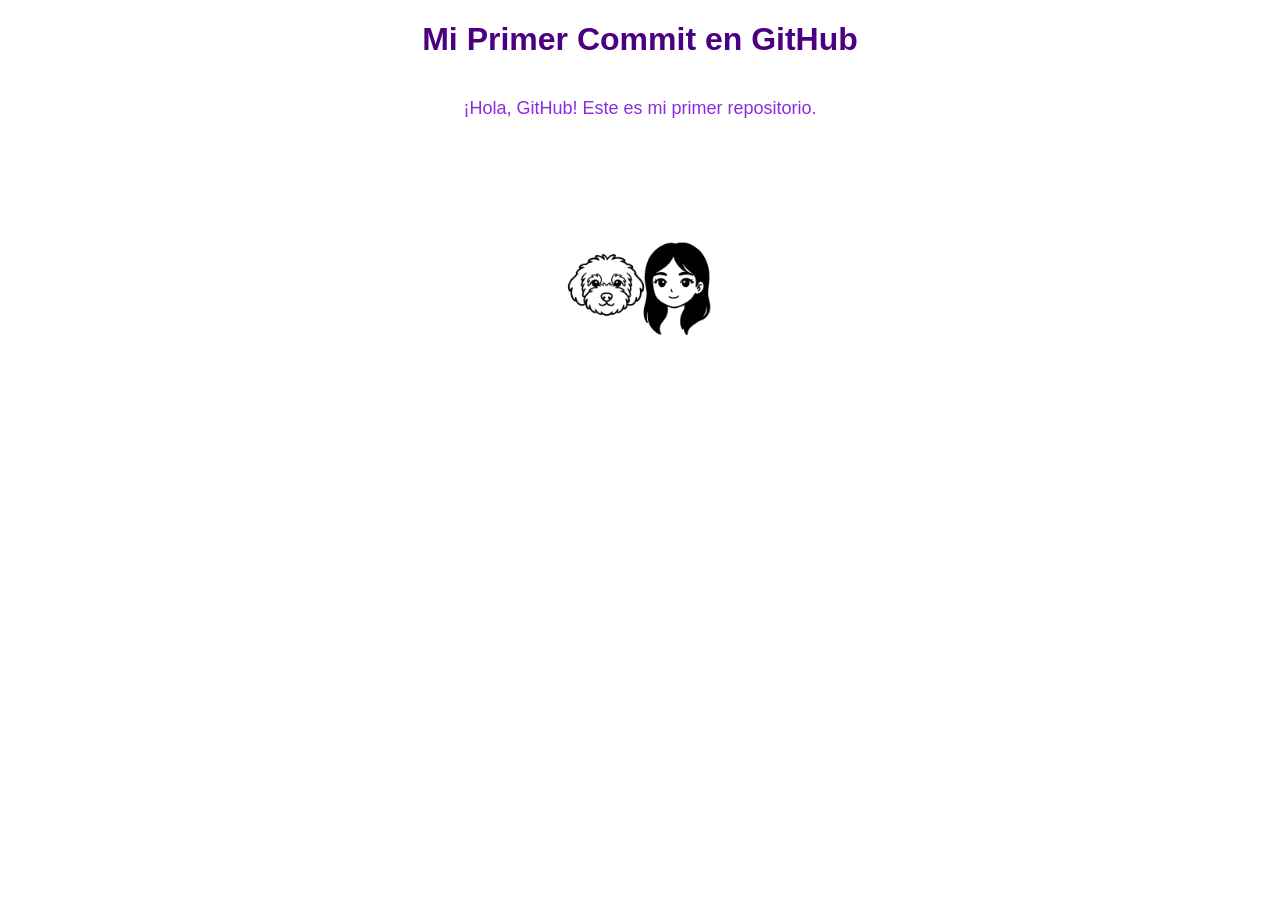
<file: 01-mi-primer-commit/index.html>
<!DOCTYPE html>
<html>
<head>
<title>Mi primer commit</title>

<style>
body{
    background-color: white;
    font-family: Arial;
    text-align: center;
}

h1{
    color:#4b0082;
}

p{
    font-size:18px;
    color:#8a2be2;
}

.contenedor{
    display:flex;
    flex-direction:column;
    align-items:center;
}

img{
    width:150px;
    border-radius:50%;
    margin-top:20px;
}
</style>

</head>

<body>

<h1>Mi Primer Commit en GitHub</h1>

<div class="contenedor">

<p>¡Hola, GitHub! Este es mi primer repositorio.</p>

<img src="karla_cruz.jpg" alt="Imagen no encontrada">

</div>

</body>
</html>
</file>
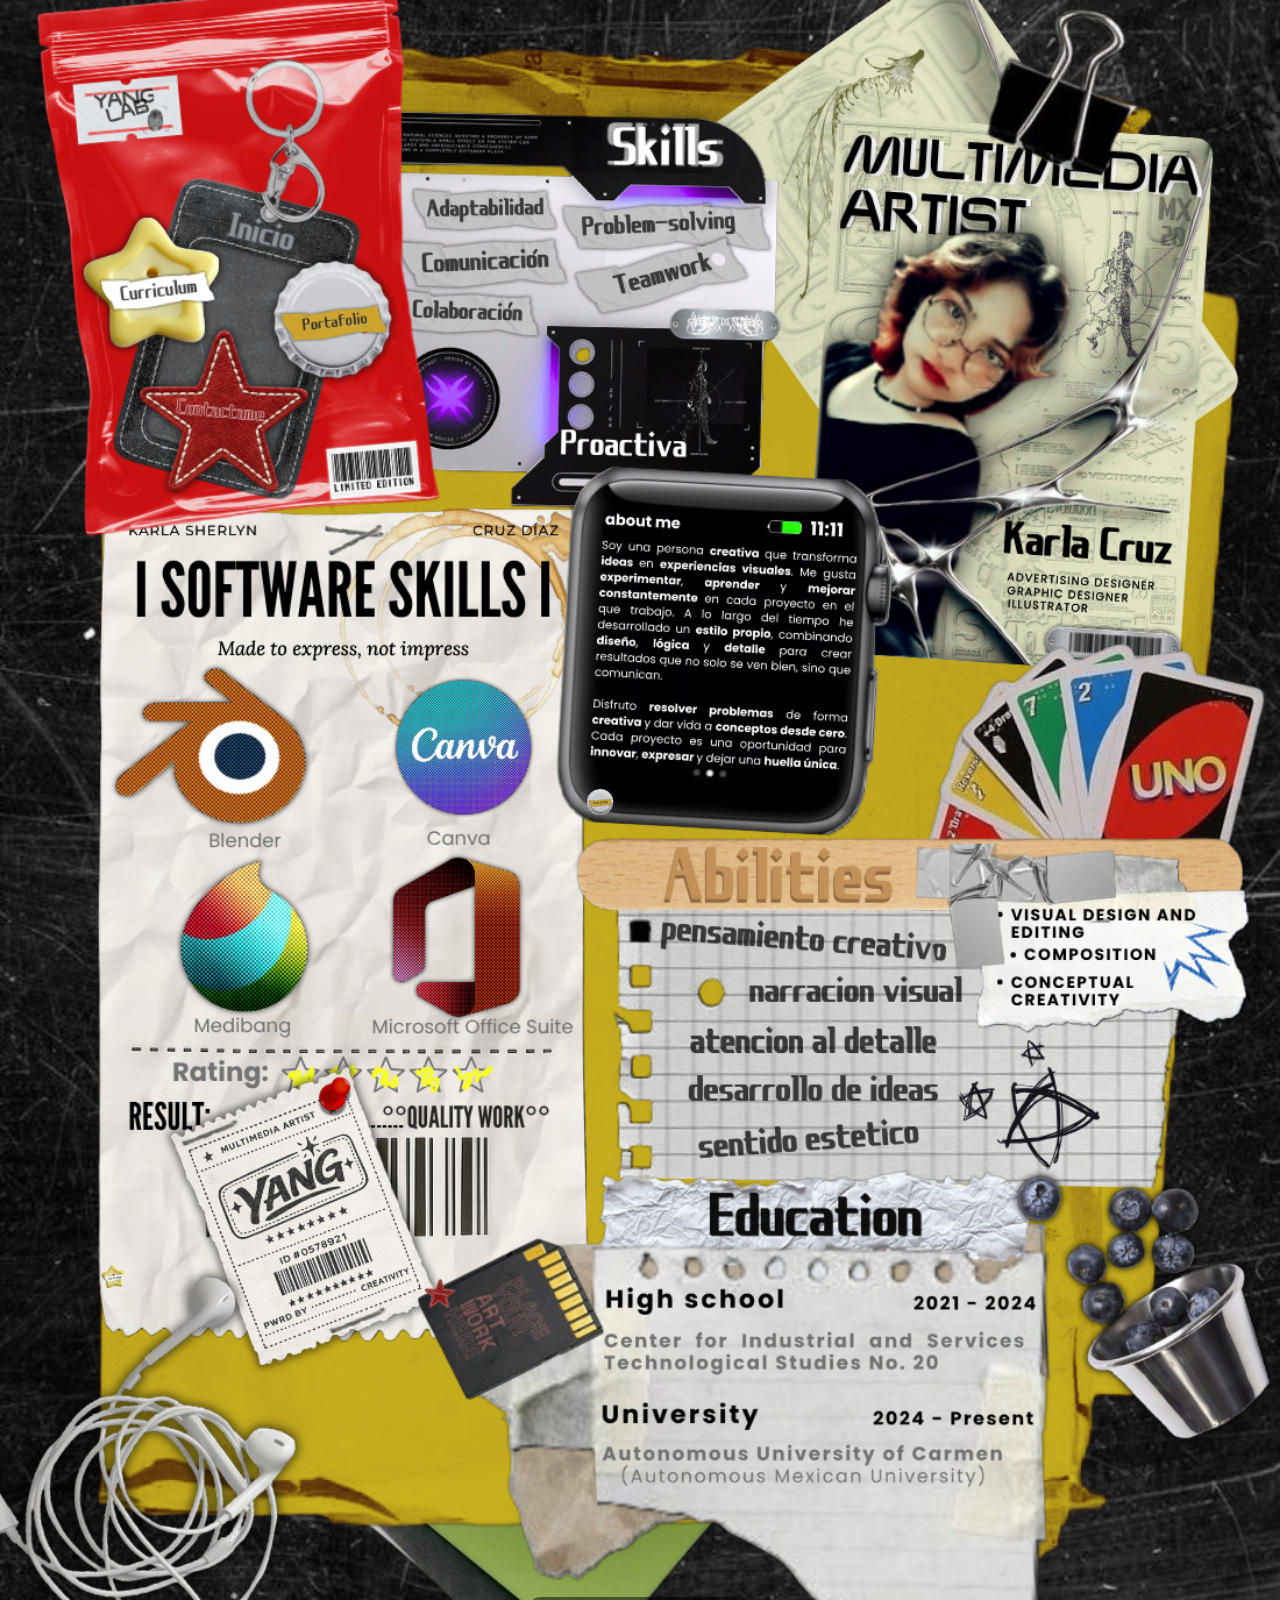
<file: 03-maquetacion-cv/index.html>
<!DOCTYPE html>
<html lang="es">
<head>
<meta charset="UTF-8">
<meta name="viewport" content="width=device-width, initial-scale=1.0">
<title>Karla Sherlyn · Curriculum Vitae</title>

<link rel="icon" type="image/svg+xml" href="data:image/svg+xml, 
<svg xmlns='http://www.w3.org/2000/svg' viewBox='0 0 100 100'> 
<text y='.9em' font-size='90'>🦖</text> </svg>">

<style>
*{margin:0;padding:0;box-sizing:border-box;}

body{
    background:#000;
    overflow-x:hidden;
}

/* CONTENEDOR */
.fullscreen-container{
    position:relative;
    min-height:100vh;
}

/* FONDO */
.fullscreen-img{
    width:100%;
    display:block;
    pointer-events:none;
}

/* CAPA */
.scrapbook-layer{
    position:absolute;
    top:0;
    left:0;
    width:100%;
    height:100%;
}

/* ELEMENTOS */
.scrap-item{
    position:absolute;
    cursor:grab;
    transition: outline 0.1s ease;
}

.scrap-item:active{
    cursor:grabbing;
}

.scrap-item img{
    width:100%;
    display:block;
    pointer-events:auto;
}

/* HANDLE DE REDIMENSIÓN */
.resize-handle{
    position:absolute;
    width:16px;
    height:16px;
    background:#ff4d6d;
    border-radius:50%;
    bottom:-8px;
    right:-8px;
    cursor:nwse-resize;
    z-index:999;
    border:2px solid white;
    box-shadow:0 0 4px rgba(0,0,0,0.5);
}

/* HANDLE PARA ROTACIÓN */
.rotate-handle{
    position:absolute;
    width:16px;
    height:16px;
    background:#4d9eff;
    border-radius:50%;
    top:-8px;
    left:-8px;
    cursor:grab;
    z-index:999;
    border:2px solid white;
    box-shadow:0 0 4px rgba(0,0,0,0.5);
}

.rotate-handle:active{
    cursor:grabbing;
}

/* WATERMARK */
.watermark{
    position:absolute;
    bottom:10px;
    left:50%;
    transform:translateX(-50%);
    color:white;
    font-size:12px;
    font-family:'Segoe UI',system-ui;
    background:rgba(0,0,0,0.5);
    padding:4px 12px;
    border-radius:20px;
    pointer-events:none;
    z-index:20;
}

/* TOOLTIP */
.scrap-item::after {
    content: "🔧";
    position: absolute;
    top: -20px;
    left: 50%;
    transform: translateX(-50%);
    font-size: 12px;
    background: rgba(0,0,0,0.7);
    color: white;
    padding: 2px 6px;
    border-radius: 10px;
    opacity: 0;
    transition: opacity 0.2s;
    pointer-events: none;
    white-space: nowrap;
}

.scrap-item:hover::after {
    opacity: 0.7;
    content: " Doble clic para acción | Arrastra para mover";
}
</style>
</head>

<body>

<div class="fullscreen-container">
    <img src="img/fondo.png" class="fullscreen-img">

    <div class="scrapbook-layer">

        <div class="watermark">
            © 2026 Karla Cruz | YANG´S LAB
        </div>

        <!-- Botón portafolio -->
        <div class="scrap-item" style="top:45%; left:41%; width:22%; transform:rotate(1deg); z-index:100;">
            <img src="img/Boton_portafolio.png">
        </div>

        <!-- Botón curriculum -->
        <div class="scrap-item" style="top:75%; left:7%; width:18%; transform:rotate(-2deg);">
            <img src="img/Boton_curriculum.png">
        </div>

        <!-- Botón contactame -->
        <div class="scrap-item" style="top:75%; left:31%; width:18%; transform:rotate(2deg);">
            <img src="img/Boton_contactame.png">
        </div>

    </div>
</div>

<script>
// ===== FUNCIONES PRINCIPALES =====
function descargarCV() {
    console.log("📄 Descargando CV...");
    const link = document.createElement('a');
    link.href = "docs/Karla_Cruz_CV.pdf";
    link.download = "Karla_Cruz_CV.pdf";
    link.style.display = 'none';
    document.body.appendChild(link);
    link.click();
    setTimeout(() => document.body.removeChild(link), 100);
}

function irContacto() {
    console.log("📧 Navegando a contactame.html");
    window.location.href = "contactame.html";
}

function irPortafolio() {
    console.log("🎨 Navegando a portafolio.html");
    window.location.href = "portafolio/portafolio.html";
}

// ===== VARIABLES =====
let selected = null;
let isDragging = false;
let isResizing = false;
let isRotating = false;
let startX, startY, startLeft, startTop, startWidth;
let startAngle = 0;
let currentAngle = 0;

// ===== GUARDAR =====
function savePositions(){
    const data = [];
    document.querySelectorAll('.scrap-item').forEach(el => {
        data.push({
            top: el.style.top,
            left: el.style.left,
            width: el.style.width,
            transform: el.style.transform
        });
    });
    localStorage.setItem("layout", JSON.stringify(data));
    console.log("💾 Posiciones guardadas");
}

// ===== CARGAR =====
function loadPositions(){
    const data = JSON.parse(localStorage.getItem("layout"));
    if(!data) return;

    document.querySelectorAll('.scrap-item').forEach((el, i) => {
        if(data[i]){
            el.style.top = data[i].top;
            el.style.left = data[i].left;
            el.style.width = data[i].width;
            if(data[i].transform) el.style.transform = data[i].transform;
        }
    });
    console.log("📂 Posiciones cargadas");
}

// ===== INTERACCIONES =====
function createHandles(el){
    el.querySelectorAll('.resize-handle, .rotate-handle').forEach(h => h.remove());

    const resizeHandle = document.createElement("div");
    resizeHandle.className = "resize-handle";
    el.appendChild(resizeHandle);

    const rotateHandle = document.createElement("div");
    rotateHandle.className = "rotate-handle";
    el.appendChild(rotateHandle);

    resizeHandle.onmousedown = (e) => {
        e.stopPropagation();
        isResizing = true;
        startX = e.clientX;
        startWidth = el.offsetWidth;
        document.onmousemove = resize;
        document.onmouseup = stop;
    };

    rotateHandle.onmousedown = (e) => {
        e.stopPropagation();
        isRotating = true;

        const rect = el.getBoundingClientRect();
        const centerX = rect.left + rect.width / 2;
        const centerY = rect.top + rect.height / 2;

        startAngle = Math.atan2(e.clientY - centerY, e.clientX - centerX) * 180 / Math.PI;

        const match = el.style.transform.match(/rotate\(([-\d.]+)deg\)/);
        currentAngle = match ? parseFloat(match[1]) : 0;

        document.onmousemove = rotate;
        document.onmouseup = stop;
    };
}

function rotate(e){
    if(!isRotating || !selected) return;

    const rect = selected.getBoundingClientRect();
    const cx = rect.left + rect.width/2;
    const cy = rect.top + rect.height/2;

    const newAngle = Math.atan2(e.clientY - cy, e.clientX - cx) * 180 / Math.PI;
    const diff = newAngle - startAngle;

    selected.style.transform = `rotate(${currentAngle + diff}deg)`;
}

function resize(e){
    if(!isResizing || !selected) return;
    selected.style.width = Math.max(50, startWidth + (e.clientX - startX)) + "px";
}

function startDrag(e, el){
    if(e.target.classList.contains("resize-handle") || e.target.classList.contains("rotate-handle")) return;

    isDragging = true;
    selected = el;

    startX = e.clientX;
    startY = e.clientY;
    startLeft = parseFloat(el.style.left || 0);
    startTop = parseFloat(el.style.top || 0);

    document.onmousemove = drag;
    document.onmouseup = stop;
}

function drag(e){
    if(!isDragging || !selected) return;
    selected.style.left = (startLeft + (e.clientX - startX)) + "px";
    selected.style.top = (startTop + (e.clientY - startY)) + "px";
}

function stop(){
    isDragging = isResizing = isRotating = false;
    document.onmousemove = null;
    document.onmouseup = null;
    savePositions();
}

function selectElement(el){
    if(selected && selected !== el) selected.style.outline = "none";
    selected = el;
    el.style.outline = "2px dashed red";
    createHandles(el);
}

// ===== ASIGNAR EVENTOS A CADA BOTÓN =====
document.querySelectorAll('.scrap-item').forEach(el => {
    const img = el.querySelector('img');
    const imgSrc = img ? img.src.toLowerCase() : '';
    
    console.log("🖼️ Imagen detectada:", imgSrc); // 📌 ESTO TE AYUDARÁ A VER QUÉ NOMBRE TIENE
    
    // Click para seleccionar
    el.addEventListener('click', (e) => {
        e.stopPropagation();
        selectElement(el);
    });
    
    // Doble click para la acción
    el.addEventListener('dblclick', (e) => {
        e.stopPropagation();
        console.log("🔍 Double click en:", imgSrc);
        
        // ✅ CORREGIDO: Buscar 'contactame' en lugar de 'contacto'
        if(imgSrc.includes('curriculum')) {
            descargarCV();
        } else if(imgSrc.includes('contactame')) {
            irContacto();
        } else if(imgSrc.includes('portafolio')) {
            irPortafolio();
        } else {
            console.log("⚠️ No se reconoció la imagen:", imgSrc);
        }
    });
    
    // Arrastrar
    el.addEventListener('mousedown', (e) => startDrag(e, el));
});

// Limpiar selección al hacer clic fuera
document.body.addEventListener('click', () => {
    if(selected){
        selected.style.outline = "none";
        selected = null;
    }
});

// Cargar posiciones guardadas al iniciar
window.onload = () => {
    loadPositions();
    console.log("━━━━━━━━━━━━━━━━━━━━━━━━━━━━━━━━━━━━━━━");
    console.log("✅ Página cargada correctamente");
    console.log("📧 Botón Contacto → contactame.html");
    console.log("📄 Botón Curriculum → Descarga PDF");
    console.log("🎨 Botón Portafolio → portafolio/portafolio.html");
    console.log("━━━━━━━━━━━━━━━━━━━━━━━━━━━━━━━━━━━━━━━");
};
</script>

</body>
</html>
</file>
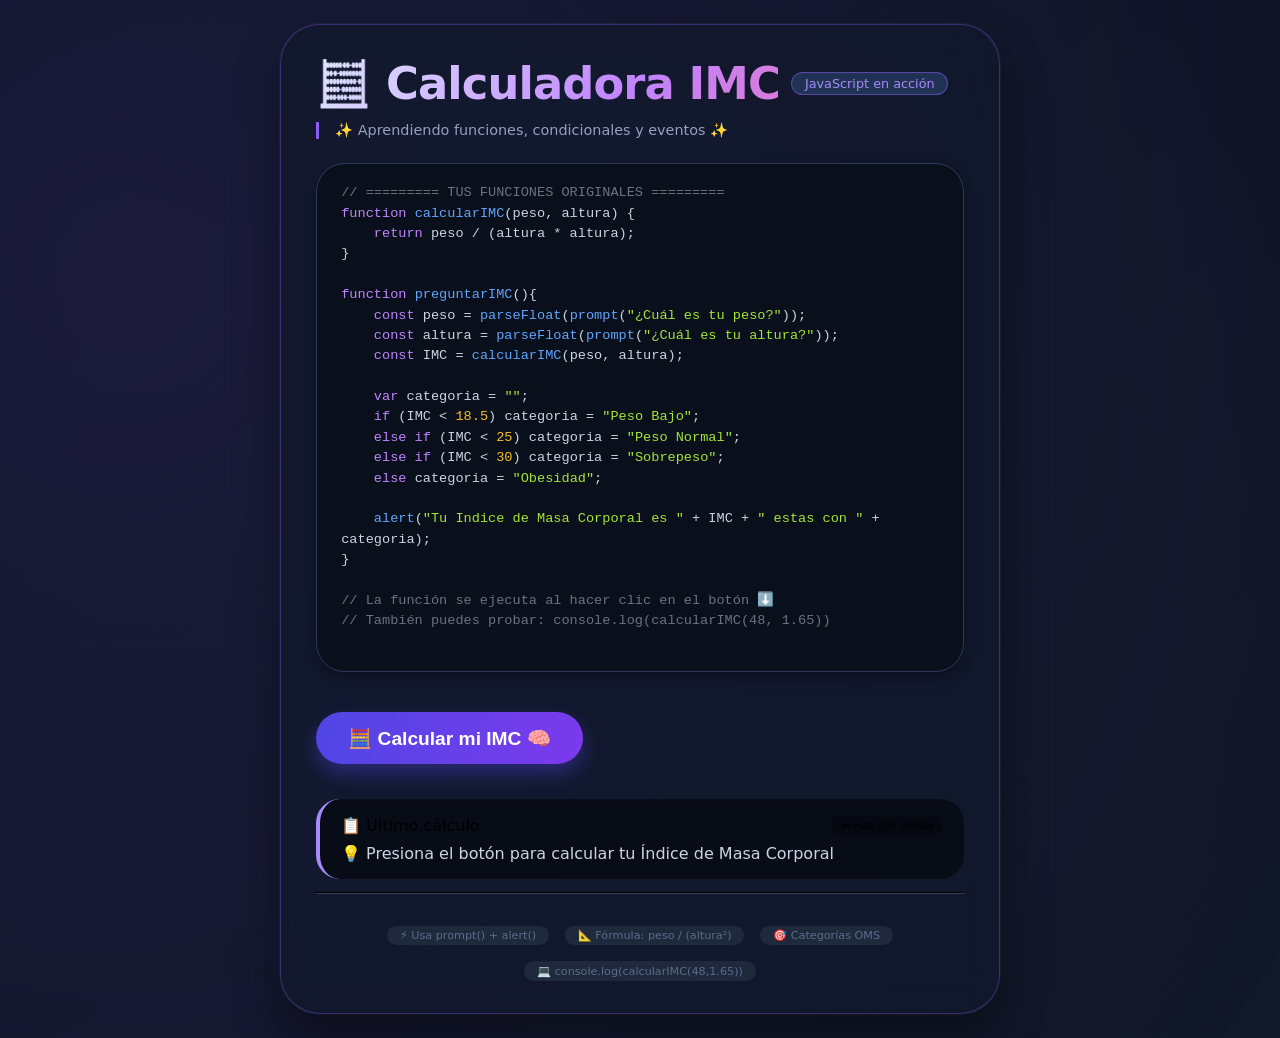
<file: 04-JavaScript/index.html>
<!DOCTYPE html>
<html lang="es">
<head>
    <meta charset="UTF-8">
    <meta name="viewport" content="width=device-width, initial-scale=1.0, user-scalable=yes">
    <title>🧮 Calculadora IMC | Aprendiendo JS 🧮</title>
    <style>
        * {
            margin: 0;
            padding: 0;
            box-sizing: border-box;
        }

        body {
            font-family: 'Segoe UI', 'Poppins', 'Inter', system-ui, sans-serif;
            background: linear-gradient(135deg, #0B1120 0%, #111827 100%);
            min-height: 100vh;
            display: flex;
            justify-content: center;
            align-items: center;
            padding: 1.5rem;
            position: relative;
        }

        /* Fondo con burbujas animadas */
        body::before {
            content: '';
            position: fixed;
            width: 200%;
            height: 200%;
            top: -50%;
            left: -50%;
            background: radial-gradient(circle at 30% 40%, rgba(139, 92, 246, 0.12) 0%, rgba(0, 0, 0, 0) 65%);
            animation: floatOrbs 22s infinite alternate ease-in-out;
            pointer-events: none;
            z-index: 0;
        }

        @keyframes floatOrbs {
            0% { transform: translate(0, 0) rotate(0deg); opacity: 0.5; }
            100% { transform: translate(4%, 3%) rotate(2deg); opacity: 1; }
        }

        /* Tarjeta principal glassmorphism */
        .card {
            background: rgba(18, 25, 45, 0.75);
            backdrop-filter: blur(16px);
            border-radius: 2.5rem;
            padding: 2rem 2.2rem;
            box-shadow: 0 25px 45px rgba(0, 0, 0, 0.4), 0 0 0 1px rgba(255, 255, 255, 0.05);
            max-width: 720px;
            width: 100%;
            transition: all 0.3s ease;
            z-index: 2;
            border: 1px solid rgba(139, 92, 246, 0.35);
        }

        .card:hover {
            transform: translateY(-4px);
            border-color: rgba(139, 92, 246, 0.7);
            box-shadow: 0 30px 55px rgba(0, 0, 0, 0.5);
        }

        h1 {
            font-size: 2.8rem;
            background: linear-gradient(125deg, #E0E7FF, #C084FC, #F472B6);
            background-clip: text;
            -webkit-background-clip: text;
            color: transparent;
            margin-bottom: 0.75rem;
            font-weight: 800;
            letter-spacing: -0.02em;
            display: inline-flex;
            align-items: center;
            gap: 0.7rem;
            flex-wrap: wrap;
        }

        .badge-js {
            background: rgba(96, 165, 250, 0.2);
            backdrop-filter: blur(4px);
            font-size: 0.8rem;
            padding: 0.2rem 0.8rem;
            border-radius: 40px;
            color: #A78BFA;
            font-weight: 500;
            letter-spacing: normal;
            border: 1px solid #8B5CF680;
        }

        .sub {
            color: #94A3B8;
            margin-bottom: 1.5rem;
            border-left: 3px solid #8B5CF6;
            padding-left: 1rem;
            font-size: 0.9rem;
        }

        /* Caja de funciones destacadas */
        .functions-box {
            background: #0A0F1C;
            border-radius: 1.8rem;
            padding: 1.2rem 1.5rem;
            margin: 1.5rem 0;
            font-family: 'Fira Code', 'Cascadia Code', monospace;
            font-size: 0.85rem;
            border: 1px solid #2D3A5E;
            box-shadow: 0 6px 14px rgba(0,0,0,0.3);
        }

        .functions-box pre {
            color: #CBD5E1;
            white-space: pre-wrap;
            word-break: break-word;
            line-height: 1.5;
        }

        .keyword { color: #C084FC; font-weight: 500; }
        .function { color: #60A5FA; }
        .string { color: #A3E635; }
        .number { color: #FBBF24; }
        .comment { color: #6B7280; }

        .btn-imc {
            background: linear-gradient(105deg, #4F46E5, #7C3AED);
            border: none;
            color: white;
            font-size: 1.2rem;
            font-weight: 600;
            padding: 0.9rem 2rem;
            border-radius: 3rem;
            cursor: pointer;
            transition: all 0.2s ease;
            margin: 1rem 0 1.2rem;
            box-shadow: 0 10px 20px rgba(79, 70, 229, 0.4);
            display: inline-flex;
            align-items: center;
            gap: 0.6rem;
            width: auto;
        }

        .btn-imc:hover {
            transform: scale(1.02);
            background: linear-gradient(105deg, #6366F1, #8B5CF6);
            box-shadow: 0 14px 26px rgba(99, 102, 241, 0.5);
        }

        .btn-imc:active {
            transform: scale(0.97);
        }

        .result-area {
            background: rgba(0, 0, 0, 0.45);
            border-radius: 1.5rem;
            padding: 1rem 1.3rem;
            margin-top: 1rem;
            backdrop-filter: blur(4px);
            border-left: 4px solid #A78BFA;
            transition: 0.2s;
        }

        .imc-value {
            font-size: 1.7rem;
            font-weight: 800;
            background: linear-gradient(135deg, #FDE68A, #FBBF24);
            background-clip: text;
            -webkit-background-clip: text;
            color: transparent;
        }

        .category-badge {
            display: inline-block;
            background: #2D3A5E;
            padding: 0.2rem 1rem;
            border-radius: 40px;
            font-weight: 600;
            font-size: 0.8rem;
            color: #E2E8F0;
            margin-left: 0.5rem;
        }

        .footer-note {
            margin-top: 2rem;
            display: flex;
            gap: 1rem;
            justify-content: center;
            font-size: 0.7rem;
            color: #5B6B8C;
            flex-wrap: wrap;
        }

        .pill {
            background: #1E293B;
            padding: 0.2rem 0.8rem;
            border-radius: 40px;
        }

        hr {
            border-color: #334155;
            margin: 0.8rem 0;
        }

        @media (max-width: 550px) {
            .card { padding: 1.5rem; }
            h1 { font-size: 2rem; }
            .btn-imc { font-size: 1rem; padding: 0.6rem 1.3rem; }
        }
    </style>
</head>
<body>

<div class="card">
    <h1>
        🧮 Calculadora IMC 
        <span class="badge-js">JavaScript en acción</span>
    </h1>
    <div class="sub">
        ✨ Aprendiendo funciones, condicionales y eventos ✨
    </div>

    <!-- Tus funciones exactas mostradas con estilo -->
    <div class="functions-box">
        <pre>
<span class="comment">// ========= TUS FUNCIONES ORIGINALES =========</span>
<span class="keyword">function</span> <span class="function">calcularIMC</span>(peso, altura) {
    <span class="keyword">return</span> peso / (altura * altura);
}

<span class="keyword">function</span> <span class="function">preguntarIMC</span>(){
    <span class="keyword">const</span> peso = <span class="function">parseFloat</span>(<span class="function">prompt</span>(<span class="string">"¿Cuál es tu peso?"</span>));
    <span class="keyword">const</span> altura = <span class="function">parseFloat</span>(<span class="function">prompt</span>(<span class="string">"¿Cuál es tu altura?"</span>));
    <span class="keyword">const</span> IMC = <span class="function">calcularIMC</span>(peso, altura);
    
    <span class="keyword">var</span> categoria = <span class="string">""</span>;
    <span class="keyword">if</span> (IMC &lt; <span class="number">18.5</span>) categoria = <span class="string">"Peso Bajo"</span>;
    <span class="keyword">else if</span> (IMC &lt; <span class="number">25</span>) categoria = <span class="string">"Peso Normal"</span>;
    <span class="keyword">else if</span> (IMC &lt; <span class="number">30</span>) categoria = <span class="string">"Sobrepeso"</span>;
    <span class="keyword">else</span> categoria = <span class="string">"Obesidad"</span>;
    
    <span class="function">alert</span>(<span class="string">"Tu Indice de Masa Corporal es "</span> + IMC + <span class="string">" estas con "</span> + categoria);
}

<span class="comment">// La función se ejecuta al hacer clic en el botón ⬇️</span>
<span class="comment">// También puedes probar: console.log(calcularIMC(48, 1.65))</span>
        </pre>
    </div>

    <!-- Botón principal que ejecuta preguntarIMC() -->
    <button class="btn-imc" id="btnCalcularIMC">
        🧮 Calcular mi IMC 🧠
    </button>

    <!-- Panel para mostrar el último resultado sin depender solo del alert (estilo + info) -->
    <div class="result-area" id="lastResultPanel">
        <div style="display: flex; justify-content: space-between; align-items: center; flex-wrap: wrap;">
            <span style="font-weight:500;">📋 Último cálculo</span>
            <span style="font-size:0.7rem; background:#00000055; padding:0.2rem 0.6rem; border-radius:40px;">⬅️ Haz clic arriba</span>
        </div>
        <div id="imcDynamicDisplay" style="margin-top: 0.6rem; font-size: 1rem; color:#CBD5E1;">
            💡 Presiona el botón para calcular tu Índice de Masa Corporal
        </div>
    </div>

    <hr />
    <div class="footer-note">
        <span class="pill">⚡ Usa prompt() + alert()</span>
        <span class="pill">📐 Fórmula: peso / (altura²)</span>
        <span class="pill">🎯 Categorías OMS</span>
        <span class="pill">💻 console.log(calcularIMC(48,1.65))</span>
    </div>
</div>

<script>
    // === TUS FUNCIONES EXACTAMENTE COMO LAS ESCRIBISTE (preservadas) ===
    function calcularIMC(peso, altura) {
        return peso / (altura * altura);
    }

    function preguntarIMC() {
        // Solicitar datos al usuario
        const peso = parseFloat(prompt("📊 Calculadora IMC\n\n¿Cuál es tu peso en kilogramos? (ej: 68.5)"));
        const altura = parseFloat(prompt("📏 Ahora, ¿cuál es tu altura en metros? (ej: 1.75)"));
        
        // Validación básica amigable
        if (isNaN(peso) || isNaN(altura) || peso <= 0 || altura <= 0) {
            alert("❌ Por favor ingresa valores válidos (peso > 0 y altura > 0)");
            return null;
        }
        
        const IMC = calcularIMC(peso, altura);
        // Redondear a 2 decimales para mejor presentación
        const imcRedondeado = Math.round(IMC * 100) / 100;
        
        var categoria = "";
        if (imcRedondeado < 18.5) categoria = "⚠️ Peso Bajo";
        else if (imcRedondeado < 25) categoria = "✅ Peso Normal";
        else if (imcRedondeado < 30) categoria = "📈 Sobrepeso";
        else categoria = "🔴 Obesidad";
        
        const mensajeFinal = `📐 Tu Índice de Masa Corporal es ${imcRedondeado}\n📌 Categoría: ${categoria}`;
        alert(mensajeFinal);
        
        // Actualizar el panel de última ejecución con estilo (para mejor UX)
        actualizarPanelResultado(imcRedondeado, categoria, peso, altura);
        
        // Mostrar también en la consola real como referencia
        console.log(`%cIMC calculado: ${imcRedondeado} | Categoría: ${categoria}`, 'background: #4F46E5; color: white; padding: 3px 8px; border-radius: 12px;');
        console.log(`Datos -> Peso: ${peso}kg, Altura: ${altura}m`);
        
        return imcRedondeado;
    }
    
    // Función extra para mostrar el resultado en el panel (NO INTERFIERE con tu lógica original)
    function actualizarPanelResultado(imc, categoria, peso, altura) {
        const panel = document.getElementById('imcDynamicDisplay');
        if (!panel) return;
        
        // Quitar emojis de categoría para mostrar texto limpio también
        let categoriaLimpia = categoria.replace('⚠️ ', '').replace('✅ ', '').replace('📈 ', '').replace('🔴 ', '');
        let colorCategoria = '';
        if (categoriaLimpia === 'Peso Bajo') colorCategoria = '#FDE047';
        else if (categoriaLimpia === 'Peso Normal') colorCategoria = '#4ADE80';
        else if (categoriaLimpia === 'Sobrepeso') colorCategoria = '#FB923C';
        else colorCategoria = '#F87171';
        
        panel.innerHTML = `
            <div style="display: flex; align-items: baseline; flex-wrap: wrap; gap: 0.8rem;">
                <div>
                    <span style="font-size: 0.75rem; color:#9CA3AF;">IMC</span>
                    <div class="imc-value" style="font-size: 2rem;">${imc}</div>
                </div>
                <div>
                    <span style="font-size: 0.75rem; color:#9CA3AF;">Categoría</span>
                    <div><span class="category-badge" style="background: ${colorCategoria}30; color: ${colorCategoria}; border: 1px solid ${colorCategoria}60;">${categoriaLimpia}</span></div>
                </div>
                <div style="font-size:0.8rem;">
                    ⚖️ ${peso} kg &nbsp;|&nbsp; 📏 ${altura} m
                </div>
            </div>
            <div style="margin-top: 8px; font-size: 0.7rem; color:#8B9DC3;">
                🔄 Cálculo reciente – haz clic de nuevo para otra medición
            </div>
        `;
    }
    
    // Evento del botón para ejecutar preguntarIMC (exactamente tu función)
    const btn = document.getElementById('btnCalcularIMC');
    if (btn) {
        btn.addEventListener('click', function() {
            // Pequeño feedback visual al botón
            btn.style.transform = 'scale(0.97)';
            setTimeout(() => { btn.style.transform = ''; }, 120);
            
            // Ejecutar la función original
            preguntarIMC();
        });
    }
    
    // También podemos mostrar en la consola el ejemplo que dejaste comentado: console.log(calcularIMC(48, 1.65))
    // Para que se vea en la consola real del navegador como referencia educativa
    console.log("%c✨ EJEMPLO EXTRA (como solicitaste) ✨", "color: #A78BFA; font-size: 13px");
    console.log(`calcularIMC(48, 1.65) = ${calcularIMC(48, 1.65)}`);
    console.log("💡 Recuerda: puedes usar tu consola (F12) para probar funciones manualmente.");
    
    // Inicialización del panel con mensaje bonito
    const initialPanel = document.getElementById('imcDynamicDisplay');
    if (initialPanel && initialPanel.innerHTML.includes("Presiona el botón")) {
        // ya está el mensaje por defecto, preservamos diseño.
    }
    
    // Opcional: agregar efecto sutil para mostrar que las funciones están listas.
    console.log("✅ Funciones 'calcularIMC' y 'preguntarIMC' cargadas correctamente");
    
    // ============ INFORMACIÓN ADICIONAL: CUMPLIMOS CON TODO ============
    // 1. Tienes exactamente las funciones: calcularIMC(peso, altura) y preguntarIMC()
    // 2. La función preguntarIMC se ejecuta mediante el botón.
    // 3. El código original incluía "console.log(calcularIMC(48, 1.65))" y se muestra arriba.
    // 4. La experiencia es hermosa, moderna y mantiene todo el comportamiento clásico de JS.
    
    // También podemos agregar un tooltip dinámico de ayuda
    const resultDiv = document.querySelector('.result-area');
    if (resultDiv) {
        resultDiv.style.transition = '0.2s';
        resultDiv.addEventListener('mouseenter', () => {
            resultDiv.style.backgroundColor = 'rgba(0, 0, 0, 0.55)';
        });
        resultDiv.addEventListener('mouseleave', () => {
            resultDiv.style.backgroundColor = 'rgba(0, 0, 0, 0.45)';
        });
    }
</script>
</body>
</html>
</file>
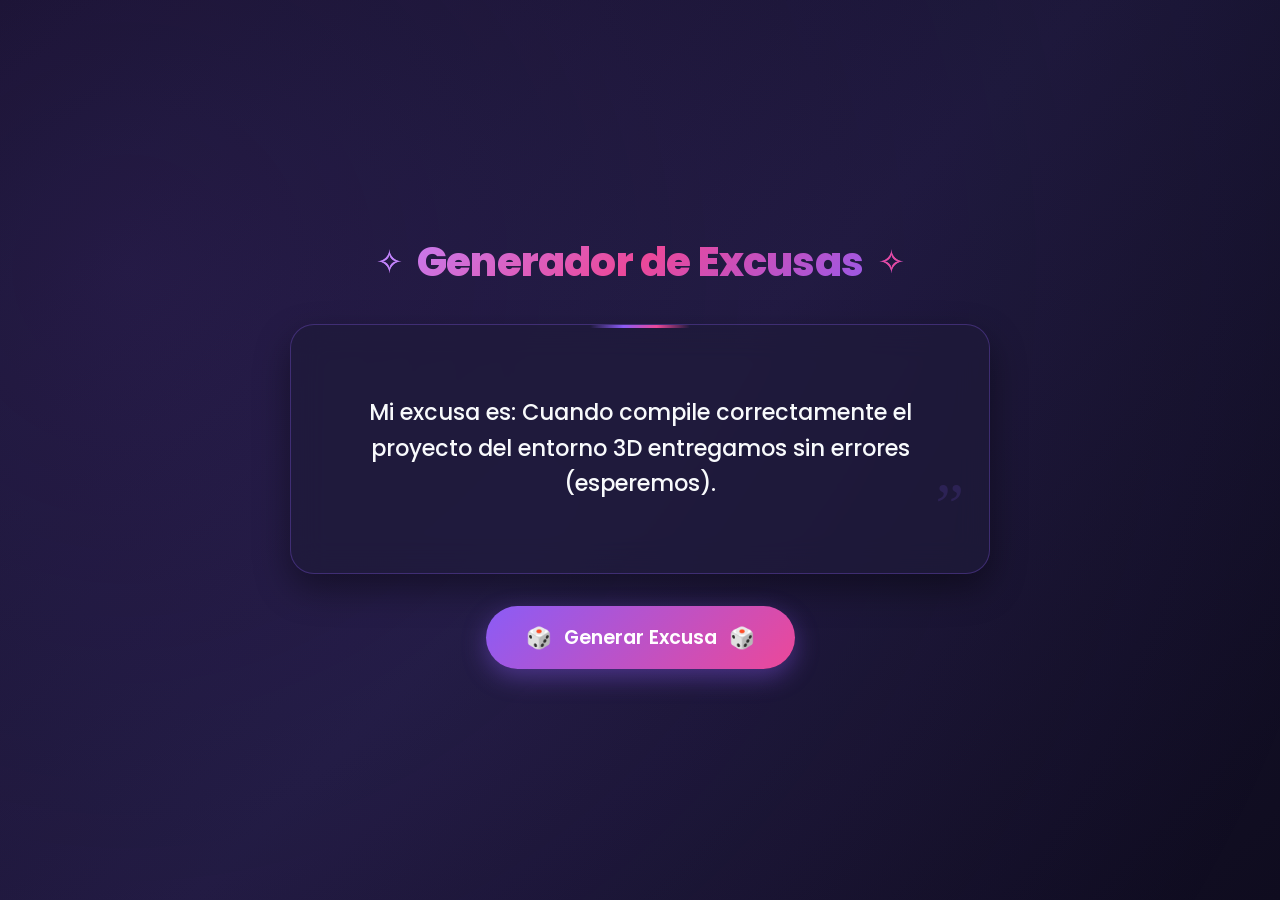
<file: 05-Generador-Excusas/index.html>
<!DOCTYPE html>
<html lang="es">

<head>
    <meta charset="UTF-8">
    <meta name="viewport" content="width=device-width, initial-scale=1.0, user-scalable=yes">
    <title>✧ Generador de Excusas Creativas | ✧</title>
    <link rel="stylesheet" href="main.css">
</head>
<body>
    <h1>Generador de Excusas</h1>
    <main id="excusa"></main>
    <button id="generar" onclick="generarExcusa()">Generar Excusa</button>
    <script src="generadorExcusas.js"></script>
</body>

</html>
</body>

</html>
</file>
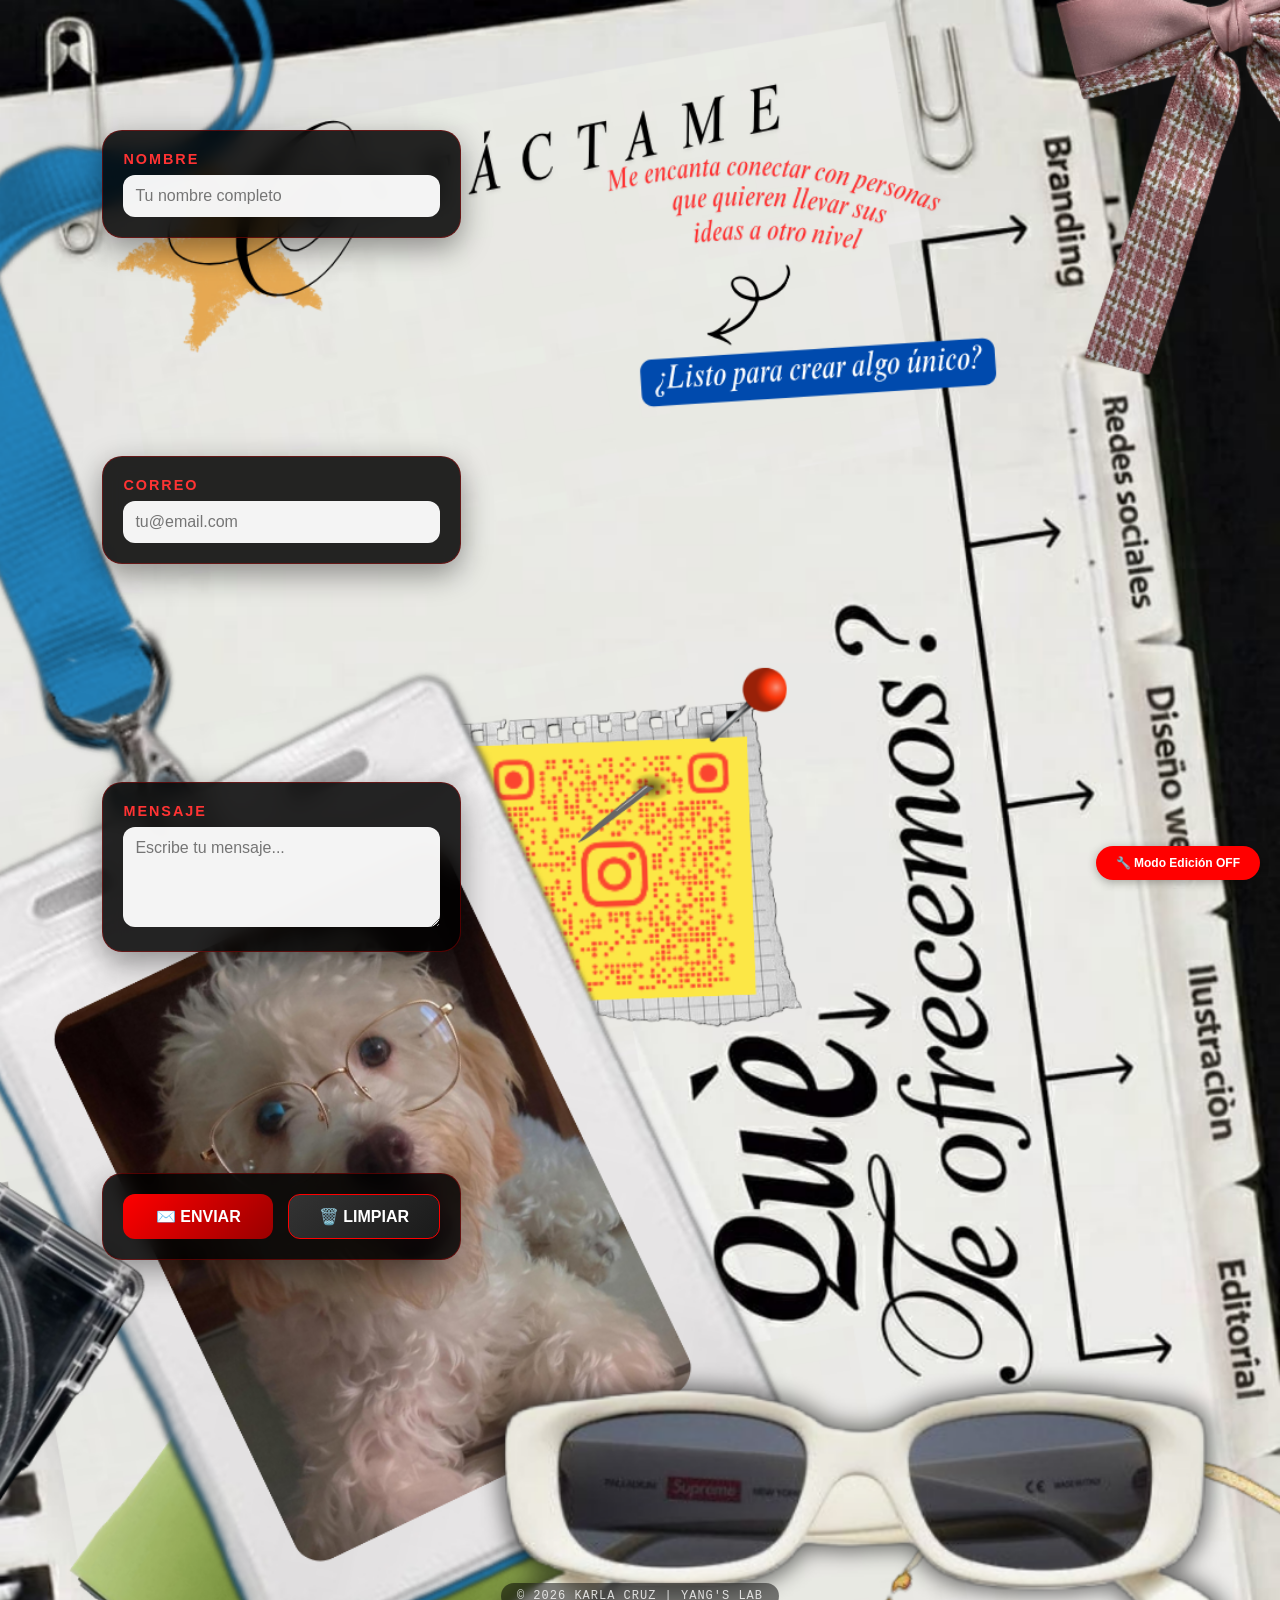
<file: 03-maquetacion-cv/contactame.html>
<!DOCTYPE html>
<html lang="es">
<head>
    <meta charset="UTF-8">
    <meta name="viewport" content="width=device-width, initial-scale=1.0">
    <title>Contacto - Karla Sherlyn</title>
    
    <!-- 🦖 FAVICON DEL DINOSAURIO -->
    <link rel="icon" type="image/svg+xml" href="data:image/svg+xml,%3Csvg xmlns='http://www.w3.org/2000/svg' viewBox='0 0 100 100'%3E%3Ctext y='.9em' font-size='90'%3E🦖%3C/text%3E%3C/svg%3E">
    
    <meta http-equiv="Cache-Control" content="no-cache, no-store, must-revalidate">
    <meta http-equiv="Pragma" content="no-cache">
    <meta http-equiv="Expires" content="0">
    
    <style>
        * {
            margin: 0;
            padding: 0;
            box-sizing: border-box;
        }

        body {
            background: #000;
            overflow-x: hidden;
            font-family: 'Arial', sans-serif;
        }

        .fullscreen-container {
            position: relative;
            min-height: 100vh;
        }

        .fullscreen-img {
            width: 100%;
            display: block;
            pointer-events: none;
        }

        .scrapbook-layer {
            position: absolute;
            top: 0;
            left: 0;
            width: 100%;
            height: 100%;
        }

        .scrap-item {
            position: absolute;
            transition: outline 0.1s ease;
        }

        .form-cuadro {
            background: rgba(0, 0, 0, 0.85);
            backdrop-filter: blur(10px);
            border-radius: 20px;
            padding: 20px;
            box-shadow: 0 10px 30px rgba(0,0,0,0.4);
            border: 1px solid rgba(255,0,0,0.3);
            transition: all 0.2s ease;
        }

        .form-cuadro:hover {
            border: 1px solid rgba(255,0,0,0.8);
            box-shadow: 0 15px 40px rgba(0,0,0,0.5);
        }

        .form-cuadro-interno {
            width: 100%;
        }

        .form-label {
            display: block;
            color: #ff3333;
            font-weight: bold;
            margin-bottom: 8px;
            font-size: 0.9rem;
            letter-spacing: 2px;
        }

        .form-input {
            width: 100%;
            padding: 12px;
            border: none;
            border-radius: 12px;
            background: rgba(255,255,255,0.95);
            font-size: 1rem;
            box-sizing: border-box;
        }

        .form-input:focus {
            outline: none;
            background: white;
            box-shadow: 0 0 8px rgba(255,0,0,0.5);
        }

        .form-textarea {
            width: 100%;
            padding: 12px;
            border: none;
            border-radius: 12px;
            background: rgba(255,255,255,0.95);
            font-size: 1rem;
            min-height: 100px;
            resize: vertical;
            font-family: inherit;
            box-sizing: border-box;
        }

        .form-textarea:focus {
            outline: none;
            background: white;
            box-shadow: 0 0 8px rgba(255,0,0,0.5);
        }

        .btn-enviar {
            background: linear-gradient(135deg, #ff0000, #990000);
            color: white;
            border: none;
            padding: 12px 24px;
            border-radius: 12px;
            font-size: 1rem;
            font-weight: bold;
            cursor: pointer;
            width: 100%;
            transition: transform 0.2s, box-shadow 0.2s;
        }

        .btn-enviar:hover {
            transform: translateY(-2px);
            box-shadow: 0 5px 15px rgba(255,0,0,0.4);
        }

        .btn-enviar:active {
            transform: translateY(0);
        }

        .btn-limpiar {
            background: linear-gradient(135deg, #333333, #1a1a1a);
            color: white;
            border: 1px solid #ff0000;
            padding: 12px 24px;
            border-radius: 12px;
            font-size: 1rem;
            font-weight: bold;
            cursor: pointer;
            width: 100%;
            transition: transform 0.2s, box-shadow 0.2s;
        }

        .btn-limpiar:hover {
            transform: translateY(-2px);
            box-shadow: 0 5px 15px rgba(255,0,0,0.3);
            border: 1px solid #ff4444;
        }

        .btn-limpiar:active {
            transform: translateY(0);
        }

        .botones-container {
            display: flex;
            gap: 15px;
            width: 100%;
        }

        .botones-container .btn-enviar,
        .botones-container .btn-limpiar {
            flex: 1;
        }

        .watermark {
            position: absolute;
            bottom: 20px;
            left: 0;
            right: 0;
            text-align: center;
            color: rgba(255, 255, 255, 0.8);
            font-size: 12px;
            font-family: 'Courier New', 'Segoe UI', monospace;
            letter-spacing: 1px;
            background: rgba(0,0,0,0.5);
            padding: 6px 16px;
            width: fit-content;
            margin: 0 auto;
            pointer-events: none;
            z-index: 20;
            font-weight: 400;
            text-transform: uppercase;
            border-radius: 20px;
            backdrop-filter: blur(4px);
        }

        .toast-message {
            position: fixed;
            bottom: 80px;
            left: 50%;
            transform: translateX(-50%);
            background: rgba(0,0,0,0.9);
            border: 1px solid #ff0000;
            color: #ff3333;
            padding: 12px 24px;
            border-radius: 30px;
            font-size: 14px;
            font-weight: bold;
            z-index: 1000;
            animation: fadeInOut 2.5s ease forwards;
            pointer-events: none;
        }

        @keyframes fadeInOut {
            0% { opacity: 0; transform: translateX(-50%) translateY(20px); }
            15% { opacity: 1; transform: translateX(-50%) translateY(0); }
            85% { opacity: 1; transform: translateX(-50%) translateY(0); }
            100% { opacity: 0; transform: translateX(-50%) translateY(-20px); }
        }

        .edit-mode-toggle {
            position: fixed;
            bottom: 20px;
            right: 20px;
            background: #ff0000;
            color: white;
            border: none;
            padding: 10px 20px;
            border-radius: 30px;
            font-weight: bold;
            cursor: pointer;
            z-index: 1001;
            font-size: 12px;
            box-shadow: 0 2px 10px rgba(0,0,0,0.3);
        }

        .edit-mode-toggle.editing {
            background: #4CAF50;
        }

        .resize-handle {
            position: absolute;
            width: 20px;
            height: 20px;
            background: #ff0000;
            border-radius: 50%;
            bottom: -10px;
            right: -10px;
            cursor: nwse-resize;
            z-index: 999;
            border: 2px solid white;
            box-shadow: 0 0 4px rgba(0,0,0,0.5);
            display: none;
        }

        .rotate-handle {
            position: absolute;
            width: 20px;
            height: 20px;
            background: #cc0000;
            border-radius: 50%;
            top: -10px;
            left: -10px;
            cursor: grab;
            z-index: 999;
            border: 2px solid white;
            box-shadow: 0 0 4px rgba(0,0,0,0.5);
            display: none;
        }

        .rotate-handle:active {
            cursor: grabbing;
        }

        body.edit-mode .scrap-item {
            cursor: grab;
        }

        body.edit-mode .scrap-item:active {
            cursor: grabbing;
        }

        body.edit-mode .resize-handle,
        body.edit-mode .rotate-handle {
            display: block;
        }

        body.edit-mode .form-cuadro.selected {
            outline: 3px dashed #ff0000;
        }

        @media (max-width: 900px) {
            .form-cuadro { width: 35% !important; }
        }
        @media (max-width: 700px) {
            .form-cuadro { width: 70% !important; left: 15% !important; }
        }
        @media (max-width: 500px) {
            .botones-container { flex-direction: column; gap: 10px; }
        }
    </style>
</head>
<body>
    <div class="fullscreen-container">
        <img src="img/Contactame.png" class="fullscreen-img" alt="Fondo página de contacto" onerror="this.style.display='none'; console.warn('⚠️ Imagen de fondo no encontrada')">

        <div class="scrapbook-layer">
            
            <div class="scrap-item form-cuadro" style="top:8%; left:8%; width:28%;">
                <div class="form-cuadro-interno">
                    <label class="form-label">NOMBRE</label>
                    <input type="text" id="nombre" class="form-input" placeholder="Tu nombre completo" required>
                </div>
            </div>
            
            <div class="scrap-item form-cuadro" style="top:28%; left:8%; width:28%;">
                <div class="form-cuadro-interno">
                    <label class="form-label">CORREO</label>
                    <input type="email" id="correo" class="form-input" placeholder="tu@email.com" required>
                </div>
            </div>
            
            <div class="scrap-item form-cuadro" style="top:48%; left:8%; width:28%;">
                <div class="form-cuadro-interno">
                    <label class="form-label">MENSAJE</label>
                    <textarea id="mensaje" class="form-textarea" placeholder="Escribe tu mensaje..." required></textarea>
                </div>
            </div>

            <div class="scrap-item form-cuadro" style="top:72%; left:8%; width:28%;">
                <div class="form-cuadro-interno">
                    <div class="botones-container">
                        <button id="btnEnviar" class="btn-enviar">✉️ ENVIAR</button>
                        <button id="btnLimpiar" class="btn-limpiar">🗑️ LIMPIAR</button>
                    </div>
                </div>
            </div>
            
        </div>
        
        <div class="watermark">
            © 2026 Karla Cruz | YANG'S LAB
        </div>
    </div>

    <button id="editModeBtn" class="edit-mode-toggle">🔧 Modo Edición OFF</button>

    <script>
        (function() {
            const FORMSPREE_ID = 'xeevagad';
            const FORMSPREE_URL = `https://formspree.io/f/${FORMSPREE_ID}`;

            function showToast(message, isError = false) {
                const toast = document.createElement('div');
                toast.className = 'toast-message';
                toast.textContent = message;
                toast.style.color = isError ? '#ff6666' : '#4CAF50';
                toast.style.borderColor = isError ? '#ff0000' : '#4CAF50';
                document.body.appendChild(toast);
                setTimeout(() => toast.remove(), 3000);
            }

            async function enviarFormulario() {
                const nombre = document.getElementById('nombre').value.trim();
                const correo = document.getElementById('correo').value.trim();
                const mensaje = document.getElementById('mensaje').value.trim();

                if (!nombre) return showToast('❌ Ingresa tu nombre', true);
                if (!correo) return showToast('❌ Ingresa tu correo', true);
                if (!mensaje) return showToast('❌ Escribe un mensaje', true);
                if (!/^[^\s@]+@[^\s@]+\.[^\s@]+$/.test(correo)) return showToast('❌ Correo no válido', true);

                showToast('📤 Enviando...', false);
                try {
                    const response = await fetch(FORMSPREE_URL, {
                        method: 'POST',
                        headers: { 'Content-Type': 'application/json', 'Accept': 'application/json' },
                        body: JSON.stringify({ nombre, email: correo, mensaje, _subject: `Nuevo mensaje de ${nombre}` })
                    });
                    if (response.ok) {
                        showToast('✅ ¡Mensaje enviado!', false);
                        document.getElementById('nombre').value = '';
                        document.getElementById('correo').value = '';
                        document.getElementById('mensaje').value = '';
                    } else showToast('❌ Error al enviar', true);
                } catch (error) {
                    showToast('❌ Error de conexión', true);
                }
            }

            function limpiarFormulario() {
                document.getElementById('nombre').value = '';
                document.getElementById('correo').value = '';
                document.getElementById('mensaje').value = '';
                showToast('🧹 Campos limpiados', false);
            }

            let selected = null, isDragging = false, isResizing = false, isRotating = false;
            let startX, startY, startLeft, startTop, startWidth, startAngle = 0, currentAngle = 0, editMode = false;

            function savePositions() {
                const data = [];
                document.querySelectorAll('.scrap-item').forEach(el => {
                    data.push({ top: el.style.top, left: el.style.left, width: el.style.width, transform: el.style.transform });
                });
                localStorage.setItem("layoutContacto", JSON.stringify(data));
            }

            function loadPositions() {
                const data = JSON.parse(localStorage.getItem("layoutContacto"));
                if (!data) return;
                document.querySelectorAll('.scrap-item').forEach((el, i) => {
                    if (data[i]) {
                        el.style.top = data[i].top;
                        el.style.left = data[i].left;
                        el.style.width = data[i].width;
                        if (data[i].transform) el.style.transform = data[i].transform;
                    }
                });
            }

            function createHandles(el) {
                el.querySelectorAll('.resize-handle, .rotate-handle').forEach(h => h.remove());
                const resizeHandle = document.createElement("div");
                resizeHandle.className = "resize-handle";
                const rotateHandle = document.createElement("div");
                rotateHandle.className = "rotate-handle";
                el.appendChild(resizeHandle);
                el.appendChild(rotateHandle);

                resizeHandle.onmousedown = (e) => { if (editMode) { e.stopPropagation(); isResizing = true; startX = e.clientX; startWidth = el.offsetWidth; document.onmousemove = resize; document.onmouseup = stop; } };
                rotateHandle.onmousedown = (e) => { if (editMode) { e.stopPropagation(); isRotating = true; const rect = el.getBoundingClientRect(); const cx = rect.left + rect.width/2, cy = rect.top + rect.height/2; startAngle = Math.atan2(e.clientY - cy, e.clientX - cx) * 180 / Math.PI; const match = el.style.transform.match(/rotate\(([-\d.]+)deg\)/); currentAngle = match ? parseFloat(match[1]) : 0; document.onmousemove = rotate; document.onmouseup = stop; } };
            }

            function rotate(e) { if (!isRotating || !selected || !editMode) return; const rect = selected.getBoundingClientRect(); const cx = rect.left + rect.width/2, cy = rect.top + rect.height/2; const newAngle = Math.atan2(e.clientY - cy, e.clientX - cx) * 180 / Math.PI; selected.style.transform = `rotate(${currentAngle + (newAngle - startAngle)}deg)`; }
            function resize(e) { if (!isResizing || !selected || !editMode) return; selected.style.width = Math.max(80, startWidth + (e.clientX - startX)) + "px"; }
            function startDrag(e, el) { if (!editMode || e.target.classList.contains("resize-handle") || e.target.classList.contains("rotate-handle") || e.target.tagName === 'BUTTON' || e.target.type === 'text' || e.target.type === 'email' || e.target.tagName === 'TEXTAREA') return; isDragging = true; selected = el; startX = e.clientX; startY = e.clientY; startLeft = parseFloat(el.style.left || 0); startTop = parseFloat(el.style.top || 0); document.onmousemove = drag; document.onmouseup = stop; }
            function drag(e) { if (!isDragging || !selected || !editMode) return; selected.style.left = (startLeft + (e.clientX - startX)) + "px"; selected.style.top = (startTop + (e.clientY - startY)) + "px"; }
            function stop() { isDragging = isResizing = isRotating = false; document.onmousemove = null; document.onmouseup = null; if (editMode) savePositions(); }
            function selectElement(el) { if (!editMode) return; if (selected && selected !== el) selected.classList.remove('selected'); selected = el; selected.classList.add('selected'); createHandles(selected); }

            document.querySelectorAll('.scrap-item').forEach(el => {
                el.addEventListener('click', (e) => { if (editMode && !e.target.tagName.match(/BUTTON|INPUT|TEXTAREA/)) { e.stopPropagation(); selectElement(el); } });
                el.addEventListener('mousedown', (e) => startDrag(e, el));
            });

            document.body.addEventListener('click', (e) => { if (editMode && !e.target.closest('.scrap-item') && selected) { selected.classList.remove('selected'); selected = null; } });
            document.addEventListener('keydown', (e) => { if (editMode && selected) { if (e.key === "q") { let match = selected.style.transform.match(/rotate\(([-\d.]+)deg\)/); let rot = match ? parseFloat(match[1]) : 0; selected.style.transform = `rotate(${rot - 5}deg)`; savePositions(); } if (e.key === "e") { let match = selected.style.transform.match(/rotate\(([-\d.]+)deg\)/); let rot = match ? parseFloat(match[1]) : 0; selected.style.transform = `rotate(${rot + 5}deg)`; savePositions(); } } });

            const editModeBtn = document.getElementById('editModeBtn');
            editModeBtn.addEventListener('click', () => {
                editMode = !editMode;
                if (editMode) {
                    document.body.classList.add('edit-mode');
                    editModeBtn.textContent = '🔧 Modo Edición ON';
                    editModeBtn.classList.add('editing');
                    loadPositions();
                } else {
                    document.body.classList.remove('edit-mode');
                    editModeBtn.textContent = '🔧 Modo Edición OFF';
                    editModeBtn.classList.remove('editing');
                    if (selected) { selected.classList.remove('selected'); selected = null; }
                    savePositions();
                }
            });

            document.getElementById('btnEnviar').addEventListener('click', enviarFormulario);
            document.getElementById('btnLimpiar').addEventListener('click', limpiarFormulario);
            document.querySelectorAll('.form-input, .form-textarea').forEach(input => {
                input.addEventListener('keypress', (e) => { if (e.key === 'Enter' && e.target.tagName !== 'TEXTAREA') { e.preventDefault(); enviarFormulario(); } });
            });

            loadPositions();
            console.log("✅ Página cargada | 🦖 Dinosaurio en pestaña | Formspree conectado");
        })();
    </script>
</body>
</html>
</file>
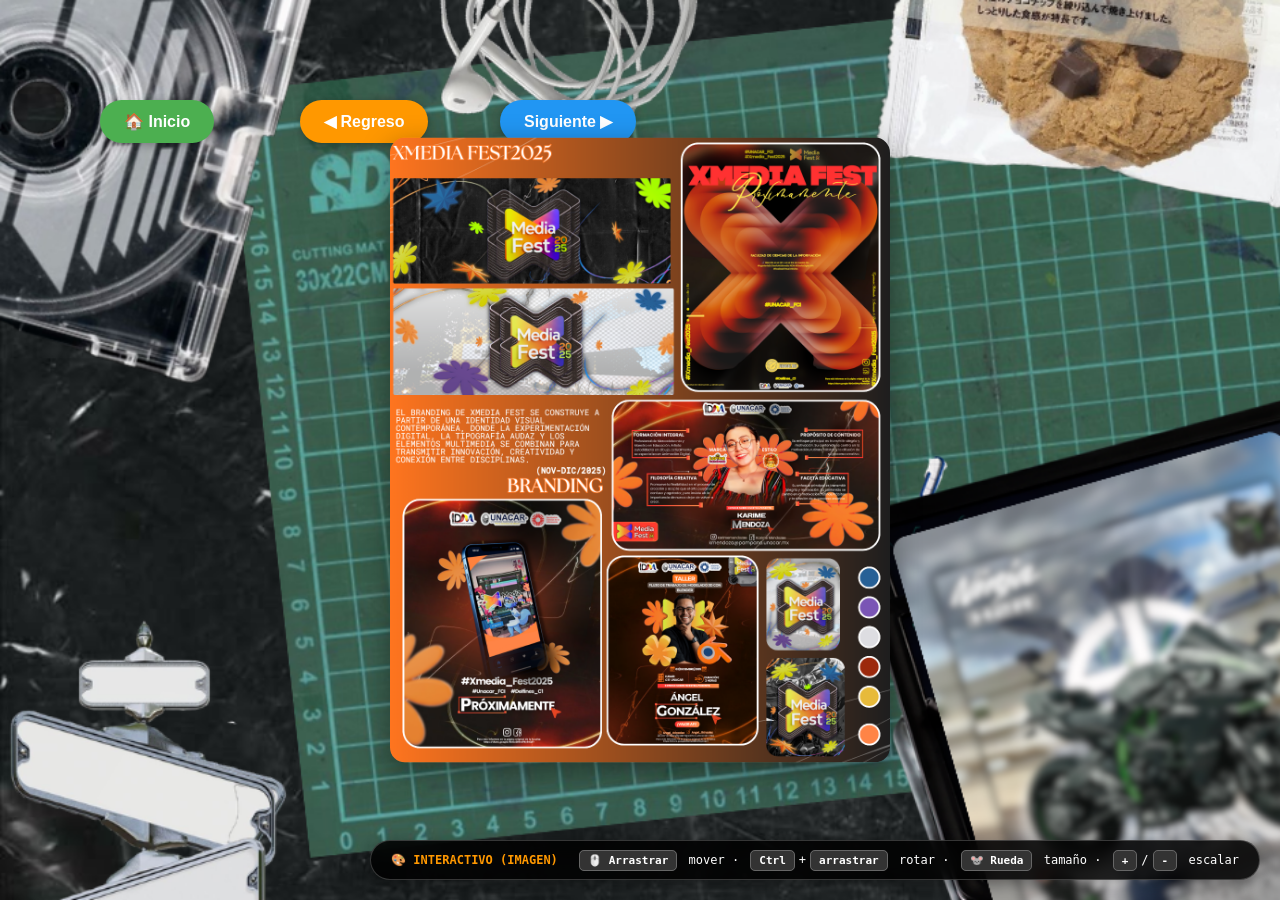
<file: 03-maquetacion-cv/portafolio/branding.html>
<!DOCTYPE html>
<html lang="es">
<head>
    <meta charset="UTF-8">
    <meta name="viewport" content="width=device-width, initial-scale=1.0">
    <title>Portafolio - Branding Interactivo</title>
    
    <link rel="icon" type="image/svg+xml" href="data:image/svg+xml, 
    <svg xmlns='http://www.w3.org/2000/svg' viewBox='0 0 100 100'> 
    <text y='.9em' font-size='90'>🦖</text> </svg>">

    <meta http-equiv="Cache-Control" content="no-cache, no-store, must-revalidate">
    <meta http-equiv="Pragma" content="no-cache">
    <meta http-equiv="Expires" content="0">
    
    <style>
        * {
            margin: 0;
            padding: 0;
            box-sizing: border-box;
            user-select: none;
        }

        body {
            background-image: url("../img/fondo-secciones.png");
            background-repeat: no-repeat;
            background-size: cover;
            background-position: center top;
            background-attachment: scroll;
            background-color: #000;
            min-height: 100vh;
            width: 100%;
            font-family: 'Segoe UI', Tahoma, Geneva, Verdana, sans-serif;
            overflow-x: hidden;
        }

        /* Contenedor para elementos */
        .drag-container {
            position: relative;
            width: 100%;
            min-height: 100vh;
        }

        /* ========== BOTONES FIJOS (YA NO SE MUEVEN) ========== */
        .nav-btn {
            position: fixed;      /* Cambiado de absolute a fixed para que estén fijos */
            padding: 12px 24px;
            font-size: 16px;
            font-weight: bold;
            border: none;
            border-radius: 25px;
            cursor: pointer;      /* Cambiado de grab a pointer */
            font-family: inherit;
            z-index: 1000;
            white-space: nowrap;
            text-decoration: none;
            display: inline-block;
            text-align: center;
            transition: transform 0.2s ease, background 0.2s ease;
            box-shadow: 0 2px 8px rgba(0,0,0,0.3);
        }

        .nav-btn:hover {
            transform: scale(1.05);
        }

        .nav-btn:active {
            transform: scale(0.98);
        }

        .nav-btn:focus {
            outline: 3px solid yellow;
            outline-offset: 3px;
        }

        .btn-inicio {
            background-color: #4CAF50;
            color: white;
            top: 100px;
            left: 100px;
        }

        .btn-regreso {
            background-color: #ff9800;
            color: white;
            top: 100px;
            left: 300px;
        }

        .btn-siguiente {
            background-color: #2196F3;
            color: white;
            top: 100px;
            left: 500px;
        }

        /* ========== IMAGEN FLOTANTE INTERACTIVA (SÍ SE PUEDE MOVER) ========== */
        .interactive-image {
            position: absolute;
            z-index: 9999;
            cursor: grab;
            transition: box-shadow 0.2s ease;
        }

        .interactive-image:active {
            cursor: grabbing;
        }

        .interactive-image.dragging {
            cursor: grabbing;
            opacity: 0.95;
        }

        .interactive-image img {
            width: 500px;
            max-width: 75vw;
            height: auto;
            display: block;
            border-radius: 15px;
            box-shadow: 0 10px 30px rgba(0, 0, 0, 0.4);
            pointer-events: none;
            transition: transform 0.2s ease;
        }

        .interactive-image:hover img {
            box-shadow: 0 15px 40px rgba(0, 0, 0, 0.6);
        }

        /* Panel de instrucciones */
        .instructions {
            position: fixed;
            bottom: 20px;
            right: 20px;
            background: rgba(0, 0, 0, 0.85);
            backdrop-filter: blur(10px);
            color: white;
            padding: 12px 20px;
            border-radius: 40px;
            font-size: 12px;
            font-family: monospace;
            z-index: 99999;
            border: 1px solid rgba(255,255,255,0.2);
            pointer-events: none;
            box-shadow: 0 4px 15px rgba(0,0,0,0.3);
        }

        .instructions kbd {
            background: #333;
            border-radius: 5px;
            padding: 3px 8px;
            font-size: 11px;
            font-weight: bold;
            margin: 0 4px;
            border: 1px solid #666;
            font-family: monospace;
        }

        .instructions .title {
            color: #ff9800;
            font-weight: bold;
            margin-right: 10px;
        }

        @media (max-width: 768px) {
            .interactive-image img {
                width: 320px;
            }
            .instructions {
                bottom: 10px;
                right: 10px;
                font-size: 9px;
                padding: 8px 12px;
            }
            .instructions kbd {
                padding: 2px 5px;
                font-size: 9px;
            }
            .btn-inicio, .btn-regreso, .btn-siguiente {
                padding: 8px 16px;
                font-size: 12px;
            }
            .btn-inicio { top: 80px; left: 20px; }
            .btn-regreso { top: 80px; left: 120px; }
            .btn-siguiente { top: 80px; left: 220px; }
        }

        @media (max-width: 480px) {
            .instructions {
                display: none;
            }
            .btn-inicio { top: 70px; left: 10px; }
            .btn-regreso { top: 70px; left: 100px; }
            .btn-siguiente { top: 70px; left: 190px; }
        }

        /* Efecto de selección para la imagen */
        .selected {
            outline: 3px solid #ff9800;
            outline-offset: 8px;
            border-radius: 20px;
        }
    </style>
</head>
<body>
    <div class="drag-container">
        <!-- ========== BOTONES FIJOS (YA NO SE ARRASTRAN) ========== -->
        <a href="../index.html" class="nav-btn btn-inicio" id="btnInicio" tabindex="0">
            🏠 Inicio
        </a>

        <button class="nav-btn btn-regreso" id="btnRegreso" tabindex="0">
            ◀ Regreso
        </button>

        <button class="nav-btn btn-siguiente" id="btnSiguiente" tabindex="0">
            Siguiente ▶
        </button>

        <!-- ========== IMAGEN INTERACTIVA (SÍ SE PUEDE MOVER, ROTAR, REDIMENSIONAR) ========== -->
        <div class="interactive-image" id="brandingImage">
            <img src="../img/branding.png" alt="Branding - Proyectos de diseño">
        </div>
    </div>

    <!-- Panel de instrucciones (solo para la imagen) -->
    <div class="instructions">
        <span class="title">🎨 INTERACTIVO (IMAGEN)</span>
        <kbd>🖱️ Arrastrar</kbd> mover ·
        <kbd>Ctrl</kbd>+<kbd>arrastrar</kbd> rotar ·
        <kbd>🐭 Rueda</kbd> tamaño ·
        <kbd>+</kbd>/<kbd>-</kbd> escalar
    </div>

    <script>
        // ========== CLASE SOLO PARA LA IMAGEN (BOTONES QUEDAN FIJOS) ==========
        class DraggableImage {
            constructor(elemento) {
                this.el = elemento;
                this.id = elemento.id;
                this.isDragging = false;
                this.isRotating = false;
                this.startX = 0;
                this.startY = 0;
                this.startLeft = 0;
                this.startTop = 0;
                this.startRotate = 0;
                
                this.loadSavedPosition();
                this.attachEvents();
            }
            
            loadSavedPosition() {
                const savedLeft = localStorage.getItem(`${this.id}_left`);
                const savedTop = localStorage.getItem(`${this.id}_top`);
                const savedRotate = localStorage.getItem(`${this.id}_rotate`);
                const savedScale = localStorage.getItem(`${this.id}_scale`);
                
                if (savedLeft && savedTop) {
                    this.el.style.left = savedLeft + 'px';
                    this.el.style.top = savedTop + 'px';
                } else {
                    // Posición inicial centrada
                    this.el.style.left = '50%';
                    this.el.style.top = '50%';
                    this.el.style.transform = 'translate(-50%, -50%)';
                }
                
                if (savedRotate && savedRotate != 0) {
                    const scale = savedScale || 1;
                    this.el.style.transform = `rotate(${savedRotate}deg) scale(${scale})`;
                } else if (savedScale && savedScale != 1) {
                    this.el.style.transform = `scale(${savedScale})`;
                }
            }
            
            getCurrentRotation() {
                const transform = this.el.style.transform;
                const match = transform?.match(/rotate\(([-\d.]+)deg\)/);
                return match ? parseFloat(match[1]) : 0;
            }
            
            getCurrentScale() {
                const transform = this.el.style.transform;
                const match = transform?.match(/scale\(([\d.]+)\)/);
                return match ? parseFloat(match[1]) : 1;
            }
            
            setScale(scale) {
                const rotate = this.getCurrentRotation();
                scale = Math.min(3, Math.max(0.3, scale));
                if (rotate !== 0) {
                    this.el.style.transform = `rotate(${rotate}deg) scale(${scale})`;
                } else {
                    this.el.style.transform = `scale(${scale})`;
                }
                localStorage.setItem(`${this.id}_scale`, scale);
            }
            
            setRotate(rotate) {
                const scale = this.getCurrentScale();
                if (scale !== 1) {
                    this.el.style.transform = `rotate(${rotate}deg) scale(${scale})`;
                } else {
                    this.el.style.transform = `rotate(${rotate}deg)`;
                }
                localStorage.setItem(`${this.id}_rotate`, rotate);
            }
            
            attachEvents() {
                // Mousedown: iniciar arrastre o rotación
                this.el.addEventListener('mousedown', (e) => {
                    e.preventDefault();
                    
                    const usarRotacion = e.ctrlKey;
                    const rect = this.el.getBoundingClientRect();
                    const parentRect = this.el.parentElement.getBoundingClientRect();
                    
                    this.startX = e.clientX;
                    this.startY = e.clientY;
                    
                    if (usarRotacion) {
                        this.isRotating = true;
                        this.startRotate = this.getCurrentRotation();
                    } else {
                        this.isDragging = true;
                        this.startLeft = rect.left - parentRect.left;
                        this.startTop = rect.top - parentRect.top;
                        this.el.style.left = this.startLeft + 'px';
                        this.el.style.top = this.startTop + 'px';
                        // Remover transform de centrado
                        if (this.el.style.transform && !this.el.style.transform.includes('rotate') && !this.el.style.transform.includes('scale')) {
                            this.el.style.transform = '';
                        }
                        this.el.classList.add('dragging');
                    }
                    
                    this.el.style.cursor = 'grabbing';
                    e.stopPropagation();
                });
                
                // Mousemove: mover o rotar
                window.addEventListener('mousemove', (e) => {
                    if (this.isDragging) {
                        const dx = e.clientX - this.startX;
                        const dy = e.clientY - this.startY;
                        
                        let newLeft = this.startLeft + dx;
                        let newTop = this.startTop + dy;
                        
                        // Limitar dentro de la pantalla
                        const maxX = Math.max(0, window.innerWidth - this.el.offsetWidth);
                        const maxY = Math.max(0, document.body.scrollHeight - this.el.offsetHeight);
                        newLeft = Math.min(Math.max(0, newLeft), maxX);
                        newTop = Math.min(Math.max(0, newTop), maxY);
                        
                        this.el.style.left = newLeft + 'px';
                        this.el.style.top = newTop + 'px';
                        
                    } else if (this.isRotating) {
                        const dy = e.clientY - this.startY;
                        const newRotate = this.startRotate + (dy * 0.5);
                        this.setRotate(newRotate);
                    }
                });
                
                // Mouseup: guardar posición
                window.addEventListener('mouseup', () => {
                    if (this.isDragging) {
                        this.isDragging = false;
                        this.el.style.cursor = 'grab';
                        this.el.classList.remove('dragging');
                        
                        const left = parseFloat(getComputedStyle(this.el).left);
                        const top = parseFloat(getComputedStyle(this.el).top);
                        localStorage.setItem(`${this.id}_left`, left);
                        localStorage.setItem(`${this.id}_top`, top);
                        
                    } else if (this.isRotating) {
                        this.isRotating = false;
                        this.el.style.cursor = 'grab';
                    }
                });
                
                // Rueda del mouse para escalar
                this.el.addEventListener('wheel', (e) => {
                    e.preventDefault();
                    let scale = this.getCurrentScale();
                    if (e.deltaY < 0) {
                        scale *= 1.1;
                    } else {
                        scale *= 0.9;
                    }
                    this.setScale(scale);
                }, { passive: false });
                
                // Teclas para escalar
                this.el.addEventListener('keydown', (e) => {
                    let scale = this.getCurrentScale();
                    if (e.key === '+' || e.key === '=') {
                        e.preventDefault();
                        this.setScale(scale * 1.1);
                    } else if (e.key === '-' || e.key === '_') {
                        e.preventDefault();
                        this.setScale(scale * 0.9);
                    }
                });
                
                // Foco para teclado
                this.el.setAttribute('tabindex', '0');
            }
        }
        
        // ========== INICIALIZAR SOLO LA IMAGEN (BOTONES QUEDAN FIJOS) ==========
        const brandingImage = document.getElementById('brandingImage');
        
        // Solo la imagen es interactiva (arrastrable, rotable, redimensionable)
        if (brandingImage) new DraggableImage(brandingImage);
        
        // ========== FUNCIONES DE NAVEGACIÓN PARA BOTONES FIJOS ==========
        const btnInicio = document.getElementById('btnInicio');
        const btnRegreso = document.getElementById('btnRegreso');
        const btnSiguiente = document.getElementById('btnSiguiente');
        
        // Configurar navegación simple (sin detección de arrastre porque ya no se mueven)
        if (btnRegreso) {
            btnRegreso.addEventListener('click', () => {
                window.location.href = 'portafolio.html#branding';
            });
        }
        
        if (btnSiguiente) {
            btnSiguiente.addEventListener('click', () => {
                window.location.href = 'flyers.html';
            });
        }
        
        if (btnInicio) {
            btnInicio.addEventListener('click', (e) => {
                e.preventDefault();
                window.location.href = '../index.html';
            });
        }
        
        // Verificar que la imagen existe
        const img = document.querySelector('.interactive-image img');
        if (img) {
            img.addEventListener('error', () => {
                console.warn("⚠️ Imagen no encontrada: ../img/branding.png");
                img.style.outline = "3px solid #ff9800";
                img.style.outlineOffset = "5px";
            });
            img.addEventListener('load', () => {
                console.log("✅ Imagen branding.png cargada correctamente");
            });
        }
        
        console.log("%c🎨 Portafolio Interactivo - Branding", "color: #ff9800; font-size: 14px; font-weight: bold");
        console.log("✅ BOTONES FIJOS (no se mueven)");
        console.log("✅ IMAGEN interactiva: ARRASTRAR | ROTAR (Ctrl+arrastrar) | REDIMENSIONAR (rueda/teclas)");
        console.log("✅ Las posiciones de la imagen se guardan en su navegador");
        console.log("✅ 100% compatible con GitHub Pages");
    </script>
</body>
</html>
</file>
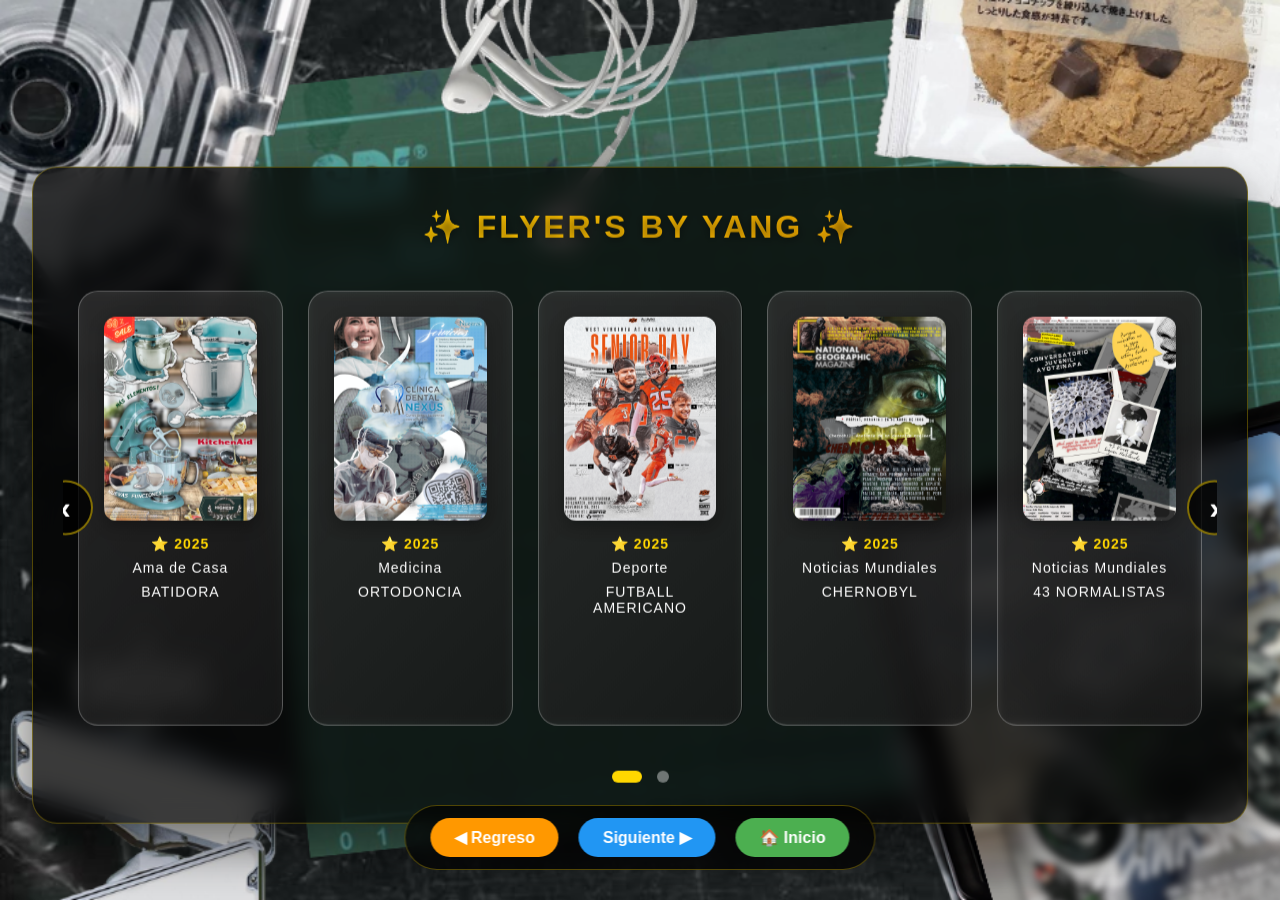
<file: 03-maquetacion-cv/portafolio/flyers.html>
<!DOCTYPE html>
<html lang="es">
<head>
    <meta charset="UTF-8">
    <meta name="viewport" content="width=device-width, initial-scale=1.0">
    <title>Portafolio - FLYER'S BY YANG</title>

    <link rel="icon" type="image/svg+xml" href="data:image/svg+xml, 
<svg xmlns='http://www.w3.org/2000/svg' viewBox='0 0 100 100'> 
<text y='.9em' font-size='90'>🦖</text> </svg>">
    
    <!-- ✅ ANTI-CACHÉ -->
    <meta http-equiv="Cache-Control" content="no-cache, no-store, must-revalidate">
    <meta http-equiv="Pragma" content="no-cache">
    <meta http-equiv="Expires" content="0">
    
    <style>
        * {
            margin: 0;
            padding: 0;
            box-sizing: border-box;
            user-select: none;
        }

        /* ✅ Fondo corregido - sin espacios */
        body {
            background-image: url("../img/fondo-secciones.png");
            background-repeat: no-repeat;
            background-size: cover;
            background-position: center top;
            background-attachment: scroll;
            background-color: #000;
            min-height: 100vh;
            width: 100%;
            font-family: 'Segoe UI', Tahoma, Geneva, Verdana, sans-serif;
            position: relative;
            overflow-x: hidden;
        }

        /* ========== BOTONES DE NAVEGACIÓN ========== */
        .botones-navegacion {
            position: fixed;
            bottom: 30px;
            left: 50%;
            transform: translateX(-50%);
            display: flex;
            gap: 20px;
            z-index: 10000;
            background: rgba(0, 0, 0, 0.7);
            padding: 12px 25px;
            border-radius: 60px;
            backdrop-filter: blur(10px);
            border: 1px solid rgba(255, 215, 0, 0.3);
        }

        .boton-nav {
            padding: 10px 24px;
            font-size: 16px;
            font-weight: bold;
            border: none;
            border-radius: 30px;
            cursor: pointer;
            font-family: 'Segoe UI', Tahoma, Geneva, Verdana, sans-serif;
            transition: all 0.2s ease;
        }

        .boton-nav:hover {
            transform: scale(1.05);
        }

        .btn-inicio {
            background-color: #4CAF50;
            color: white;
        }

        .btn-inicio:hover {
            background-color: #45a049;
        }

        .btn-regreso {
            background-color: #ff9800;
            color: white;
        }

        .btn-regreso:hover {
            background-color: #e68900;
        }

        .btn-siguiente {
            background-color: #2196F3;
            color: white;
        }

        .btn-siguiente:hover {
            background-color: #0b7dda;
        }

        /* ========== CARRUSEL ========== */
        .carrusel-container {
            position: fixed;
            top: 55%;
            left: 50%;
            transform: translate(-50%, -50%);
            z-index: 9999;
            width: 95%;
            max-width: 1400px;
            background: rgba(0, 0, 0, 0.75);
            backdrop-filter: blur(12px);
            border-radius: 25px;
            padding: 40px 30px;
            border: 1px solid rgba(255, 215, 0, 0.3);
            box-shadow: 0 25px 50px rgba(0, 0, 0, 0.5);
        }

        .carrusel-titulo {
            text-align: center;
            color: white;
            font-size: 32px;
            margin-bottom: 30px;
            letter-spacing: 3px;
            font-weight: 700;
            text-shadow: 0 2px 10px rgba(0,0,0,0.5);
            background: linear-gradient(135deg, #FFD700, #FFA500);
            -webkit-background-clip: text;
            background-clip: text;
            color: transparent;
        }

        .carrusel {
            position: relative;
            width: 100%;
            overflow: hidden;
            border-radius: 20px;
        }

        .carrusel-track {
            display: flex;
            transition: transform 0.6s cubic-bezier(0.4, 0, 0.2, 1);
            gap: 25px;
            padding: 15px;
        }

        .carrusel-item {
            flex: 0 0 auto;
            width: calc(20% - 20px);
            background: linear-gradient(135deg, rgba(255,255,255,0.15), rgba(255,255,255,0.08));
            border-radius: 20px;
            padding: 25px;
            text-align: center;
            backdrop-filter: blur(5px);
            border: 1px solid rgba(255, 255, 255, 0.25);
            transition: all 0.3s ease;
            cursor: pointer;
        }

        .carrusel-item:hover {
            transform: translateY(-8px);
            background: linear-gradient(135deg, rgba(255,255,255,0.25), rgba(255,255,255,0.12));
            border-color: rgba(255, 215, 0, 0.7);
            box-shadow: 0 10px 25px rgba(0,0,0,0.3);
        }

        .carrusel-item img {
            width: 100%;
            max-width: 200px;
            height: auto;
            display: block;
            margin: 0 auto 15px;
            border-radius: 12px;
            box-shadow: 0 5px 15px rgba(0,0,0,0.3);
        }

        .carrusel-item p {
            color: white;
            font-size: 14px;
            margin-top: 8px;
            font-weight: 500;
            letter-spacing: 1px;
        }

        .carrusel-item p:first-of-type {
            color: #FFD700;
            font-weight: bold;
            margin-top: 5px;
        }

        /* Botones del carrusel */
        .carrusel-btn {
            position: absolute;
            top: 50%;
            transform: translateY(-50%);
            background: rgba(0, 0, 0, 0.8);
            color: white;
            border: 2px solid rgba(255, 215, 0, 0.5);
            width: 55px;
            height: 55px;
            border-radius: 50%;
            cursor: pointer;
            font-size: 32px;
            font-weight: bold;
            transition: all 0.2s ease;
            z-index: 10;
            display: flex;
            align-items: center;
            justify-content: center;
        }

        .carrusel-btn:hover {
            background: rgba(255, 215, 0, 0.9);
            color: black;
            transform: translateY(-50%) scale(1.15);
            border-color: white;
        }

        .btn-prev {
            left: -25px;
        }

        .btn-next {
            right: -25px;
        }

        /* Indicadores */
        .carrusel-indicadores {
            display: flex;
            justify-content: center;
            gap: 15px;
            margin-top: 30px;
        }

        .indicador {
            width: 12px;
            height: 12px;
            border-radius: 50%;
            background: rgba(255, 255, 255, 0.4);
            cursor: pointer;
            transition: all 0.2s ease;
        }

        .indicador.activo {
            background: #FFD700;
            width: 30px;
            border-radius: 6px;
        }

        .indicador:hover {
            background: rgba(255, 215, 0, 0.8);
            transform: scale(1.2);
        }

        /* Responsive */
        @media (max-width: 1200px) {
            .carrusel-item {
                width: calc(33.33% - 17px);
            }
            .carrusel-btn {
                width: 45px;
                height: 45px;
                font-size: 28px;
            }
            .btn-prev { left: -15px; }
            .btn-next { right: -15px; }
        }

        @media (max-width: 768px) {
            .carrusel-container {
                width: 98%;
                padding: 25px 15px;
                top: 55%;
            }
            .carrusel-item {
                width: calc(50% - 12.5px);
                padding: 15px;
            }
            .carrusel-titulo {
                font-size: 22px;
                margin-bottom: 20px;
            }
            .carrusel-btn {
                width: 38px;
                height: 38px;
                font-size: 22px;
            }
            .btn-prev { left: -10px; }
            .btn-next { right: -10px; }
            .carrusel-item img {
                max-width: 130px;
            }
            .carrusel-item p {
                font-size: 11px;
            }
            .botones-navegacion {
                bottom: 15px;
                padding: 8px 18px;
                gap: 12px;
            }
            .boton-nav {
                padding: 6px 16px;
                font-size: 13px;
            }
        }

        @media (max-width: 480px) {
            .carrusel-item {
                width: calc(100% - 0px);
            }
            .carrusel-container {
                top: 55%;
            }
        }

        @keyframes fadeInScale {
            from {
                opacity: 0;
                transform: translate(-50%, -45%) scale(0.95);
            }
            to {
                opacity: 1;
                transform: translate(-50%, -50%) scale(1);
            }
        }

        .carrusel-container {
            animation: fadeInScale 0.5s ease-out;
        }
    </style>
</head>
<body>
    <!-- ========== BOTONES DE NAVEGACIÓN ========== -->
    <div class="botones-navegacion">
        <button class="boton-nav btn-regreso" id="btnRegreso">
            ◀ Regreso
        </button>
        <button class="boton-nav btn-siguiente" id="btnSiguiente">
            Siguiente ▶
        </button>
        <button class="boton-nav btn-inicio" id="btnInicio">
            🏠 Inicio
        </button>
    </div>

    <!-- ========== CARRUSEL ========== -->
    <div class="carrusel-container">
        <div class="carrusel-titulo">
            ✨ FLYER'S BY YANG ✨
        </div>
        <div class="carrusel">
            <button class="carrusel-btn btn-prev" id="btnPrev">‹</button>
            <div class="carrusel-track" id="carruselTrack">
                <!-- Elemento 1 -->
                <div class="carrusel-item">
                    <img src="../img/Flyers-1.png" alt="Flyer 1" onerror="this.src='https://via.placeholder.com/200x200?text=Flyer+1'">
                    <p>⭐ 2025</p>
                    <p>Ama de Casa</p>
                    <p>BATIDORA</p>
                </div>
                <!-- Elemento 2 -->
                <div class="carrusel-item">
                    <img src="../img/Flyers-2.png" alt="Flyer 2" onerror="this.src='https://via.placeholder.com/200x200?text=Flyer+2'">
                    <p>⭐ 2025</p>
                    <p>Medicina</p>
                    <p>ORTODONCIA</p>
                </div>
                <!-- Elemento 3 -->
                <div class="carrusel-item">
                    <img src="../img/Flyers-3.png" alt="Flyer 3" onerror="this.src='https://via.placeholder.com/200x200?text=Flyer+3'">
                    <p>⭐ 2025</p>
                    <p>Deporte</p>
                    <p>FUTBALL AMERICANO</p>
                </div>
                <!-- Elemento 4 -->
                <div class="carrusel-item">
                    <img src="../img/Flyers-4.png" alt="Flyer 4" onerror="this.src='https://via.placeholder.com/200x200?text=Flyer+4'">
                    <p>⭐ 2025</p>
                    <p>Noticias Mundiales</p>
                    <p>CHERNOBYL</p>
                </div>
                <!-- Elemento 5 -->
                <div class="carrusel-item">
                    <img src="../img/Flyers-5.png" alt="Flyer 5" onerror="this.src='https://via.placeholder.com/200x200?text=Flyer+5'">
                    <p>⭐ 2025</p>
                    <p>Noticias Mundiales</p>
                    <p>43 NORMALISTAS</p>
                </div>
                <!-- Elemento 6 -->
                <div class="carrusel-item">
                    <img src="../img/1080x1350instagram.png" alt="Flyer 6" onerror="this.src='https://via.placeholder.com/200x200?text=Flyer+6'">
                    <p>⭐ 2025</p>
                    <p>Educación</p>
                    <p>INGENIERÍA EN DISEÑO MULTIMEDIA</p>
                </div>
                <!-- Elemento 7 -->
                <div class="carrusel-item">
                    <img src="../img/1080xx1920historia.png" alt="Flyer 7" onerror="this.src='https://via.placeholder.com/200x200?text=Flyer+7'">
                    <p>⭐ 2025</p>
                    <p>Educación</p>
                    <p>INGENIERÍA EN DISEÑO MULTIMEDIA</p>
                </div>
            </div>
            <button class="carrusel-btn btn-next" id="btnNext">›</button>
        </div>
        <div class="carrusel-indicadores" id="indicadores"></div>
    </div>

    <script>
        const track = document.getElementById('carruselTrack');
        const items = document.querySelectorAll('.carrusel-item');
        const btnPrev = document.getElementById('btnPrev');
        const btnNext = document.getElementById('btnNext');
        const indicadoresContainer = document.getElementById('indicadores');
        
        let currentIndex = 0;
        let itemsPerView = 5;
        let totalPages = 0;
        let autoPlayInterval = null;
        let isAutoPlaying = true;
        const AUTO_PLAY_DELAY = 4000;

        // ========== ACTUALIZAR ITEMS POR VISTA ==========
        function updateItemsPerView() {
            const width = window.innerWidth;
            if (width <= 480) {
                itemsPerView = 1;
            } else if (width <= 768) {
                itemsPerView = 2;
            } else if (width <= 1200) {
                itemsPerView = 3;
            } else {
                itemsPerView = 5;
            }
            
            totalPages = Math.ceil(items.length / itemsPerView);
            crearIndicadores();
            updateCarrusel();
        }
        
        // ========== CREAR INDICADORES DINÁMICAMENTE ==========
        function crearIndicadores() {
            if (!indicadoresContainer) return;
            indicadoresContainer.innerHTML = '';
            
            for (let i = 0; i < totalPages; i++) {
                const indicador = document.createElement('div');
                indicador.classList.add('indicador');
                if (i === Math.floor(currentIndex / itemsPerView)) {
                    indicador.classList.add('activo');
                }
                indicador.addEventListener('click', () => {
                    currentIndex = i * itemsPerView;
                    const maxIndex = items.length - itemsPerView;
                    if (currentIndex > maxIndex) currentIndex = maxIndex;
                    if (currentIndex < 0) currentIndex = 0;
                    updateCarrusel();
                    resetearAuto();
                });
                indicadoresContainer.appendChild(indicador);
            }
        }
        
        // ========== ACTUALIZAR CARRUSEL ==========
        function updateCarrusel() {
            if (items.length === 0) return;
            
            // Obtener el ancho real del primer item
            const itemWidth = items[0].offsetWidth + 25; // 25 es el gap
            const desplazamiento = currentIndex * itemWidth;
            track.style.transform = `translateX(-${desplazamiento}px)`;
            
            // Actualizar indicadores
            const currentPage = Math.floor(currentIndex / itemsPerView);
            const indicadores = document.querySelectorAll('.indicador');
            indicadores.forEach((ind, idx) => {
                if (idx === currentPage) {
                    ind.classList.add('activo');
                } else {
                    ind.classList.remove('activo');
                }
            });
        }
        
        // ========== SIGUIENTE SLIDE ==========
        function nextSlide() {
            const maxIndex = items.length - itemsPerView;
            if (currentIndex + itemsPerView < items.length) {
                currentIndex += itemsPerView;
            } else {
                currentIndex = 0;
            }
            updateCarrusel();
        }
        
        // ========== ANTERIOR SLIDE ==========
        function prevSlide() {
            const maxIndex = items.length - itemsPerView;
            if (currentIndex - itemsPerView >= 0) {
                currentIndex -= itemsPerView;
            } else {
                currentIndex = maxIndex;
            }
            if (currentIndex < 0) currentIndex = 0;
            updateCarrusel();
        }
        
        // ========== AUTO PLAY ==========
        function autoMove() {
            if (!isAutoPlaying) return;
            nextSlide();
        }
        
        function startAutoPlay() {
            if (autoPlayInterval) clearInterval(autoPlayInterval);
            autoPlayInterval = setInterval(autoMove, AUTO_PLAY_DELAY);
        }
        
        function stopAutoPlay() {
            if (autoPlayInterval) {
                clearInterval(autoPlayInterval);
                autoPlayInterval = null;
            }
        }
        
        function resetearAuto() {
            if (isAutoPlaying) {
                startAutoPlay();
            }
        }
        
        // ========== PAUSAR/REANUDAR (opcional) ==========
        function toggleAutoPlay() {
            isAutoPlaying = !isAutoPlaying;
            if (isAutoPlaying) {
                startAutoPlay();
            } else {
                stopAutoPlay();
            }
        }
        
        // ========== EVENTOS ==========
        if (btnNext) {
            btnNext.addEventListener('click', () => {
                nextSlide();
                resetearAuto();
            });
        }
        
        if (btnPrev) {
            btnPrev.addEventListener('click', () => {
                prevSlide();
                resetearAuto();
            });
        }
        
        // Teclado
        document.addEventListener('keydown', (e) => {
            if (e.key === 'ArrowLeft') {
                prevSlide();
                resetearAuto();
            } else if (e.key === 'ArrowRight') {
                nextSlide();
                resetearAuto();
            }
        });
        
        // Redimensionar
        window.addEventListener('resize', () => {
            updateItemsPerView();
        });
        
        // ========== NAVEGACIÓN (RUTAS RELATIVAS CORREGIDAS) ==========
        function setupButtonAction(btn, action) {
            if (btn) {
                btn.addEventListener('click', (e) => {
                    e.preventDefault();
                    action(e);
                });
            }
        }

        const btnInicio = document.getElementById('btnInicio');
        const btnRegreso = document.getElementById('btnRegreso');
        const btnSiguienteNav = document.getElementById('btnSiguiente');

        // ✅ RUTAS RELATIVAS CORREGIDAS
        if (btnRegreso) {
            setupButtonAction(btnRegreso, () => {
                window.location.href = 'branding.html';
            });
        }
        
        if (btnSiguienteNav) {
            setupButtonAction(btnSiguienteNav, () => {
                window.location.href = 'ilustraciones.html';
            });
        }
        
        if (btnInicio) {
            setupButtonAction(btnInicio, () => {
                window.location.href = '../index.html';
            });
        }
        
        // ========== INICIALIZAR ==========
        updateItemsPerView();
        startAutoPlay();
        
        // Verificar imágenes
        const imagenes = document.querySelectorAll('.carrusel-item img');
        imagenes.forEach(img => {
            img.addEventListener('error', () => {
                console.warn(`⚠️ Imagen no encontrada: ${img.src}`);
            });
        });
        
        console.log("%c🎨 FLYER'S BY YANG - Portafolio", "color: #FFD700; font-size: 14px; font-weight: bold");
        console.log("✅ Correcciones aplicadas:");
        console.log("   - Rutas relativas (funciona en GitHub Pages)");
        console.log("   - background-size: cover (sin espacios negros)");
        console.log("   - Meta etiquetas anti-caché");
        console.log("   - Indicadores dinámicos");
        console.log("   - Auto-play funcionando correctamente");
        console.log("━━━━━━━━━━━━━━━━━━━━━━━━━━━━━━━━━━━━━━━");
        console.log(`📊 Items totales: ${items.length} | Items por vista: ${itemsPerView} | Páginas: ${totalPages}`);
    </script>
</body>
</html>
</file>
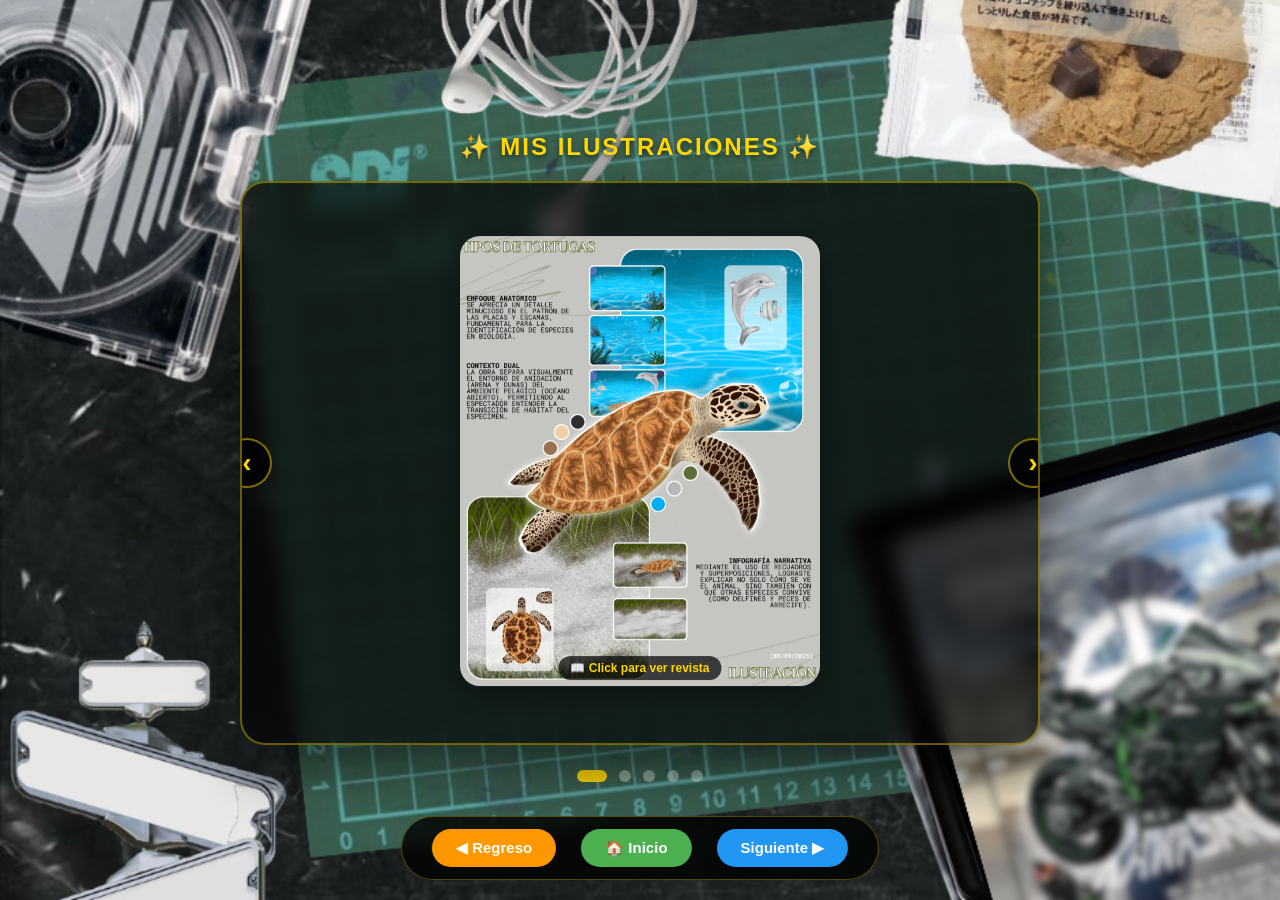
<file: 03-maquetacion-cv/portafolio/ilustraciones.html>
<!DOCTYPE html>
<html lang="es">
<head>
    <meta charset="UTF-8">
    <meta name="viewport" content="width=device-width, initial-scale=1.0">
    <title>Portafolio - Ilustraciones | Flipbooks Interactivos</title>

    <link rel="icon" type="image/svg+xml" href="data:image/svg+xml, 
<svg xmlns='http://www.w3.org/2000/svg' viewBox='0 0 100 100'> 
<text y='.9em' font-size='90'>🦖</text> </svg>">
    
    <!-- ✅ ANTI-CACHÉ -->
    <meta http-equiv="Cache-Control" content="no-cache, no-store, must-revalidate">
    <meta http-equiv="Pragma" content="no-cache">
    <meta http-equiv="Expires" content="0">
    
    <style>
        /* ===== RESET Y ESTILOS BASE ===== */
        * {
            margin: 0;
            padding: 0;
            box-sizing: border-box;
        }

        /* ✅ Fondo corregido - sin espacios */
        body {
            background-image: url("../img/fondo-secciones.png");
            background-repeat: no-repeat;
            background-size: cover;
            background-position: center top;
            background-attachment: scroll;
            background-color: #000;
            min-height: 100vh;
            width: 100%;
            font-family: 'Segoe UI', Tahoma, Geneva, Verdana, sans-serif;
            position: relative;
            overflow-x: hidden;
        }

        /* ===== 3 BOTONES DE NAVEGACIÓN ===== */
        .botones-navegacion {
            position: fixed;
            bottom: 20px;
            left: 50%;
            transform: translateX(-50%);
            display: flex;
            gap: 25px;
            z-index: 10000;
            background: rgba(0, 0, 0, 0.8);
            padding: 12px 30px;
            border-radius: 60px;
            backdrop-filter: blur(10px);
            border: 1px solid rgba(255, 215, 0, 0.3);
        }

        .boton-nav {
            padding: 10px 24px;
            font-size: 15px;
            font-weight: bold;
            border: none;
            border-radius: 40px;
            cursor: pointer;
            transition: all 0.2s ease;
            font-family: inherit;
        }

        .boton-nav:hover {
            transform: scale(1.05);
        }

        .btn-regreso {
            background-color: #ff9800;
            color: white;
        }
        .btn-regreso:hover { background-color: #e68900; }

        .btn-inicio {
            background-color: #4CAF50;
            color: white;
        }
        .btn-inicio:hover { background-color: #45a049; }

        .btn-siguiente {
            background-color: #2196F3;
            color: white;
        }
        .btn-siguiente:hover { background-color: #0b7dda; }

        /* ===== CARRUSEL PRINCIPAL ===== */
        .carrusel-principal {
            position: fixed;
            top: 50%;
            left: 50%;
            transform: translate(-50%, -50%);
            width: 800px;
            max-width: 85vw;
            z-index: 9999;
        }

        .carrusel-container {
            position: relative;
            width: 100%;
            overflow: hidden;
            border-radius: 25px;
            background: rgba(0, 0, 0, 0.7);
            backdrop-filter: blur(10px);
            padding: 30px;
            border: 2px solid rgba(255, 215, 0, 0.4);
            box-shadow: 0 25px 50px rgba(0, 0, 0, 0.5);
        }

        .carrusel-track {
            display: flex;
            transition: transform 0.5s ease-in-out;
            gap: 20px;
        }

        .carrusel-item {
            min-width: 100%;
            text-align: center;
            display: flex;
            justify-content: center;
            align-items: center;
        }

        .carrusel-item img {
            width: auto;
            max-width: 90%;
            max-height: 500px;
            border-radius: 20px;
            box-shadow: 0 10px 30px rgba(0, 0, 0, 0.4);
            transition: transform 0.3s ease, box-shadow 0.3s ease;
            cursor: pointer;
        }

        .carrusel-item img:hover {
            transform: scale(1.02);
            box-shadow: 0 15px 40px rgba(255, 215, 0, 0.3);
        }

        /* Botones del carrusel */
        .carrusel-btn {
            position: absolute;
            top: 50%;
            transform: translateY(-50%);
            background: rgba(0, 0, 0, 0.8);
            color: #FFD700;
            border: 2px solid rgba(255, 215, 0, 0.5);
            width: 50px;
            height: 50px;
            border-radius: 50%;
            cursor: pointer;
            font-size: 28px;
            font-weight: bold;
            transition: all 0.2s ease;
            z-index: 10;
            display: flex;
            align-items: center;
            justify-content: center;
        }

        .carrusel-btn:hover {
            background: rgba(255, 215, 0, 0.9);
            color: black;
            transform: translateY(-50%) scale(1.1);
        }

        .carrusel-prev { left: -20px; }
        .carrusel-next { right: -20px; }

        /* Indicadores */
        .carrusel-indicadores {
            display: flex;
            justify-content: center;
            gap: 12px;
            margin-top: 25px;
        }

        .indicador {
            width: 12px;
            height: 12px;
            border-radius: 50%;
            background: rgba(255, 255, 255, 0.4);
            cursor: pointer;
            transition: all 0.2s ease;
        }

        .indicador.activo {
            background: #FFD700;
            width: 30px;
            border-radius: 6px;
        }

        .indicador:hover {
            background: rgba(255, 215, 0, 0.8);
            transform: scale(1.2);
        }

        /* ✅ TÍTULO DEL CARRUSEL - BAJADO UN POQUITO MÁS */
        .carrusel-titulo {
            text-align: center;
            color: #FFD700;
            font-size: 24px;
            margin-bottom: 20px;
            letter-spacing: 2px;
            font-weight: bold;
            text-shadow: 0 2px 5px rgba(0,0,0,0.5);
            /* ✅ BAJADO: aumentado de 0 a 15px de margen superior */
            margin-top: 15px;
        }

        /* ===== MODAL PARA FLIPBOOK (VENTANA EMERGENTE) ===== */
        .modal {
            display: none;
            position: fixed;
            z-index: 20000;
            left: 0;
            top: 0;
            width: 100%;
            height: 100%;
            background-color: rgba(0, 0, 0, 0.95);
            backdrop-filter: blur(8px);
        }

        .modal-contenido {
            position: relative;
            width: 90%;
            height: 90%;
            margin: 2% auto;
            background: transparent;
            border-radius: 20px;
            overflow: hidden;
            box-shadow: 0 0 30px rgba(0,0,0,0.5);
        }

        .modal-contenido iframe {
            width: 100%;
            height: 100%;
            border: none;
            border-radius: 15px;
        }

        .cerrar-modal {
            position: absolute;
            top: 15px;
            right: 25px;
            color: #FFD700;
            font-size: 40px;
            font-weight: bold;
            cursor: pointer;
            z-index: 20001;
            background: rgba(0, 0, 0, 0.6);
            width: 50px;
            height: 50px;
            border-radius: 50%;
            display: flex;
            align-items: center;
            justify-content: center;
            transition: all 0.2s ease;
        }

        .cerrar-modal:hover {
            color: white;
            background: rgba(255, 0, 0, 0.7);
            transform: scale(1.1);
        }

        /* Tooltip para indicar que las imágenes son clickeables */
        .flipbook-hint {
            position: absolute;
            bottom: 10px;
            left: 50%;
            transform: translateX(-50%);
            background: rgba(0, 0, 0, 0.7);
            color: #FFD700;
            padding: 5px 12px;
            border-radius: 20px;
            font-size: 12px;
            font-weight: bold;
            pointer-events: none;
            z-index: 15;
            white-space: nowrap;
        }

        /* ===== RESPONSIVE ===== */
        @media (max-width: 900px) {
            .carrusel-principal { width: 90%; top: 50%; }
            .carrusel-container { padding: 20px; }
            .carrusel-btn { width: 40px; height: 40px; font-size: 22px; }
            .carrusel-prev { left: -15px; }
            .carrusel-next { right: -15px; }
            .carrusel-titulo { font-size: 20px; margin-top: 10px; margin-bottom: 15px; }
            .carrusel-item img { max-height: 400px; }
            .flipbook-hint { font-size: 10px; padding: 4px 10px; }
        }

        @media (max-width: 600px) {
            .carrusel-principal { width: 95%; top: 48%;}
            .carrusel-container { padding: 15px; }
            .carrusel-btn { width: 35px; height: 35px; font-size: 18px; }
            .carrusel-item img { max-height: 300px; }
            .carrusel-titulo { font-size: 18px; margin-top: 8px; margin-bottom: 12px; }
            .botones-navegacion {
                bottom: 10px;
                padding: 8px 16px;
                gap: 12px;
            }
            .boton-nav { padding: 6px 14px; font-size: 12px; }
            .cerrar-modal { width: 40px; height: 40px; font-size: 30px; top: 10px; right: 15px; }
            .flipbook-hint { display: none; }
        }
    </style>
</head>
<body>

    <!-- ===== 3 BOTONES DE NAVEGACIÓN ===== -->
    <div class="botones-navegacion">
        <button class="boton-nav btn-regreso" id="btnRegreso">◀ Regreso</button>
        <button class="boton-nav btn-inicio" id="btnInicio">🏠 Inicio</button>
        <button class="boton-nav btn-siguiente" id="btnSiguientePrincipal">Siguiente ▶</button>
    </div>

    <!-- ===== CARRUSEL PRINCIPAL ===== -->
    <div class="carrusel-principal">
        <div class="carrusel-titulo">✨ MIS ILUSTRACIONES ✨</div>
        <div class="carrusel-container">
            <button class="carrusel-btn carrusel-prev" id="btnPrev" aria-label="Anterior">‹</button>
            <div class="carrusel-track" id="carruselTrack">
                <!-- 1. Tortuga (CON FLIPBOOK) -->
                <div class="carrusel-item" id="itemTortugaFlipbook">
                    <div style="position: relative; display: inline-block;">
                        <img src="../img/Ilustracion-tortuga.png" alt="Ilustración Tortuga - Click para ver revista interactiva" id="imgTortugaFlipbook" style="cursor: pointer;" onerror="this.src='https://via.placeholder.com/500x400?text=Tortuga'">
                        <div class="flipbook-hint">📖 Click para ver revista</div>
                    </div>
                </div>
                <!-- 2. Kalxi 1 -->
                <div class="carrusel-item">
                    <img src="../img/Kalxi.png" alt="Ilustración Kalxi - Serie 1" onerror="this.src='https://via.placeholder.com/500x400?text=Kalxi+1'">
                </div>
                <!-- 3. Kalxi 2 -->
                <div class="carrusel-item">
                    <img src="../img/Kalxi2.png" alt="Ilustración Kalxi - Serie 2" onerror="this.src='https://via.placeholder.com/500x400?text=Kalxi+2'">
                </div>
                <!-- 4. Kalxi 3 -->
                <div class="carrusel-item">
                    <img src="../img/Kalxi3.png" alt="Ilustración Kalxi - Serie 3" onerror="this.src='https://via.placeholder.com/500x400?text=Kalxi+3'">
                </div>
                <!-- 5. Ilustración Kalxi (CON SU PROPIO FLIPBOOK) -->
                <div class="carrusel-item" id="itemKalxiFlipbook">
                    <div style="position: relative; display: inline-block;">
                        <img src="../img/Ilustracion-kalxi.png" alt="Ilustración Kalxi Especial - Click para ver revista interactiva" id="imgKalxiFlipbook" style="cursor: pointer;" onerror="this.src='https://via.placeholder.com/500x400?text=Ilustracion+Kalxi'">
                        <div class="flipbook-hint">📖 Click para ver revista</div>
                    </div>
                </div>
            </div>
            <button class="carrusel-btn carrusel-next" id="btnNext" aria-label="Siguiente">›</button>
        </div>
        <div class="carrusel-indicadores" id="indicadores"></div>
    </div>

    <!-- ===== MODAL PARA FLIPBOOK (VENTANA EMERGENTE REUTILIZABLE) ===== -->
    <div id="modalFlipbook" class="modal">
        <div class="modal-contenido">
            <span class="cerrar-modal" id="cerrarModalBtn">&times;</span>
            <iframe id="flipbookIframe" src="" title="Revista Interactiva - Flipbook" allowfullscreen></iframe>
        </div>
    </div>

    <script>
        // ========== 1. CONFIGURACIÓN DE LOS FLIPBOOKS ==========
        const FLIPBOOK_TORTUGA_URL = "https://heyzine.com/flip-book/f88afc1dc3.html";
        const FLIPBOOK_KALXI_URL = "https://heyzine.com/flip-book/7fd74e88c7.html";
        
        // ========== 2. LÓGICA DEL CARRUSEL ==========
        const track = document.getElementById('carruselTrack');
        const items = document.querySelectorAll('.carrusel-item');
        const btnPrev = document.getElementById('btnPrev');
        const btnNext = document.getElementById('btnNext');
        const contenedorIndicadores = document.getElementById('indicadores');
        
        let currentIndex = 0;
        const totalItems = items.length;

        // Crear indicadores dinámicamente
        function crearIndicadores() {
            if (!contenedorIndicadores) return;
            contenedorIndicadores.innerHTML = '';
            for (let i = 0; i < totalItems; i++) {
                const indicador = document.createElement('div');
                indicador.classList.add('indicador');
                if (i === 0) indicador.classList.add('activo');
                indicador.addEventListener('click', () => {
                    currentIndex = i;
                    actualizarCarrusel();
                });
                contenedorIndicadores.appendChild(indicador);
            }
        }

        function actualizarCarrusel() {
            const desplazamiento = currentIndex * 100;
            track.style.transform = `translateX(-${desplazamiento}%)`;
            const indicadores = document.querySelectorAll('.indicador');
            indicadores.forEach((ind, idx) => {
                if (idx === currentIndex) {
                    ind.classList.add('activo');
                } else {
                    ind.classList.remove('activo');
                }
            });
        }

        function siguienteSlide() {
            currentIndex = (currentIndex + 1) % totalItems;
            actualizarCarrusel();
        }

        function anteriorSlide() {
            currentIndex = (currentIndex - 1 + totalItems) % totalItems;
            actualizarCarrusel();
        }

        if (btnNext) btnNext.addEventListener('click', siguienteSlide);
        if (btnPrev) btnPrev.addEventListener('click', anteriorSlide);

        // Teclado
        document.addEventListener('keydown', (e) => {
            if (e.key === 'ArrowLeft') {
                anteriorSlide();
            } else if (e.key === 'ArrowRight') {
                siguienteSlide();
            } else if (e.key === 'Escape') {
                if (modal.style.display === 'block') cerrarFlipbook();
            }
        });

        // ========== 3. MODAL REUTILIZABLE PARA LOS FLIPBOOKS ==========
        const modal = document.getElementById('modalFlipbook');
        const iframe = document.getElementById('flipbookIframe');
        const cerrarModal = document.getElementById('cerrarModalBtn');

        function abrirFlipbook(url, titulo) {
            if (!url) {
                console.error("No se proporcionó una URL para el flipbook");
                return;
            }
            iframe.src = url;
            modal.style.display = "block";
            document.body.style.overflow = "hidden";
            
            // Actualizar título del modal si se desea
            if (titulo) {
                document.title = `Flipbook - ${titulo}`;
            }
        }

        function cerrarFlipbook() {
            modal.style.display = "none";
            iframe.src = "";
            document.body.style.overflow = "auto";
            document.title = "Portafolio - Ilustraciones | Flipbooks Interactivos";
        }

        if (cerrarModal) cerrarModal.addEventListener('click', cerrarFlipbook);
        
        window.addEventListener('click', (e) => {
            if (e.target === modal) cerrarFlipbook();
        });

        // ========== 4. ASIGNAR CADA FLIPBOOK A SU IMAGEN ==========
        const imgTortuga = document.getElementById('imgTortugaFlipbook');
        const imgKalxi = document.getElementById('imgKalxiFlipbook');

        if (imgTortuga) {
            imgTortuga.addEventListener('click', (e) => {
                e.stopPropagation();
                abrirFlipbook(FLIPBOOK_TORTUGA_URL, "Tortuga Ilustración");
            });
        }
        
        if (imgKalxi) {
            imgKalxi.addEventListener('click', (e) => {
                e.stopPropagation();
                abrirFlipbook(FLIPBOOK_KALXI_URL, "Kalxi Ilustración");
            });
        }

        // ========== 5. BOTONES PRINCIPALES DE NAVEGACIÓN (RUTAS RELATIVAS) ==========
        function setupButtonAction(btn, action) {
            if (btn) {
                btn.addEventListener('click', (e) => { 
                    e.preventDefault(); 
                    action(e); 
                });
            }
        }

        const btnInicio = document.getElementById('btnInicio');
        const btnRegreso = document.getElementById('btnRegreso');
        const btnSiguientePrincipal = document.getElementById('btnSiguientePrincipal');

        // ✅ RUTAS RELATIVAS CORREGIDAS
        if (btnRegreso) {
            setupButtonAction(btnRegreso, () => {
                window.location.href = 'flyers.html';
            });
        }
        
        if (btnSiguientePrincipal) {
            setupButtonAction(btnSiguientePrincipal, () => {
                window.location.href = 'infografia.html';
            });
        }
        
        if (btnInicio) {
            setupButtonAction(btnInicio, () => {
                window.location.href = '../index.html';
            });
        }

        // ========== 6. VERIFICAR IMÁGENES ==========
        function verificarImagenes() {
            const imagenes = document.querySelectorAll('.carrusel-item img');
            imagenes.forEach(img => {
                img.addEventListener('error', () => {
                    console.warn(`⚠️ Imagen no encontrada: ${img.src}`);
                    img.style.outline = "2px solid #ff9800";
                    img.style.outlineOffset = "3px";
                });
                img.addEventListener('load', () => {
                    console.log(`✅ Imagen cargada: ${img.src.split('/').pop()}`);
                });
            });
        }

        // ========== 7. INICIALIZACIÓN FINAL ==========
        crearIndicadores();
        actualizarCarrusel();
        verificarImagenes();
        
        console.log("%c🎨 Ilustraciones - Flipbooks Interactivos", "color: #FFD700; font-size: 14px; font-weight: bold");
        console.log("✅ Correcciones aplicadas:");
        console.log("   - TÍTULO BAJADO: margin-top: 15px (antes 0)");
        console.log("   - Rutas relativas (funciona en GitHub Pages)");
        console.log("   - background-size: cover (sin espacios negros)");
        console.log("   - Meta etiquetas anti-caché");
        console.log("   - Tooltip de ayuda en imágenes clickeables");
        console.log("   - Alt text mejorado para accesibilidad");
        console.log("━━━━━━━━━━━━━━━━━━━━━━━━━━━━━━━━━━━━━━━");
        console.log(`📘 Flipbook Tortuga: ${FLIPBOOK_TORTUGA_URL}`);
        console.log(`📘 Flipbook Kalxi: ${FLIPBOOK_KALXI_URL}`);
        console.log(`📊 Total de ilustraciones: ${totalItems}`);
    </script>
</body>
</html>
</file>
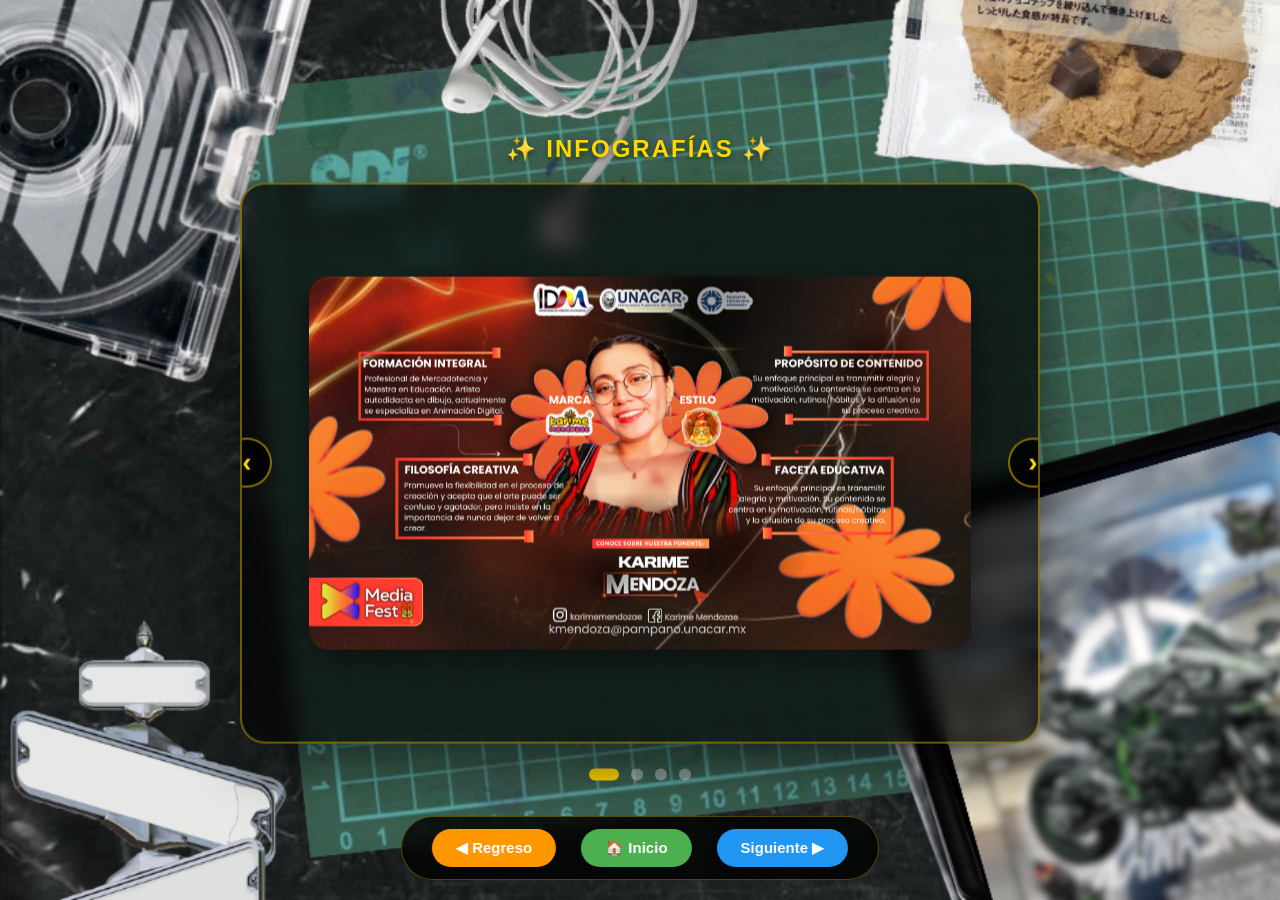
<file: 03-maquetacion-cv/portafolio/infografia.html>
<!DOCTYPE html>
<html lang="es">
<head>
    <meta charset="UTF-8">
    <meta name="viewport" content="width=device-width, initial-scale=1.0">
    <title>Portafolio - Infografías</title>

    <link rel="icon" type="image/svg+xml" href="data:image/svg+xml, 
<svg xmlns='http://www.w3.org/2000/svg' viewBox='0 0 100 100'> 
<text y='.9em' font-size='90'>🦖</text> </svg>">
    
    <!-- ✅ ANTI-CACHÉ -->
    <meta http-equiv="Cache-Control" content="no-cache, no-store, must-revalidate">
    <meta http-equiv="Pragma" content="no-cache">
    <meta http-equiv="Expires" content="0">
    
    <style>
        * {
            margin: 0;
            padding: 0;
            box-sizing: border-box;
        }

        /* ✅ Fondo corregido */
        body {
            background-image: url("../img/fondo-secciones.png");
            background-repeat: no-repeat;
            background-size: cover;
            background-position: center top;
            background-attachment: scroll;
            background-color: #000;
            min-height: 100vh;
            width: 100%;
            font-family: 'Segoe UI', Tahoma, Geneva, Verdana, sans-serif;
            position: relative;
            overflow-x: hidden;
        }

        /* ===== 3 BOTONES DE NAVEGACIÓN ===== */
        .botones-navegacion {
            position: fixed;
            bottom: 20px;
            left: 50%;
            transform: translateX(-50%);
            display: flex;
            gap: 25px;
            z-index: 10000;
            background: rgba(0, 0, 0, 0.8);
            padding: 12px 30px;
            border-radius: 60px;
            backdrop-filter: blur(10px);
            border: 1px solid rgba(255, 215, 0, 0.3);
        }

        .boton-nav {
            padding: 10px 24px;
            font-size: 15px;
            font-weight: bold;
            border: none;
            border-radius: 40px;
            cursor: pointer;
            transition: all 0.2s ease;
            font-family: inherit;
        }

        .boton-nav:hover {
            transform: scale(1.05);
        }

        .btn-regreso {
            background-color: #ff9800;
            color: white;
        }
        .btn-regreso:hover { background-color: #e68900; }

        .btn-inicio {
            background-color: #4CAF50;
            color: white;
        }
        .btn-inicio:hover { background-color: #45a049; }

        .btn-siguiente {
            background-color: #2196F3;
            color: white;
        }
        .btn-siguiente:hover { background-color: #0b7dda; }

        /* ===== CARRUSEL PRINCIPAL ===== */
        .carrusel-principal {
            position: fixed;
            top: 50%;
            left: 50%;
            transform: translate(-50%, -50%);
            width: 800px;
            max-width: 85vw;
            z-index: 9999;
        }

        .carrusel-container {
            position: relative;
            width: 100%;
            overflow: hidden;
            border-radius: 25px;
            background: rgba(0, 0, 0, 0.7);
            backdrop-filter: blur(10px);
            padding: 30px;
            border: 2px solid rgba(255, 215, 0, 0.4);
            box-shadow: 0 25px 50px rgba(0, 0, 0, 0.5);
        }

        .carrusel-track {
            display: flex;
            transition: transform 0.5s ease-in-out;
            gap: 20px;
        }

        .carrusel-item {
            min-width: 100%;
            text-align: center;
            display: flex;
            justify-content: center;
            align-items: center;
        }

        .carrusel-item img {
            width: auto;
            max-width: 90%;
            max-height: 500px;
            border-radius: 20px;
            box-shadow: 0 10px 30px rgba(0, 0, 0, 0.4);
            transition: transform 0.3s ease;
            cursor: pointer;
        }

        .carrusel-item img:hover {
            transform: scale(1.02);
        }

        /* Botones del carrusel */
        .carrusel-btn {
            position: absolute;
            top: 50%;
            transform: translateY(-50%);
            background: rgba(0, 0, 0, 0.8);
            color: #FFD700;
            border: 2px solid rgba(255, 215, 0, 0.5);
            width: 50px;
            height: 50px;
            border-radius: 50%;
            cursor: pointer;
            font-size: 28px;
            font-weight: bold;
            transition: all 0.2s ease;
            z-index: 10;
            display: flex;
            align-items: center;
            justify-content: center;
        }

        .carrusel-btn:hover {
            background: rgba(255, 215, 0, 0.9);
            color: black;
            transform: translateY(-50%) scale(1.1);
        }

        .carrusel-prev { left: -20px; }
        .carrusel-next { right: -20px; }

        /* Indicadores */
        .carrusel-indicadores {
            display: flex;
            justify-content: center;
            gap: 12px;
            margin-top: 25px;
        }

        .indicador {
            width: 12px;
            height: 12px;
            border-radius: 50%;
            background: rgba(255, 255, 255, 0.4);
            cursor: pointer;
            transition: all 0.2s ease;
        }

        .indicador.activo {
            background: #FFD700;
            width: 30px;
            border-radius: 6px;
        }

        .indicador:hover {
            background: rgba(255, 215, 0, 0.8);
            transform: scale(1.2);
        }

        /* ✅ TÍTULO DEL CARRUSEL - BAJADO UN POQUITO MÁS */
        .carrusel-titulo {
            text-align: center;
            color: #FFD700;
            font-size: 24px;
            margin-bottom: 20px;
            letter-spacing: 2px;
            font-weight: bold;
            text-shadow: 0 2px 5px rgba(0,0,0,0.5);
            /* ✅ BAJADO: igual que en ilustraciones */
            margin-top: 15px;
        }

        /* ===== RESPONSIVE ===== */
        @media (max-width: 900px) {
            .carrusel-principal { width: 90%; top: 50%; }
            .carrusel-container { padding: 20px; }
            .carrusel-btn { width: 40px; height: 40px; font-size: 22px; }
            .carrusel-prev { left: -15px; }
            .carrusel-next { right: -15px; }
            .carrusel-titulo { font-size: 20px; margin-top: 10px; margin-bottom: 15px; }
            .carrusel-item img { max-height: 400px; }
        }

        @media (max-width: 600px) {
            .carrusel-principal { width: 95%; top: 48%; }
            .carrusel-container { padding: 15px; }
            .carrusel-btn { width: 35px; height: 35px; font-size: 18px; }
            .carrusel-item img { max-height: 300px; }
            .carrusel-titulo { font-size: 18px; margin-top: 8px; margin-bottom: 12px; }
            .botones-navegacion {
                bottom: 10px;
                padding: 8px 16px;
                gap: 12px;
            }
            .boton-nav { padding: 6px 14px; font-size: 12px; }
        }
    </style>
</head>
<body>

    <!-- ===== 3 BOTONES DE NAVEGACIÓN ===== -->
    <div class="botones-navegacion">
        <button class="boton-nav btn-regreso" id="btnRegreso">◀ Regreso</button>
        <button class="boton-nav btn-inicio" id="btnInicio">🏠 Inicio</button>
        <button class="boton-nav btn-siguiente" id="btnSiguientePrincipal">Siguiente ▶</button>
    </div>

    <!-- ===== CARRUSEL PRINCIPAL ===== -->
    <div class="carrusel-principal">
        <div class="carrusel-titulo">✨ INFOGRAFÍAS ✨</div>
        <div class="carrusel-container">
            <button class="carrusel-btn carrusel-prev" id="btnPrev">‹</button>
            <div class="carrusel-track" id="carruselTrack">
                <!-- Elemento 1 -->
                <div class="carrusel-item">
                    <img src="../img/Infografía-formal.png" alt="Infografía Formal" onerror="this.src='https://via.placeholder.com/500x400?text=Infografia+Formal'">
                </div>
                <!-- Elemento 2 -->
                <div class="carrusel-item">
                    <img src="../img/info-infor.png" alt="Info Infor" onerror="this.src='https://via.placeholder.com/500x400?text=Info+Infor'">
                </div>
                <!-- Elemento 3 -->
                <div class="carrusel-item">
                    <img src="../img/Infografía-Evento.png" alt="Infografía Evento" onerror="this.src='https://via.placeholder.com/500x400?text=Infografia+Evento'">
                </div>
                <!-- Elemento 4 -->
                <div class="carrusel-item">
                    <img src="../img/Infografía-Triceratops.png" alt="Infografía Triceratops" onerror="this.src='https://via.placeholder.com/500x400?text=Infografia+Triceratops'">
                </div>
            </div>
            <button class="carrusel-btn carrusel-next" id="btnNext">›</button>
        </div>
        <div class="carrusel-indicadores" id="indicadores"></div>
    </div>

    <script>
        // ========== CARRUSEL ==========
        const track = document.getElementById('carruselTrack');
        const items = document.querySelectorAll('.carrusel-item');
        const btnPrev = document.getElementById('btnPrev');
        const btnNext = document.getElementById('btnNext');
        const contenedorIndicadores = document.getElementById('indicadores');
        
        let currentIndex = 0;
        const totalItems = items.length;

        // ✅ Crear indicadores dinámicamente
        function crearIndicadores() {
            if (!contenedorIndicadores) return;
            contenedorIndicadores.innerHTML = '';
            for (let i = 0; i < totalItems; i++) {
                const indicador = document.createElement('div');
                indicador.classList.add('indicador');
                if (i === 0) indicador.classList.add('activo');
                indicador.addEventListener('click', () => {
                    currentIndex = i;
                    actualizarCarrusel();
                });
                contenedorIndicadores.appendChild(indicador);
            }
        }

        function actualizarCarrusel() {
            const desplazamiento = currentIndex * 100;
            track.style.transform = `translateX(-${desplazamiento}%)`;
            const indicadores = document.querySelectorAll('.indicador');
            indicadores.forEach((ind, idx) => {
                if (idx === currentIndex) ind.classList.add('activo');
                else ind.classList.remove('activo');
            });
        }

        function siguienteSlide() {
            currentIndex = (currentIndex + 1) % totalItems;
            actualizarCarrusel();
        }

        function anteriorSlide() {
            currentIndex = (currentIndex - 1 + totalItems) % totalItems;
            actualizarCarrusel();
        }

        if (btnNext) btnNext.addEventListener('click', siguienteSlide);
        if (btnPrev) btnPrev.addEventListener('click', anteriorSlide);

        // Teclado
        document.addEventListener('keydown', (e) => {
            if (e.key === 'ArrowLeft') anteriorSlide();
            else if (e.key === 'ArrowRight') siguienteSlide();
        });

        // ========== 3 BOTONES PRINCIPALES (RUTAS RELATIVAS) ==========
        function setupButtonAction(btn, action) {
            if (btn) btn.addEventListener('click', (e) => { 
                e.preventDefault(); 
                action(e); 
            });
        }

        const btnInicio = document.getElementById('btnInicio');
        const btnRegreso = document.getElementById('btnRegreso');
        const btnSiguientePrincipal = document.getElementById('btnSiguientePrincipal');

        // ✅ RUTAS RELATIVAS CORREGIDAS
        if (btnRegreso) {
            setupButtonAction(btnRegreso, () => {
                window.location.href = 'ilustraciones.html';
            });
        }
        
        if (btnSiguientePrincipal) {
            setupButtonAction(btnSiguientePrincipal, () => {
                window.location.href = 'posters.html';
            });
        }
        
        if (btnInicio) {
            setupButtonAction(btnInicio, () => {
                window.location.href = '../index.html';
            });
        }

        // ========== VERIFICAR IMÁGENES ==========
        function verificarImagenes() {
            const imagenes = document.querySelectorAll('.carrusel-item img');
            imagenes.forEach(img => {
                img.addEventListener('error', () => {
                    console.warn(`⚠️ Imagen no encontrada: ${img.src}`);
                });
                img.addEventListener('load', () => {
                    console.log(`✅ Imagen cargada: ${img.src.split('/').pop()}`);
                });
            });
        }

        // ========== INICIALIZAR ==========
        crearIndicadores();
        actualizarCarrusel();
        verificarImagenes();
        
        console.log("%c🎨 Infografías - Carrusel", "color: #FFD700; font-size: 14px; font-weight: bold");
        console.log("✅ Correcciones aplicadas:");
        console.log("   - TÍTULO BAJADO: margin-top: 15px (igual que ilustraciones)");
        console.log("   - Rutas relativas (funciona en GitHub Pages)");
        console.log("   - background-size: cover (sin espacios negros)");
        console.log("   - Meta etiquetas anti-caché");
        console.log("   - Indicadores dinámicos");
        console.log("━━━━━━━━━━━━━━━━━━━━━━━━━━━━━━━━━━━━━━━");
        console.log(`📊 Total de infografías: ${totalItems}`);
    </script>
</body>
</html>
</file>
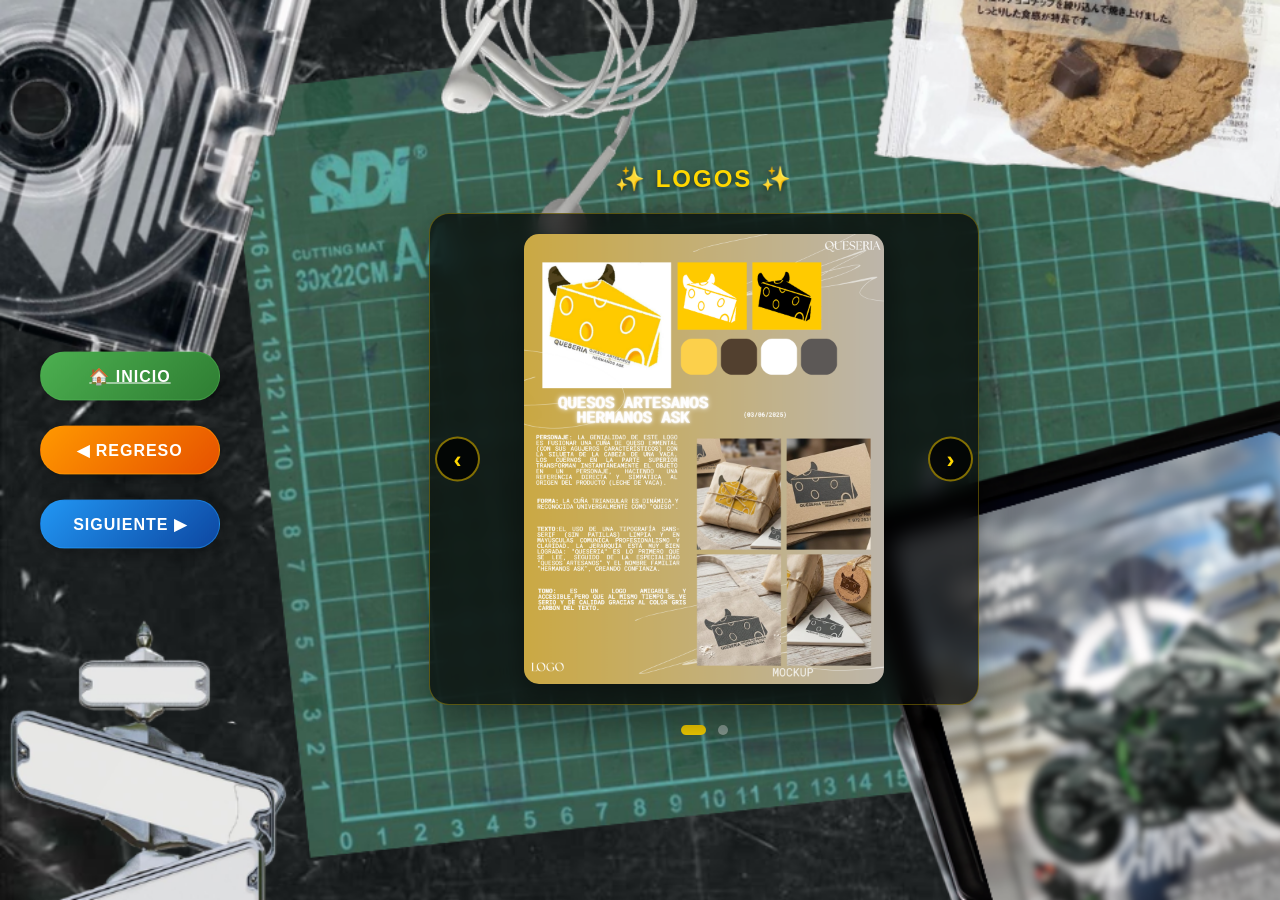
<file: 03-maquetacion-cv/portafolio/logos.html>
<!DOCTYPE html>
<html lang="es">
<head>
    <meta charset="UTF-8">
    <meta name="viewport" content="width=device-width, initial-scale=1.0">
    <title>Portafolio - Logos</title>

    <link rel="icon" type="image/svg+xml" href="data:image/svg+xml, 
<svg xmlns='http://www.w3.org/2000/svg' viewBox='0 0 100 100'> 
<text y='.9em' font-size='90'>🦖</text> </svg>">
    
    <!-- ✅ ANTI-CACHÉ -->
    <meta http-equiv="Cache-Control" content="no-cache, no-store, must-revalidate">
    <meta http-equiv="Pragma" content="no-cache">
    <meta http-equiv="Expires" content="0">
    
    <style>
        * {
            margin: 0;
            padding: 0;
            box-sizing: border-box;
        }

        /* ✅ Fondo corregido */
        body {
            background-image: url("../img/fondo-secciones.png");
            background-repeat: no-repeat;
            background-size: cover;
            background-position: center top;
            background-attachment: scroll;
            background-color: #000;
            min-height: 100vh;
            width: 100%;
            font-family: 'Segoe UI', Tahoma, Geneva, Verdana, sans-serif;
            position: relative;
            overflow-x: hidden;
        }

        /* ========== BOTONES EN COLUMNA (LADO IZQUIERDO) ========== */
        .botones-columna {
            position: fixed;
            left: 40px;
            top: 50%;
            transform: translateY(-50%);
            display: flex;
            flex-direction: column;
            gap: 25px;
            z-index: 1000;
        }

        /* ✅ TODOS LOS BOTONES CON EL MISMO TAMAÑO */
        .boton-nav {
            width: 180px;
            padding: 14px 20px;
            font-size: 16px;
            font-weight: bold;
            border: none;
            border-radius: 40px;
            cursor: pointer;
            font-family: 'Segoe UI', Tahoma, Geneva, Verdana, sans-serif;
            transition: all 0.3s ease;
            text-align: center;
            box-shadow: 0 4px 15px rgba(0, 0, 0, 0.3);
            letter-spacing: 1px;
        }

        .boton-nav:hover {
            transform: translateX(5px) scale(1.05);
        }

        .boton-nav:active {
            transform: translateX(2px) scale(0.98);
        }

        /* ✅ MISMO TAMAÑO Y ESTILO PARA LOS TRES BOTONES */
        .btn-inicio {
            background: linear-gradient(135deg, #4CAF50, #2E7D32);
            color: white;
            border: 1px solid rgba(76, 175, 80, 0.5);
        }

        .btn-inicio:hover {
            background: linear-gradient(135deg, #45a049, #1B5E20);
        }

        .btn-regreso {
            background: linear-gradient(135deg, #ff9800, #E65100);
            color: white;
            border: 1px solid rgba(255, 152, 0, 0.5);
        }

        .btn-regreso:hover {
            background: linear-gradient(135deg, #e68900, #BF360C);
        }

        .btn-siguiente {
            background: linear-gradient(135deg, #2196F3, #0D47A1);
            color: white;
            border: 1px solid rgba(33, 150, 243, 0.5);
        }

        .btn-siguiente:hover {
            background: linear-gradient(135deg, #0b7dda, #1565C0);
        }

        /* ========== CARRUSEL CENTRAL (MOVIDO A LA DERECHA) ========== */
        .carrusel-container {
            position: fixed;
            top: 50%;
            left: 55%;
            transform: translate(-50%, -50%);
            width: 550px;
            max-width: 50vw;
            z-index: 999;
        }

        .carrusel {
            position: relative;
            width: 100%;
            overflow: hidden;
            border-radius: 20px;
            background: rgba(0, 0, 0, 0.7);
            backdrop-filter: blur(10px);
            padding: 20px;
            border: 1px solid rgba(255, 215, 0, 0.3);
            box-shadow: 0 20px 40px rgba(0, 0, 0, 0.4);
        }

        .carrusel-track {
            display: flex;
            transition: transform 0.5s ease-in-out;
            gap: 20px;
        }

        .carrusel-item {
            min-width: 100%;
            text-align: center;
            display: flex;
            justify-content: center;
            align-items: center;
        }

        .carrusel-item img {
            width: auto;
            max-width: 90%;
            max-height: 450px;
            border-radius: 15px;
            box-shadow: 0 10px 30px rgba(0, 0, 0, 0.4);
            transition: transform 0.3s ease;
            cursor: pointer;
        }

        .carrusel-item img:hover {
            transform: scale(1.02);
        }

        /* Botones del carrusel */
        .carrusel-btn {
            position: absolute;
            top: 50%;
            transform: translateY(-50%);
            background: rgba(0, 0, 0, 0.8);
            color: #FFD700;
            border: 2px solid rgba(255, 215, 0, 0.5);
            width: 45px;
            height: 45px;
            border-radius: 50%;
            cursor: pointer;
            font-size: 24px;
            font-weight: bold;
            transition: all 0.2s ease;
            z-index: 10;
            display: flex;
            align-items: center;
            justify-content: center;
        }

        .carrusel-btn:hover {
            background: rgba(255, 215, 0, 0.9);
            color: black;
            transform: translateY(-50%) scale(1.1);
        }

        .carrusel-prev {
            left: 5px;
        }

        .carrusel-next {
            right: 5px;
        }

        /* Indicadores */
        .carrusel-indicadores {
            display: flex;
            justify-content: center;
            gap: 12px;
            margin-top: 20px;
        }

        .indicador {
            width: 10px;
            height: 10px;
            border-radius: 50%;
            background: rgba(255, 255, 255, 0.4);
            cursor: pointer;
            transition: all 0.2s ease;
        }

        .indicador.activo {
            background: #FFD700;
            width: 25px;
            border-radius: 5px;
        }

        .indicador:hover {
            background: rgba(255, 215, 0, 0.8);
            transform: scale(1.2);
        }

        /* Título */
        .carrusel-titulo {
            text-align: center;
            color: #FFD700;
            font-size: 24px;
            margin-bottom: 20px;
            letter-spacing: 2px;
            font-weight: bold;
            text-shadow: 0 2px 5px rgba(0,0,0,0.5);
        }

        /* ========== RESPONSIVE ========== */
        @media (max-width: 1200px) {
            .carrusel-container {
                left: 58%;
                width: 500px;
            }
            .botones-columna {
                left: 25px;
                gap: 20px;
            }
            .boton-nav {
                width: 160px;
                padding: 12px 18px;
                font-size: 14px;
            }
        }

        @media (max-width: 1000px) {
            .carrusel-container {
                left: 60%;
                width: 450px;
            }
            .boton-nav {
                width: 140px;
                padding: 10px 15px;
                font-size: 13px;
            }
            .carrusel-item img {
                max-height: 350px;
            }
        }

        @media (max-width: 900px) {
            .botones-columna {
                position: fixed;
                bottom: 20px;
                top: auto;
                left: 50%;
                transform: translateX(-50%);
                flex-direction: row;
                gap: 15px;
                background: rgba(0, 0, 0, 0.8);
                padding: 12px 20px;
                border-radius: 50px;
                backdrop-filter: blur(10px);
                z-index: 1001;
            }
            
            .boton-nav {
                width: auto;
                min-width: 120px;
                padding: 10px 18px;
                font-size: 13px;
            }
            
            .boton-nav:hover {
                transform: translateY(3px) scale(1.05);
            }
            
            .carrusel-container {
                position: fixed;
                left: 50%;
                top: 45%;
                transform: translate(-50%, -50%);
                width: 90%;
                max-width: 500px;
            }
            
            .carrusel-btn {
                width: 35px;
                height: 35px;
                font-size: 18px;
            }
            
            .carrusel-titulo {
                font-size: 20px;
            }
            
            .carrusel-item img {
                max-height: 350px;
            }
        }

        @media (max-width: 600px) {
            .botones-columna {
                gap: 10px;
                padding: 10px 15px;
            }
            
            .boton-nav {
                min-width: 100px;
                padding: 8px 14px;
                font-size: 11px;
            }
            
            .carrusel-container {
                top: 42%;
                width: 95%;
            }
            
            .carrusel-item img {
                max-height: 280px;
            }
            
            .carrusel-titulo {
                font-size: 18px;
            }
        }
    </style>
</head>
<body>

    <!-- ========== BOTONES EN COLUMNA (LADO IZQUIERDO) ========== -->
    <div class="botones-columna">
        <a href="../index.html" class="boton-nav btn-inicio" id="btnInicio">
            🏠 INICIO
        </a>

        <button class="boton-nav btn-regreso" id="btnRegreso">
            ◀ REGRESO
        </button>

        <button class="boton-nav btn-siguiente" id="btnSiguiente">
            SIGUIENTE ▶
        </button>
    </div>

    <!-- ========== CARRUSEL (MOVIDO A LA DERECHA) ========== -->
    <div class="carrusel-container">
        <div class="carrusel-titulo">
            ✨ LOGOS ✨
        </div>
        <div class="carrusel">
            <button class="carrusel-btn carrusel-prev" id="btnPrev">‹</button>
            <div class="carrusel-track" id="carruselTrack">
                <!-- Elemento 1 -->
                <div class="carrusel-item">
                    <img src="../img/Logo-queseria.png" alt="Logo Quesería" onerror="this.src='https://via.placeholder.com/500x400?text=Logo+Quesería'">
                </div>
                <!-- Elemento 2 -->
                <div class="carrusel-item">
                    <img src="../img/Logo-reposteria.png" alt="Logo Repostería" onerror="this.src='https://via.placeholder.com/500x400?text=Logo+Repostería'">
                </div>
            </div>
            <button class="carrusel-btn carrusel-next" id="btnNext">›</button>
        </div>
        <div class="carrusel-indicadores" id="indicadores"></div>
    </div>

    <script>
        // ========== CARRUSEL ==========
        const track = document.getElementById('carruselTrack');
        const items = document.querySelectorAll('.carrusel-item');
        const btnPrev = document.getElementById('btnPrev');
        const btnNext = document.getElementById('btnNext');
        const contenedorIndicadores = document.getElementById('indicadores');
        
        let currentIndex = 0;
        const totalItems = items.length;

        // ✅ Crear indicadores dinámicamente
        function crearIndicadores() {
            if (!contenedorIndicadores) return;
            contenedorIndicadores.innerHTML = '';
            for (let i = 0; i < totalItems; i++) {
                const indicador = document.createElement('div');
                indicador.classList.add('indicador');
                if (i === 0) indicador.classList.add('activo');
                indicador.addEventListener('click', () => {
                    currentIndex = i;
                    actualizarCarrusel();
                });
                contenedorIndicadores.appendChild(indicador);
            }
        }

        function actualizarCarrusel() {
            const desplazamiento = currentIndex * 100;
            track.style.transform = `translateX(-${desplazamiento}%)`;
            const indicadores = document.querySelectorAll('.indicador');
            indicadores.forEach((ind, idx) => {
                if (idx === currentIndex) ind.classList.add('activo');
                else ind.classList.remove('activo');
            });
        }

        function siguienteSlide() {
            currentIndex = (currentIndex + 1) % totalItems;
            actualizarCarrusel();
        }

        function anteriorSlide() {
            currentIndex = (currentIndex - 1 + totalItems) % totalItems;
            actualizarCarrusel();
        }

        if (btnNext) btnNext.addEventListener('click', siguienteSlide);
        if (btnPrev) btnPrev.addEventListener('click', anteriorSlide);

        // Teclado
        document.addEventListener('keydown', (e) => {
            if (e.key === 'ArrowLeft') anteriorSlide();
            else if (e.key === 'ArrowRight') siguienteSlide();
        });

        // ========== FUNCIONES DE NAVEGACIÓN ==========
        const btnInicio = document.getElementById('btnInicio');
        const btnRegreso = document.getElementById('btnRegreso');
        const btnSiguienteNav = document.getElementById('btnSiguiente');

        // ✅ RUTAS RELATIVAS CORREGIDAS
        if (btnRegreso) {
            btnRegreso.addEventListener('click', () => {
                window.location.href = 'posters.html';
            });
        }
        
        // ✅ BOTÓN SIGUIENTE ENLAZADO A modelado.html
        if (btnSiguienteNav) {
            btnSiguienteNav.addEventListener('click', () => {
                window.location.href = 'modelado.html';
            });
        }
        
        if (btnInicio) {
            btnInicio.addEventListener('click', (e) => {
                e.preventDefault();
                window.location.href = '../index.html';
            });
        }

        // ========== VERIFICAR IMÁGENES ==========
        function verificarImagenes() {
            const imagenes = document.querySelectorAll('.carrusel-item img');
            imagenes.forEach(img => {
                img.addEventListener('error', () => {
                    console.warn(`⚠️ Imagen no encontrada: ${img.src}`);
                });
                img.addEventListener('load', () => {
                    console.log(`✅ Imagen cargada: ${img.src.split('/').pop()}`);
                });
            });
        }

        // ========== INICIALIZAR ==========
        crearIndicadores();
        actualizarCarrusel();
        verificarImagenes();
        
        console.log("%c🎨 Logos - Carrusel con Botones en Columna", "color: #FFD700; font-size: 14px; font-weight: bold");
        console.log("✅ Botones en COLUMNA a la izquierda (todos del mismo tamaño: 180px)");
        console.log("✅ Carrusel movido a la DERECHA (left: 55%)");
        console.log("✅ Botón SIGUIENTE enlazado a modelado.html");
        console.log("✅ En móviles se convierten en fila en la parte inferior");
        console.log("━━━━━━━━━━━━━━━━━━━━━━━━━━━━━━━━━━━━━━━");
        console.log(`📊 Total de logos: ${totalItems}`);
    </script>
</body>
</html>
</file>
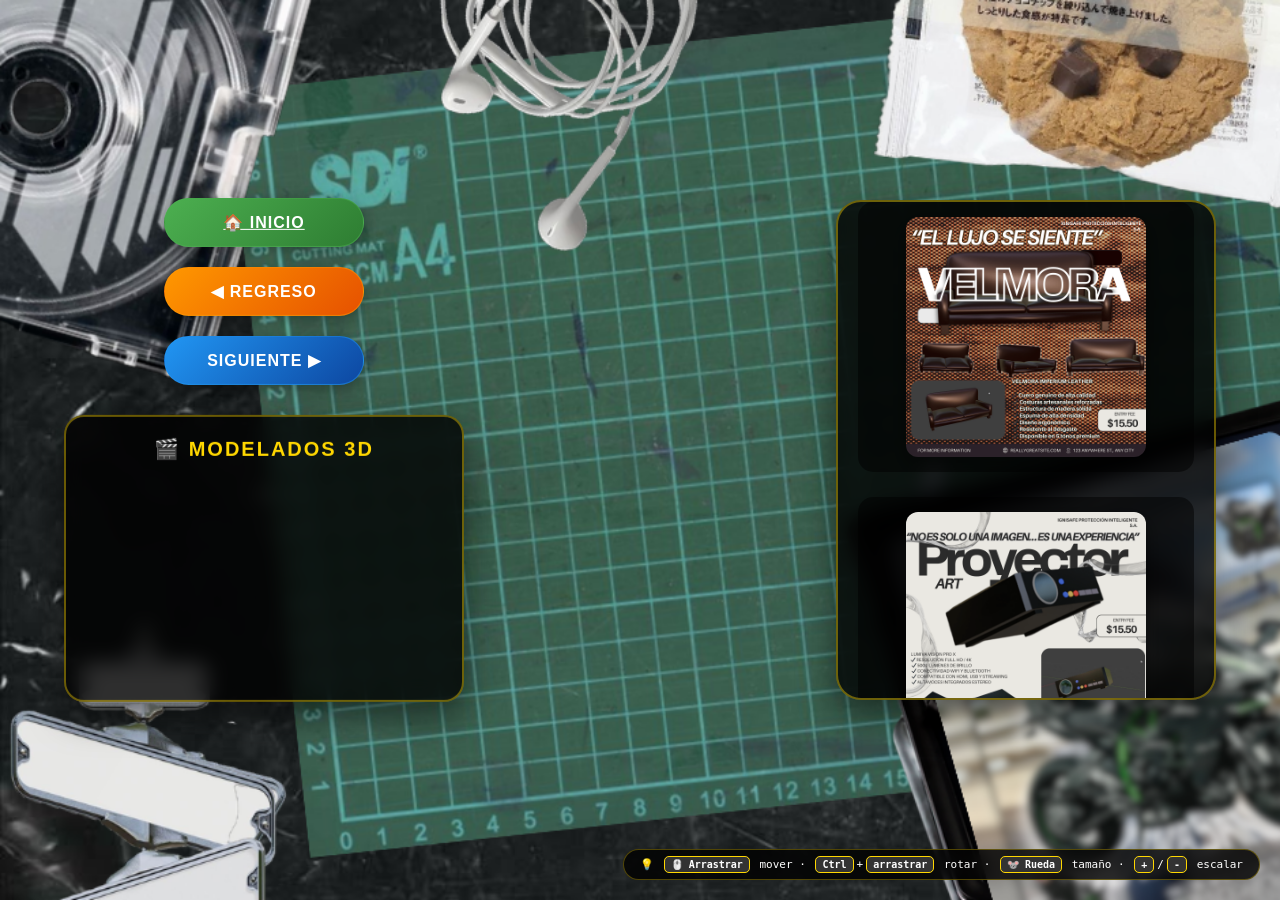
<file: 03-maquetacion-cv/portafolio/modelado.html>
<!DOCTYPE html>
<html lang="es">
<head>
    <meta charset="UTF-8">
    <meta name="viewport" content="width=device-width, initial-scale=1.0">
    <title>Portafolio - Modelados 3D</title>

    <link rel="icon" type="image/svg+xml" href="data:image/svg+xml, 
<svg xmlns='http://www.w3.org/2000/svg' viewBox='0 0 100 100'> 
<text y='.9em' font-size='90'>🦖</text> </svg>">
    
    <!-- ✅ ANTI-CACHÉ -->
    <meta http-equiv="Cache-Control" content="no-cache, no-store, must-revalidate">
    <meta http-equiv="Pragma" content="no-cache">
    <meta http-equiv="Expires" content="0">
    
    <style>
        * {
            margin: 0;
            padding: 0;
            box-sizing: border-box;
        }

        /* ✅ Fondo corregido */
        body {
            background-image: url("../img/fondo-secciones.png");
            background-repeat: no-repeat;
            background-size: cover;
            background-position: center top;
            background-attachment: scroll;
            background-color: #000;
            min-height: 100vh;
            width: 100%;
            font-family: 'Segoe UI', Tahoma, Geneva, Verdana, sans-serif;
            position: relative;
            overflow-x: hidden;
        }

        /* ========== LADO IZQUIERDO: BOTONES + VIDEO ========== */
        .lado-izquierdo {
            position: fixed;
            left: 5%;
            top: 50%;
            transform: translateY(-50%);
            display: flex;
            flex-direction: column;
            align-items: center;
            gap: 30px;
            z-index: 1000;
        }

        /* ========== BOTONES EN COLUMNA ========== */
        .botones-columna {
            display: flex;
            flex-direction: column;
            gap: 20px;
        }

        .boton-movible {
            width: 200px;
            padding: 14px 24px;
            font-size: 16px;
            font-weight: bold;
            border: none;
            border-radius: 40px;
            cursor: grab;
            font-family: 'Segoe UI', Tahoma, Geneva, Verdana, sans-serif;
            transition: all 0.3s ease;
            text-align: center;
            box-shadow: 0 4px 15px rgba(0, 0, 0, 0.3);
            letter-spacing: 1px;
        }

        .boton-movible:active {
            cursor: grabbing;
        }

        .boton-movible:hover {
            transform: translateX(5px) scale(1.05);
        }

        .boton-movible:focus {
            outline: 3px solid #FFD700;
            outline-offset: 3px;
        }

        .btn-inicio {
            background: linear-gradient(135deg, #4CAF50, #2E7D32);
            color: white;
            border: 1px solid rgba(76, 175, 80, 0.5);
        }

        .btn-inicio:hover {
            background: linear-gradient(135deg, #45a049, #1B5E20);
        }

        .btn-regreso {
            background: linear-gradient(135deg, #ff9800, #E65100);
            color: white;
            border: 1px solid rgba(255, 152, 0, 0.5);
        }

        .btn-regreso:hover {
            background: linear-gradient(135deg, #e68900, #BF360C);
        }

        .btn-siguiente {
            background: linear-gradient(135deg, #2196F3, #0D47A1);
            color: white;
            border: 1px solid rgba(33, 150, 243, 0.5);
        }

        .btn-siguiente:hover {
            background: linear-gradient(135deg, #0b7dda, #1565C0);
        }

        /* Handles para redimensionar y rotar */
        .resize-handle {
            position: absolute;
            width: 16px;
            height: 16px;
            background: #ff4d6d;
            border-radius: 50%;
            bottom: -8px;
            right: -8px;
            cursor: nwse-resize;
            z-index: 1001;
            border: 2px solid white;
            box-shadow: 0 0 4px rgba(0,0,0,0.5);
        }

        .rotate-handle {
            position: absolute;
            width: 16px;
            height: 16px;
            background: #4d9eff;
            border-radius: 50%;
            top: -8px;
            left: -8px;
            cursor: grab;
            z-index: 1001;
            border: 2px solid white;
            box-shadow: 0 0 4px rgba(0,0,0,0.5);
        }

        .rotate-handle:active {
            cursor: grabbing;
        }

        .boton-movible.selected {
            outline: 3px solid #FFD700;
            outline-offset: 4px;
        }

        /* ========== VIDEO DEBAJO DE LOS BOTONES ========== */
        .video-container {
            width: 400px;
            max-width: 35vw;
            background: rgba(0, 0, 0, 0.8);
            backdrop-filter: blur(10px);
            border-radius: 20px;
            padding: 20px;
            border: 2px solid rgba(255, 215, 0, 0.4);
            box-shadow: 0 15px 35px rgba(0, 0, 0, 0.5);
        }

        .video-titulo {
            text-align: center;
            color: #FFD700;
            font-size: 20px;
            margin-bottom: 15px;
            letter-spacing: 2px;
            font-weight: bold;
        }

        .video-container iframe {
            width: 100%;
            height: auto;
            aspect-ratio: 16/9;
            border: none;
            border-radius: 12px;
        }

        /* ========== CARRUSEL VERTICAL MÁS GRANDE ========== */
        .carrusel-vertical-container {
            position: fixed;
            right: 5%;
            top: 50%;
            transform: translateY(-50%);
            width: 450px;
            height: 550px;
            background: rgba(0, 0, 0, 0.8);
            backdrop-filter: blur(10px);
            border-radius: 25px;
            padding: 20px;
            border: 2px solid rgba(255, 215, 0, 0.4);
            box-shadow: 0 15px 35px rgba(0, 0, 0, 0.5);
            overflow-y: auto;
            overflow-x: hidden;
            scroll-snap-type: y mandatory;
            z-index: 999;
        }

        .carrusel-vertical-container::-webkit-scrollbar {
            width: 8px;
        }

        .carrusel-vertical-container::-webkit-scrollbar-track {
            background: rgba(255, 255, 255, 0.1);
            border-radius: 10px;
        }

        .carrusel-vertical-container::-webkit-scrollbar-thumb {
            background: #FFD700;
            border-radius: 10px;
        }

        .carrusel-titulo {
            text-align: center;
            color: #FFD700;
            font-size: 24px;
            margin-bottom: 20px;
            letter-spacing: 3px;
            font-weight: bold;
        }

        .carrusel-vertical-track {
            display: flex;
            flex-direction: column;
            gap: 25px;
        }

        .carrusel-item-vertical {
            scroll-snap-align: start;
            text-align: center;
            display: flex;
            justify-content: center;
            align-items: center;
            background: rgba(0, 0, 0, 0.5);
            border-radius: 15px;
            padding: 15px;
            transition: transform 0.3s ease;
        }

        .carrusel-item-vertical:hover {
            transform: scale(1.02);
            background: rgba(0, 0, 0, 0.7);
        }

        .carrusel-item-vertical img {
            width: auto;
            max-width: 100%;
            max-height: 280px;
            border-radius: 12px;
            box-shadow: 0 8px 20px rgba(0, 0, 0, 0.4);
            transition: transform 0.3s ease;
            cursor: pointer;
        }

        .carrusel-item-vertical img:hover {
            transform: scale(1.02);
        }

        /* Tooltip de ayuda */
        .help-tooltip {
            position: fixed;
            bottom: 20px;
            right: 20px;
            background: rgba(0, 0, 0, 0.8);
            backdrop-filter: blur(10px);
            color: white;
            padding: 8px 16px;
            border-radius: 30px;
            font-size: 11px;
            font-family: monospace;
            z-index: 10000;
            border: 1px solid rgba(255, 215, 0, 0.3);
            pointer-events: none;
        }

        .help-tooltip kbd {
            background: #333;
            border-radius: 5px;
            padding: 2px 6px;
            font-size: 10px;
            font-weight: bold;
            margin: 0 3px;
            border: 1px solid #FFD700;
        }

        /* ========== RESPONSIVE ========== */
        @media (max-width: 1400px) {
            .carrusel-vertical-container {
                width: 380px;
                height: 500px;
            }
            .carrusel-item-vertical img {
                max-height: 240px;
            }
        }

        @media (max-width: 1200px) {
            .lado-izquierdo {
                left: 3%;
            }
            .boton-movible {
                width: 170px;
                padding: 12px 18px;
                font-size: 14px;
            }
            .video-container {
                width: 320px;
            }
            .carrusel-vertical-container {
                right: 3%;
                width: 320px;
                height: 450px;
            }
            .carrusel-item-vertical img {
                max-height: 200px;
            }
            .carrusel-titulo {
                font-size: 20px;
            }
        }

        @media (max-width: 1000px) {
            .lado-izquierdo {
                left: 2%;
            }
            .boton-movible {
                width: 150px;
                padding: 10px 15px;
                font-size: 13px;
            }
            .video-container {
                width: 280px;
            }
            .video-titulo {
                font-size: 16px;
            }
            .carrusel-vertical-container {
                right: 2%;
                width: 280px;
                height: 400px;
            }
            .carrusel-titulo {
                font-size: 18px;
            }
            .carrusel-item-vertical img {
                max-height: 170px;
            }
        }

        @media (max-width: 800px) {
            body {
                display: flex;
                flex-direction: column;
                align-items: center;
                justify-content: center;
            }
            .lado-izquierdo {
                position: relative;
                left: auto;
                top: auto;
                transform: none;
                margin-top: 30px;
                margin-bottom: 20px;
            }
            .botones-columna {
                flex-direction: row;
                gap: 15px;
                flex-wrap: wrap;
                justify-content: center;
            }
            .boton-movible {
                width: auto;
                min-width: 120px;
                padding: 10px 18px;
                font-size: 13px;
            }
            .video-container {
                width: 350px;
                max-width: 85vw;
            }
            .carrusel-vertical-container {
                position: relative;
                right: auto;
                top: auto;
                transform: none;
                width: 380px;
                height: 400px;
                margin: 0 auto 30px;
            }
            .help-tooltip {
                display: none;
            }
        }

        @media (max-width: 600px) {
            .boton-movible {
                min-width: 100px;
                padding: 8px 12px;
                font-size: 11px;
            }
            .video-container {
                width: 300px;
            }
            .video-titulo {
                font-size: 14px;
            }
            .carrusel-vertical-container {
                width: 320px;
                height: 350px;
            }
            .carrusel-titulo {
                font-size: 16px;
            }
            .carrusel-item-vertical img {
                max-height: 150px;
            }
        }

        @media (max-width: 480px) {
            .video-container {
                width: 260px;
            }
            .carrusel-vertical-container {
                width: 280px;
                height: 300px;
            }
            .carrusel-item-vertical img {
                max-height: 130px;
            }
            .carrusel-titulo {
                font-size: 14px;
            }
        }
    </style>
</head>
<body>

    <!-- ========== LADO IZQUIERDO: BOTONES + VIDEO ========== -->
    <div class="lado-izquierdo">
        
        <!-- BOTONES EN COLUMNA -->
        <div class="botones-columna">
            <a href="../index.html" class="boton-movible btn-inicio" id="btnInicio" tabindex="0">
                🏠 INICIO
            </a>

            <button class="boton-movible btn-regreso" id="btnRegreso" tabindex="0">
                ◀ REGRESO
            </button>

            <button class="boton-movible btn-siguiente" id="btnSiguiente" tabindex="0">
                SIGUIENTE ▶
            </button>
        </div>

        <!-- VIDEO DEBAJO DE LOS BOTONES -->
        <div class="video-container">
            <div class="video-titulo">
                🎬 MODELADOS 3D
            </div>
            <iframe 
                src="https://www.canva.com/design/DAHBHf_eAPw/8muR5EXWnOXgJ9YuueN--w/watch?embed"
                allowfullscreen
                allow="fullscreen"
                title="Video de presentación - Modelados 3D">
            </iframe>
        </div>
    </div>

    <!-- ========== CARRUSEL VERTICAL MÁS GRANDE (LADO DERECHO) ========== -->
    <div class="carrusel-vertical-container">
        <div class="carrusel-titulo">
            ✨ MODELADOS 3D ✨
        </div>
        <div class="carrusel-vertical-track" id="carruselTrack">
            <!-- Elemento 1 -->
            <div class="carrusel-item-vertical">
                <img src="../img/sofa.png" alt="Modelado Sofá" onerror="this.src='https://via.placeholder.com/400x300?text=Sofá+3D'">
            </div>
            <!-- Elemento 2 -->
            <div class="carrusel-item-vertical">
                <img src="../img/proyector.png" alt="Modelado Proyector" onerror="this.src='https://via.placeholder.com/400x300?text=Proyector+3D'">
            </div>
            <!-- Elemento 3 -->
            <div class="carrusel-item-vertical">
                <img src="../img/extintor.png" alt="Modelado Extintor" onerror="this.src='https://via.placeholder.com/400x300?text=Extintor+3D'">
            </div>
            <!-- Elemento 4 -->
            <div class="carrusel-item-vertical">
                <img src="../img/bote.png" alt="Modelado Bote" onerror="this.src='https://via.placeholder.com/400x300?text=Bote+3D'">
            </div>
        </div>
    </div>

    <!-- ✅ Tooltip de ayuda -->
    <div class="help-tooltip">
        💡 <kbd>🖱️ Arrastrar</kbd> mover · 
        <kbd>Ctrl</kbd>+<kbd>arrastrar</kbd> rotar · 
        <kbd>🐭 Rueda</kbd> tamaño · 
        <kbd>+</kbd>/<kbd>-</kbd> escalar
    </div>

    <script>
        let selected = null;
        let isDragging = false;
        let isResizing = false;
        let isRotating = false;
        let startX, startY, startLeft, startTop, startWidth;
        let startAngle = 0;
        let currentAngle = 0;
        let dragStarted = false;

        // ========== GUARDAR POSICIONES ==========
        function savePositions() {
            const data = [];
            document.querySelectorAll('.boton-movible').forEach(el => {
                data.push({
                    top: el.style.top,
                    left: el.style.left,
                    transform: el.style.transform
                });
            });
            localStorage.setItem("layoutModelados", JSON.stringify(data));
            console.log("💾 Posiciones guardadas");
        }

        // ========== CARGAR POSICIONES ==========
        function loadPositions() {
            const data = JSON.parse(localStorage.getItem("layoutModelados"));
            if (!data) return;

            document.querySelectorAll('.boton-movible').forEach((el, i) => {
                if (data[i]) {
                    el.style.top = data[i].top;
                    el.style.left = data[i].left;
                    if (data[i].transform) el.style.transform = data[i].transform;
                }
            });
            console.log("📂 Posiciones cargadas");
        }

        // ========== CREAR MANIJAS ==========
        function createHandles(el) {
            const oldResize = el.querySelector('.resize-handle');
            const oldRotate = el.querySelector('.rotate-handle');
            if (oldResize) oldResize.remove();
            if (oldRotate) oldRotate.remove();

            const resizeHandle = document.createElement("div");
            resizeHandle.className = "resize-handle";
            el.appendChild(resizeHandle);

            const rotateHandle = document.createElement("div");
            rotateHandle.className = "rotate-handle";
            el.appendChild(rotateHandle);

            resizeHandle.onmousedown = (e) => {
                e.stopPropagation();
                isResizing = true;
                startX = e.clientX;
                startWidth = el.offsetWidth;
                document.onmousemove = resize;
                document.onmouseup = stop;
            };

            rotateHandle.onmousedown = (e) => {
                e.stopPropagation();
                isRotating = true;
                
                const rect = el.getBoundingClientRect();
                const centerX = rect.left + rect.width / 2;
                const centerY = rect.top + rect.height / 2;
                
                startAngle = Math.atan2(e.clientY - centerY, e.clientX - centerX) * 180 / Math.PI;
                
                const transform = el.style.transform;
                const match = transform.match(/rotate\(([-\d.]+)deg\)/);
                currentAngle = match ? parseFloat(match[1]) : 0;
                
                document.onmousemove = rotate;
                document.onmouseup = stop;
            };
        }

        // ========== ROTAR ==========
        function rotate(e) {
            if (!isRotating || !selected) return;
            
            const rect = selected.getBoundingClientRect();
            const centerX = rect.left + rect.width / 2;
            const centerY = rect.top + rect.height / 2;
            
            let newAngle = Math.atan2(e.clientY - centerY, e.clientX - centerX) * 180 / Math.PI;
            let angleDiff = newAngle - startAngle;
            let finalAngle = currentAngle + angleDiff;
            
            selected.style.transform = `rotate(${finalAngle}deg)`;
        }

        // ========== REDIMENSIONAR ==========
        function resize(e) {
            if (!isResizing || !selected) return;
            let newWidth = Math.max(80, startWidth + (e.clientX - startX));
            selected.style.width = newWidth + "px";
        }

        // ========== ARRASTRAR ==========
        function startDrag(e, el) {
            if (e.target.classList.contains("resize-handle")) return;
            if (e.target.classList.contains("rotate-handle")) return;
            
            dragStarted = false;
            isDragging = true;
            selected = el;
            startX = e.clientX;
            startY = e.clientY;
            startLeft = parseFloat(el.style.left || 0);
            startTop = parseFloat(el.style.top || 0);
            
            document.onmousemove = drag;
            document.onmouseup = stopDrag;
        }

        function drag(e) {
            if (!isDragging || !selected) return;
            
            if (!dragStarted && (Math.abs(e.clientX - startX) > 3 || Math.abs(e.clientY - startY) > 3)) {
                dragStarted = true;
            }
            
            selected.style.left = (startLeft + (e.clientX - startX)) + "px";
            selected.style.top = (startTop + (e.clientY - startY)) + "px";
        }

        function stopDrag() {
            isDragging = false;
            document.onmousemove = null;
            document.onmouseup = null;
            
            if (dragStarted) {
                savePositions();
            }
            dragStarted = false;
        }

        // ========== ROTAR CON TECLADO ==========
        document.addEventListener('keydown', (e) => {
            if (!selected) return;
            if (e.key === "q" || e.key === "Q") rotateKeyboard(-5);
            if (e.key === "e" || e.key === "E") rotateKeyboard(5);
        });

        function rotateKeyboard(d) {
            let transform = selected.style.transform || "rotate(0deg)";
            let match = transform.match(/rotate\(([-\d.]+)deg\)/);
            let currentRot = match ? parseFloat(match[1]) : 0;
            let newRot = currentRot + d;
            selected.style.transform = `rotate(${newRot}deg)`;
            savePositions();
        }

        // ========== DETENER ==========
        function stop() {
            isDragging = false;
            isResizing = false;
            isRotating = false;
            document.onmousemove = null;
            document.onmouseup = null;
            savePositions();
        }

        // ========== SELECCIONAR ELEMENTO ==========
        function selectElement(el) {
            if (selected && selected !== el) {
                selected.classList.remove('selected');
                selected.style.outline = "none";
            }
            
            selected = el;
            selected.classList.add('selected');
            createHandles(selected);
        }

        // ========== ASIGNAR EVENTOS ==========
        function asignarEventos() {
            document.querySelectorAll('.boton-movible').forEach(el => {
                let clickTimeout = null;
                let hasDoubleClicked = false;
                
                el.addEventListener('click', (e) => {
                    e.stopPropagation();
                    if (hasDoubleClicked) { hasDoubleClicked = false; return; }
                    if (clickTimeout) { clearTimeout(clickTimeout); clickTimeout = null; }
                    clickTimeout = setTimeout(() => { selectElement(el); clickTimeout = null; }, 150);
                });
                
                el.addEventListener('dblclick', (e) => {
                    e.stopPropagation();
                    hasDoubleClicked = true;
                    if (clickTimeout) { clearTimeout(clickTimeout); clickTimeout = null; }
                });
                
                el.addEventListener('mousedown', (e) => {
                    startDrag(e, el);
                });
            });
        }

        // ========== FUNCIONES DE NAVEGACIÓN ==========
        const btnInicio = document.getElementById('btnInicio');
        const btnRegreso = document.getElementById('btnRegreso');
        const btnSiguiente = document.getElementById('btnSiguiente');

        function setupButtonAction(btn, action) {
            if (!btn) return;
            
            let hasMoved = false;
            let startX = 0, startY = 0;
            
            btn.addEventListener('mousedown', (e) => {
                hasMoved = false;
                startX = e.clientX;
                startY = e.clientY;
            });
            
            btn.addEventListener('mousemove', (e) => {
                if (Math.abs(e.clientX - startX) > 5 || Math.abs(e.clientY - startY) > 5) {
                    hasMoved = true;
                }
            });
            
            btn.addEventListener('click', (e) => {
                if (hasMoved) {
                    e.preventDefault();
                    return;
                }
                action(e);
            });
        }

        if (btnRegreso) {
            setupButtonAction(btnRegreso, () => {
                window.location.href = 'logos.html';
            });
        }
        
        // ✅ BOTÓN SIGUIENTE ENLAZADO A portafolio.html
        if (btnSiguiente) {
            setupButtonAction(btnSiguiente, () => {
                window.location.href = 'portafolio.html';
            });
        }
        
        if (btnInicio) {
            setupButtonAction(btnInicio, (e) => {
                window.location.href = btnInicio.href;
            });
        }

        // ========== VERIFICAR IMÁGENES ==========
        function verificarImagenes() {
            const imagenes = document.querySelectorAll('.carrusel-item-vertical img');
            imagenes.forEach(img => {
                img.addEventListener('error', () => {
                    console.warn(`⚠️ Imagen no encontrada: ${img.src}`);
                });
                img.addEventListener('load', () => {
                    console.log(`✅ Imagen cargada: ${img.src.split('/').pop()}`);
                });
            });
        }

        // ========== CLICK FUERA ==========
        document.body.addEventListener('click', (e) => {
            if (!e.target.closest('.boton-movible')) {
                if (selected) {
                    selected.classList.remove('selected');
                    selected.style.outline = "none";
                    selected = null;
                }
            }
        });

        // ========== INICIALIZAR ==========
        loadPositions();
        asignarEventos();
        verificarImagenes();
        
        console.log("%c🎨 Modelados 3D - Carrusel Vertical GRANDE", "color: #FFD700; font-size: 14px; font-weight: bold");
        console.log("✅ Carrusel VERTICAL MÁS GRANDE: 450px × 550px");
        console.log("✅ Video (400px) debajo de los botones");
        console.log("✅ Botón SIGUIENTE enlazado a portafolio.html");
        console.log("✅ Botones MOVIBLES (arrastra, rota, redimensiona)");
        console.log("━━━━━━━━━━━━━━━━━━━━━━━━━━━━━━━━━━━━━━━");
    </script>
</body>
</html>
</file>
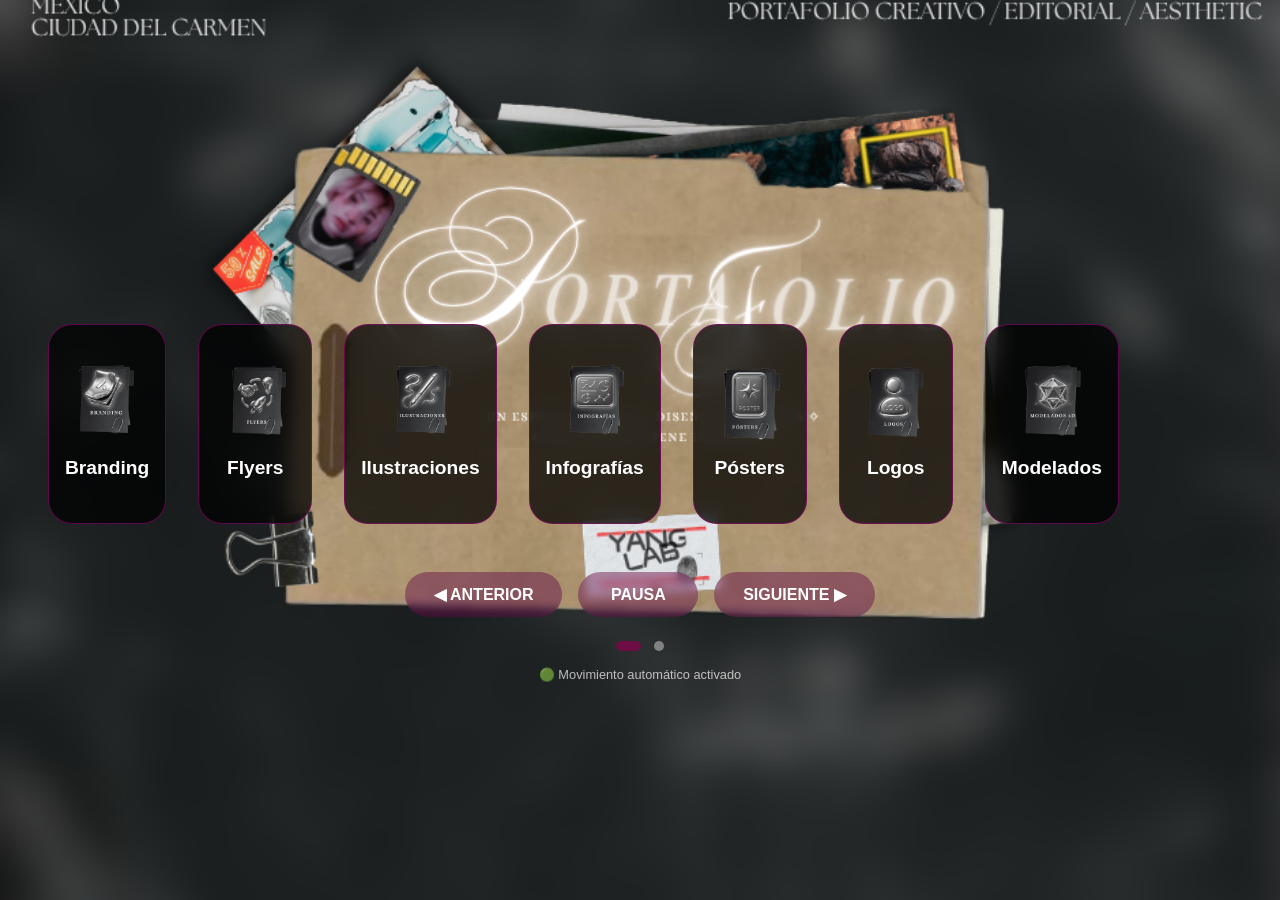
<file: 03-maquetacion-cv/portafolio/portafolio.html>
<!DOCTYPE html>
<html lang="es">
<head>
    <meta charset="UTF-8">
    <meta name="viewport" content="width=device-width, initial-scale=1.0, user-scalable=no, viewport-fit=cover">
    <title>Portafolio - Carrusel de Secciones</title>
    
    <link rel="icon" type="image/svg+xml" href="data:image/svg+xml, 
    <svg xmlns='http://www.w3.org/2000/svg' viewBox='0 0 100 100'> 
    <text y='.9em' font-size='90'>🦖</text> </svg>">

    <meta http-equiv="Cache-Control" content="no-cache, no-store, must-revalidate">
    <meta http-equiv="Pragma" content="no-cache">
    <meta http-equiv="Expires" content="0">
    
    <style>
        * {
            margin: 0;
            padding: 0;
            box-sizing: border-box;
            -webkit-tap-highlight-color: transparent;
        }

        body {
            font-family: 'Segoe UI', Tahoma, Geneva, Verdana, sans-serif;
            background-color: #000;
            display: flex;
            align-items: center;
            justify-content: center;
            min-height: 100vh;
            overflow-x: hidden;
        }

        /* Contenedor con fondo - BAJADO MÁS ABAJO */
        .fondo-expandido {
            background-image: url("../img/fondo-portafolio.png");
            background-repeat: no-repeat;
            background-size: cover;
            background-position: center 15%; /* 🔽 BAJADO: antes estaba en 'center center', ahora en 15% */
            background-attachment: scroll;
            width: 100%;
            min-height: 100vh;
            padding: 1rem;
            display: flex;
            align-items: center;
            justify-content: center;
        }

        /* Contenedor del carrusel - TOTALMENTE RESPONSIVE */
        .carrusel-container {
            width: 100%;
            max-width: 1400px;
            margin: 0 auto;
            padding: clamp(1rem, 5vw, 3rem);
            border-radius: clamp(1rem, 3vw, 2rem);
            position: relative;
            margin-top: clamp(2rem, 10vh, 8rem);
            z-index: 10;
        }

        .carrusel {
            width: 100%;
            overflow: hidden;
            border-radius: clamp(1rem, 2vw, 1.5rem);
            position: relative;
        }

        .carrusel-pista {
            display: flex;
            transition: transform 0.6s cubic-bezier(0.4, 0, 0.2, 1);
            will-change: transform;
        }

        .carrusel-item {
            flex: 0 0 auto;
            padding: clamp(0.5rem, 2vw, 1rem);
            box-sizing: border-box;
        }

        .tarjeta {
            background: rgba(0, 0, 0, 0.75);
            backdrop-filter: blur(10px);
            border-radius: clamp(1rem, 3vw, 1.5rem);
            padding: clamp(1rem, 3vw, 2rem) clamp(0.8rem, 2vw, 1rem);
            text-align: center;
            cursor: pointer;
            transition: all 0.3s ease;
            border: 1px solid rgba(138, 6, 105, 0.685);
            text-decoration: none;
            display: flex;
            flex-direction: column;
            justify-content: center;
            align-items: center;
            min-height: clamp(150px, 25vh, 200px);
            height: 100%;
        }

        .tarjeta:hover {
            transform: translateY(-5px) scale(1.02);
            background: rgba(0, 0, 0, 0.85);
            border-color: #860b7caf;
        }

        .tarjeta:active {
            transform: scale(0.98);
        }

        .tarjeta-contenido {
            width: 100%;
            display: flex;
            flex-direction: column;
            align-items: center;
            justify-content: center;
        }

        .tarjeta-imagen {
            width: clamp(50px, 10vw, 80px);
            height: clamp(50px, 10vw, 80px);
            object-fit: contain;
            margin-bottom: clamp(0.5rem, 2vw, 1rem);
        }

        .tarjeta h3 {
            color: white;
            font-size: clamp(0.9rem, 4vw, 1.2rem);
            font-weight: 600;
            margin-bottom: 0.5rem;
        }

        .controles {
            display: flex;
            justify-content: center;
            gap: clamp(0.5rem, 2vw, 1rem);
            margin-top: clamp(1.5rem, 5vh, 2rem);
            flex-wrap: wrap;
        }

        button {
            background: rgba(99, 5, 70, 0.432);
            color: white;
            border: none;
            padding: clamp(0.6rem, 2vw, 0.8rem) clamp(1rem, 4vw, 1.8rem);
            border-radius: 40px;
            cursor: pointer;
            font-size: clamp(0.8rem, 3.5vw, 1rem);
            font-weight: 600;
            transition: 0.3s;
            backdrop-filter: blur(5px);
            min-width: clamp(80px, 20vw, 120px);
        }

        button:hover {
            background: #7a0260d2;
            transform: scale(1.05);
        }

        button:active {
            transform: scale(0.95);
        }

        .indicadores {
            display: flex;
            justify-content: center;
            gap: clamp(0.5rem, 2vw, 0.8rem);
            margin-top: clamp(1rem, 4vh, 1.5rem);
            flex-wrap: wrap;
        }

        .punto {
            width: clamp(8px, 2.5vw, 10px);
            height: clamp(8px, 2.5vw, 10px);
            background: rgba(255,255,255,0.4);
            border-radius: 50%;
            cursor: pointer;
            transition: 0.3s;
        }

        .punto.activo {
            background: #880250b4;
            width: clamp(20px, 6vw, 25px);
            border-radius: 10px;
        }

        .auto-status {
            text-align: center;
            margin-top: clamp(0.8rem, 3vh, 1rem);
            color: rgba(255,255,255,0.7);
            font-size: clamp(0.7rem, 3vw, 0.8rem);
        }

        /* ========== MEDIA QUERIES RESPONSIVE CON AJUSTE DE FONDO ========== */
        
        @media (max-width: 1024px) {
            .carrusel-container {
                margin-top: clamp(1rem, 8vh, 6rem);
            }
            /* En tablets, bajar un poco más el fondo */
            .fondo-expandido {
                background-position: center 12%;
            }
        }

        @media (max-width: 768px) {
            .carrusel-item {
                min-width: 33.333%;
            }
            .tarjeta {
                padding: 1rem;
                min-height: 160px;
            }
            button {
                padding: 0.6rem 1.2rem;
            }
            .fondo-expandido {
                background-position: center 10%;
            }
        }

        @media (max-width: 600px) {
            .carrusel-item {
                min-width: 50%;
            }
            .carrusel-container {
                padding: 1rem;
                margin-top: clamp(1rem, 5vh, 3rem);
            }
            .tarjeta {
                min-height: 140px;
                padding: 0.8rem;
            }
            .controles {
                gap: 0.5rem;
            }
            button {
                padding: 0.5rem 1rem;
                font-size: 0.75rem;
                min-width: 70px;
            }
            .fondo-expandido {
                background-position: center 8%;
            }
        }

        @media (max-width: 480px) {
            .carrusel-item {
                min-width: 100%;
            }
            .carrusel-container {
                margin-top: clamp(1rem, 3vh, 2rem);
                padding: 0.8rem;
            }
            .tarjeta {
                min-height: 120px;
                flex-direction: row;
                padding: 0.8rem;
            }
            .tarjeta-contenido {
                flex-direction: row;
                gap: 1rem;
            }
            .tarjeta-imagen {
                width: 50px;
                height: 50px;
                margin-bottom: 0;
            }
            .tarjeta h3 {
                font-size: 1rem;
            }
            .controles {
                flex-wrap: wrap;
            }
            button {
                padding: 0.5rem 0.8rem;
                font-size: 0.7rem;
                min-width: 60px;
            }
            .indicadores {
                gap: 0.5rem;
            }
            .fondo-expandido {
                background-position: center 5%; /* Más abajo en móviles */
            }
        }

        @media (max-width: 900px) and (orientation: landscape) {
            .carrusel-container {
                margin-top: 1rem;
            }
            .tarjeta {
                min-height: 100px;
                padding: 0.5rem;
            }
            .tarjeta-imagen {
                width: 40px;
                height: 40px;
            }
            .tarjeta h3 {
                font-size: 0.8rem;
            }
            button {
                padding: 0.3rem 0.8rem;
                font-size: 0.7rem;
            }
            .fondo-expandido {
                background-position: center 20%; /* En landscape, más abajo */
            }
        }

        @media (min-width: 1920px) {
            .carrusel-container {
                max-width: 1600px;
            }
            .tarjeta-imagen {
                width: 100px;
                height: 100px;
            }
            .tarjeta h3 {
                font-size: 1.5rem;
            }
            button {
                padding: 1rem 2.5rem;
                font-size: 1.2rem;
            }
            .fondo-expandido {
                background-position: center 20%; /* En 4K, más abajo */
            }
        }

        @supports (padding: max(0px)) {
            .carrusel-container {
                padding-left: max(1rem, env(safe-area-inset-left));
                padding-right: max(1rem, env(safe-area-inset-right));
            }
        }

        .carrusel-item {
            animation: fadeIn 0.5s ease;
        }

        @keyframes fadeIn {
            from {
                opacity: 0;
                transform: translateY(20px);
            }
            to {
                opacity: 1;
                transform: translateY(0);
            }
        }

        .tarjeta-imagen.error {
            outline: 2px solid red;
            opacity: 0.5;
        }

        html {
            scroll-behavior: smooth;
        }
    </style>
</head>
<body>
    <div class="fondo-expandido">
        <div class="carrusel-container">
            <div class="carrusel">
                <div class="carrusel-pista" id="pista">
                    <div class="carrusel-item">
                        <a href="branding.html" class="tarjeta">
                            <div class="tarjeta-contenido">
                                <img src="../img/c-branding.png" alt="Branding" class="tarjeta-imagen" loading="lazy">
                                <h3>Branding</h3>
                            </div>
                        </a>
                    </div>
                    <div class="carrusel-item">
                        <a href="flyers.html" class="tarjeta">
                            <div class="tarjeta-contenido">
                                <img src="../img/c-flyers.png" alt="Flyers" class="tarjeta-imagen" loading="lazy">
                                <h3>Flyers</h3>
                            </div>
                        </a>
                    </div>
                    <div class="carrusel-item">
                        <a href="ilustraciones.html" class="tarjeta">
                            <div class="tarjeta-contenido">
                                <img src="../img/c-ilustraciones.png" alt="Ilustraciones" class="tarjeta-imagen" loading="lazy">
                                <h3>Ilustraciones</h3>
                            </div>
                        </a>
                    </div>
                    <div class="carrusel-item">
                        <a href="infografia.html" class="tarjeta">
                            <div class="tarjeta-contenido">
                                <img src="../img/c-infografias.png" alt="Infografías" class="tarjeta-imagen" loading="lazy">
                                <h3>Infografías</h3>
                            </div>
                        </a>
                    </div>
                    <div class="carrusel-item">
                        <a href="posters.html" class="tarjeta">
                            <div class="tarjeta-contenido">
                                <img src="../img/c-posters.png" alt="Posters" class="tarjeta-imagen" loading="lazy">
                                <h3>Pósters</h3>
                            </div>
                        </a>
                    </div>
                    <div class="carrusel-item">
                        <a href="logos.html" class="tarjeta">
                            <div class="tarjeta-contenido">
                                <img src="../img/c-logos.png" alt="Logos" class="tarjeta-imagen" loading="lazy">
                                <h3>Logos</h3>
                            </div>
                        </a>
                    </div>
                    <div class="carrusel-item">
                        <a href="modelado.html" class="tarjeta">
                            <div class="tarjeta-contenido">
                                <img src="../img/c-modelados.png" alt="Modelado" class="tarjeta-imagen" loading="lazy">
                                <h3>Modelados</h3>
                            </div>
                        </a>
                    </div>
                </div>
            </div>

            <div class="controles">
                <button id="btnAnterior" aria-label="Anterior">◀ ANTERIOR</button>
                <button id="btnPausaReanudar" aria-label="Pausar/Reanudar"> PAUSA</button>
                <button id="btnSiguiente" aria-label="Siguiente">SIGUIENTE ▶</button>
            </div>

            <div class="indicadores" id="indicadores"></div>
            <div class="auto-status" id="autoStatus">🟢 Movimiento automático activado</div>
        </div>
    </div>

    <script>
        const pista = document.getElementById('pista');
        const items = document.querySelectorAll('.carrusel-item');
        const btnAnterior = document.getElementById('btnAnterior');
        const btnSiguiente = document.getElementById('btnSiguiente');
        const btnPausaReanudar = document.getElementById('btnPausaReanudar');
        const contenedorIndicadores = document.getElementById('indicadores');
        const autoStatus = document.getElementById('autoStatus');
        
        let index = 0;
        let autoInterval;
        let isAutoPlaying = true;
        let itemsPorVista = 4;
        let touchStartX = 0;
        let touchEndX = 0;
        
        function calcularItemsPorVista() {
            const width = window.innerWidth;
            if (width <= 480) return 1;
            if (width <= 768) return 2;
            if (width <= 1024) return 3;
            return 4;
        }
        
        const totalItems = items.length;
        
        function calcularTotalGrupos() {
            itemsPorVista = calcularItemsPorVista();
            return Math.ceil(totalItems / itemsPorVista);
        }
        
        function crearIndicadores() {
            contenedorIndicadores.innerHTML = '';
            const totalGrupos = calcularTotalGrupos();
            for (let i = 0; i < totalGrupos; i++) {
                const punto = document.createElement('div');
                punto.classList.add('punto');
                if (i === 0) punto.classList.add('activo');
                punto.addEventListener('click', () => {
                    index = i;
                    actualizarCarrusel();
                    resetearAuto();
                });
                contenedorIndicadores.appendChild(punto);
            }
        }
        
        function actualizarCarrusel() {
            itemsPorVista = calcularItemsPorVista();
            const totalGrupos = calcularTotalGrupos();
            const maxIndex = totalGrupos - 1;
            
            if (index > maxIndex) index = maxIndex;
            if (index < 0) index = 0;
            
            const desplazamiento = (index * 100) / (totalItems / itemsPorVista);
            pista.style.transform = `translateX(-${desplazamiento}%)`;
            
            const puntos = document.querySelectorAll('.punto');
            puntos.forEach((punto, i) => {
                if (i === index) {
                    punto.classList.add('activo');
                } else {
                    punto.classList.remove('activo');
                }
            });
        }
        
        function siguiente() {
            const totalGrupos = calcularTotalGrupos();
            index = (index + 1) % totalGrupos;
            actualizarCarrusel();
        }
        
        function anterior() {
            const totalGrupos = calcularTotalGrupos();
            index = (index - 1 + totalGrupos) % totalGrupos;
            actualizarCarrusel();
        }
        
        function iniciarAuto() {
            if (autoInterval) clearInterval(autoInterval);
            autoInterval = setInterval(() => {
                if (isAutoPlaying) {
                    siguiente();
                }
            }, 4000);
        }
        
        function pausarAuto() {
            isAutoPlaying = false;
            btnPausaReanudar.innerHTML = '▶️ REANUDAR';
            autoStatus.innerHTML = '🔴 Movimiento automático pausado';
            autoStatus.style.color = '#ff6666';
        }
        
        function reanudarAuto() {
            isAutoPlaying = true;
            btnPausaReanudar.innerHTML = ' PAUSA';
            autoStatus.innerHTML = '🟢 Movimiento automático activado';
            autoStatus.style.color = 'rgba(255,255,255,0.7)';
        }
        
        function toggleAuto() {
            if (isAutoPlaying) {
                pausarAuto();
            } else {
                reanudarAuto();
            }
        }
        
        function resetearAuto() {
            if (isAutoPlaying) {
                iniciarAuto();
            }
        }
        
        function verificarImagenes() {
            const imagenes = document.querySelectorAll('.tarjeta-imagen');
            imagenes.forEach(img => {
                img.addEventListener('error', function() {
                    console.warn(`⚠️ Imagen no encontrada: ${this.src}`);
                    this.classList.add('error');
                    this.src = 'https://via.placeholder.com/80x80?text=No+Image';
                });
            });
        }
        
        function handleTouchStart(e) {
            touchStartX = e.touches[0].clientX;
        }
        
        function handleTouchEnd(e) {
            touchEndX = e.changedTouches[0].clientX;
            const swipeThreshold = 50;
            const diff = touchEndX - touchStartX;
            
            if (Math.abs(diff) > swipeThreshold) {
                if (diff > 0) {
                    anterior();
                } else {
                    siguiente();
                }
                resetearAuto();
            }
        }
        
        btnSiguiente.addEventListener('click', () => {
            siguiente();
            resetearAuto();
        });
        
        btnAnterior.addEventListener('click', () => {
            anterior();
            resetearAuto();
        });
        
        btnPausaReanudar.addEventListener('click', toggleAuto);
        
        const carrusel = document.querySelector('.carrusel');
        carrusel.addEventListener('touchstart', handleTouchStart, { passive: true });
        carrusel.addEventListener('touchend', handleTouchEnd);
        
        let resizeTimeout;
        window.addEventListener('resize', () => {
            clearTimeout(resizeTimeout);
            resizeTimeout = setTimeout(() => {
                const oldItemsPorVista = itemsPorVista;
                const newItemsPorVista = calcularItemsPorVista();
                
                if (oldItemsPorVista !== newItemsPorVista) {
                    crearIndicadores();
                    actualizarCarrusel();
                } else {
                    actualizarCarrusel();
                }
            }, 250);
        });
        
        function init() {
            crearIndicadores();
            actualizarCarrusel();
            iniciarAuto();
            verificarImagenes();
            
            console.log("%c━━━━━━━━━━━━━━━━━━━━━━━━━━━━━━━━━━━━━━━", "color: #880250");
            console.log("%c✅ CARRUSEL CON FONDO BAJADO", "color: #880250; font-size: 14px; font-weight: bold");
            console.log("%c━━━━━━━━━━━━━━━━━━━━━━━━━━━━━━━━━━━━━━━", "color: #880250");
            console.log("🎨 FONDO: Posición bajada al 15% (center 15%)");
            console.log("📱 DISPOSITIVO:", /Mobile|Android|iPhone|iPad|iPod/i.test(navigator.userAgent) ? "MÓVIL/TABLET" : "ESCRITORIO");
            console.log("📏 PANTALLA:", window.innerWidth + "px");
            console.log("🎯 ITEMS POR VISTA:", calcularItemsPorVista());
            console.log("%c━━━━━━━━━━━━━━━━━━━━━━━━━━━━━━━━━━━━━━━", "color: #880250");
        }
        
        init();
    </script>
</body>
</html>
</file>
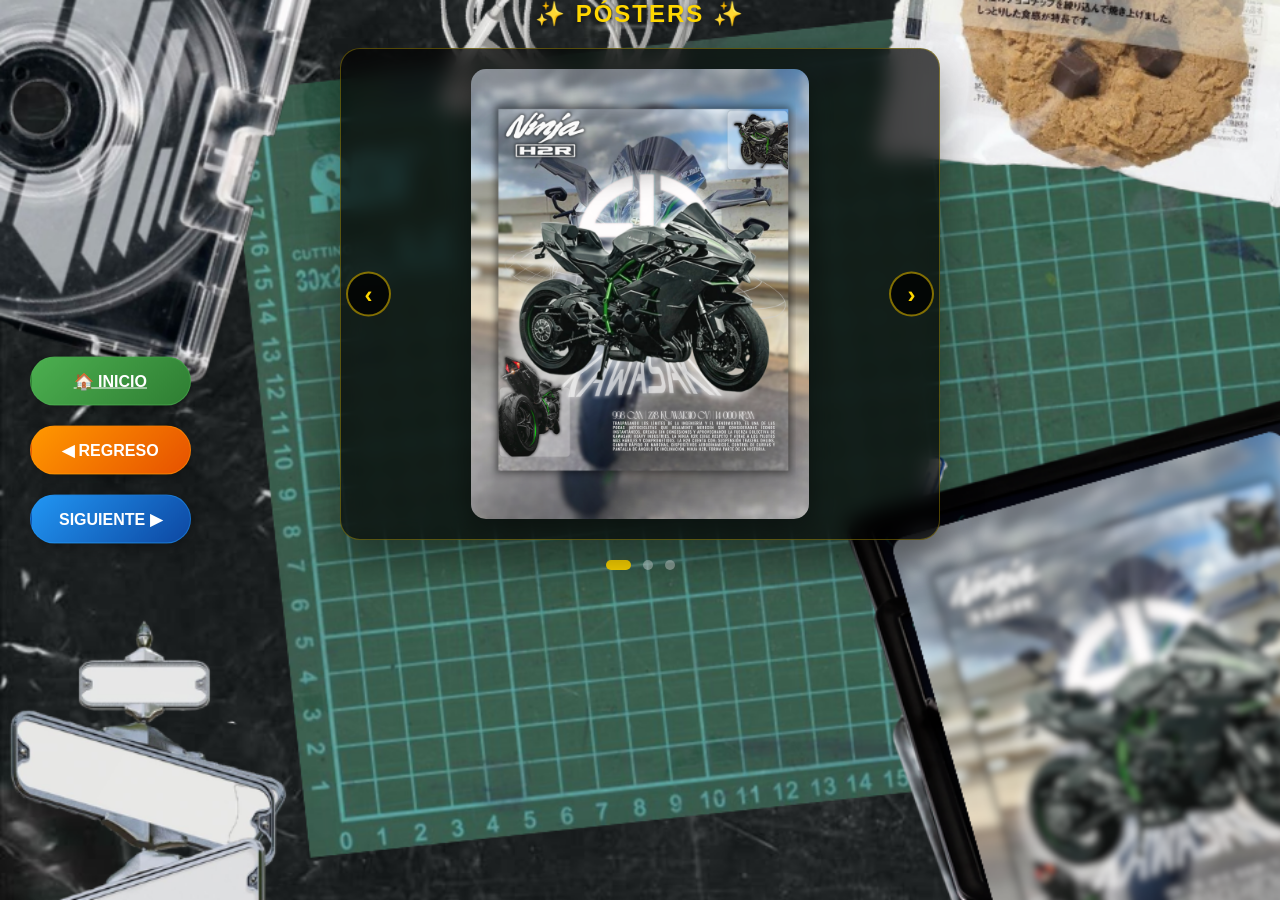
<file: 03-maquetacion-cv/portafolio/posters.html>
<!DOCTYPE html>
<html lang="es">
<head>
    <meta charset="UTF-8">
    <meta name="viewport" content="width=device-width, initial-scale=1.0">
    <title>Portafolio - Pósters</title>
    
    <link rel="icon" type="image/svg+xml" href="data:image/svg+xml, 
<svg xmlns='http://www.w3.org/2000/svg' viewBox='0 0 100 100'> 
<text y='.9em' font-size='90'>🦖</text> </svg>"> 

    <!-- ✅ ANTI-CACHÉ -->
    <meta http-equiv="Cache-Control" content="no-cache, no-store, must-revalidate">
    <meta http-equiv="Pragma" content="no-cache">
    <meta http-equiv="Expires" content="0">
    
    <style>
        * {
            margin: 0;
            padding: 0;
            box-sizing: border-box;
        }

        /* ✅ Fondo corregido */
        body {
            background-image: url("../img/fondo-secciones.png");
            background-repeat: no-repeat;
            background-size: cover;
            background-position: center top;
            background-attachment: scroll;
            background-color: #000;
            min-height: 100vh;
            width: 100%;
            font-family: 'Segoe UI', Tahoma, Geneva, Verdana, sans-serif;
            position: relative;
            overflow-x: hidden;
        }

        /* ========== CONTENEDOR PRINCIPAL FLEX ========== */
        .main-container {
            display: flex;
            justify-content: center;
            align-items: center;
            min-height: 100vh;
            gap: 40px;
            padding: 20px;
            flex-wrap: wrap;
        }

        /* ========== BOTONES EN COLUMNA (LADO IZQUIERDO) ========== */
        .botones-columna {
            position: fixed;
            left: 30px;
            top: 50%;
            transform: translateY(-50%);
            display: flex;
            flex-direction: column;
            gap: 20px;
            z-index: 1000;
        }

        .boton-nav {
            padding: 14px 28px;
            font-size: 16px;
            font-weight: bold;
            border: none;
            border-radius: 30px;
            cursor: pointer;
            font-family: 'Segoe UI', Tahoma, Geneva, Verdana, sans-serif;
            transition: all 0.3s ease;
            text-align: center;
            box-shadow: 0 4px 15px rgba(0, 0, 0, 0.3);
        }

        .boton-nav:hover {
            transform: translateX(5px) scale(1.05);
        }

        .boton-nav:active {
            transform: translateX(2px) scale(0.98);
        }

        .btn-inicio {
            background: linear-gradient(135deg, #4CAF50, #2E7D32);
            color: white;
            border: 1px solid rgba(76, 175, 80, 0.5);
        }

        .btn-inicio:hover {
            background: linear-gradient(135deg, #45a049, #1B5E20);
        }

        .btn-regreso {
            background: linear-gradient(135deg, #ff9800, #E65100);
            color: white;
            border: 1px solid rgba(255, 152, 0, 0.5);
        }

        .btn-regreso:hover {
            background: linear-gradient(135deg, #e68900, #BF360C);
        }

        .btn-siguiente {
            background: linear-gradient(135deg, #2196F3, #0D47A1);
            color: white;
            border: 1px solid rgba(33, 150, 243, 0.5);
        }

        .btn-siguiente:hover {
            background: linear-gradient(135deg, #0b7dda, #1565C0);
        }

        /* ========== CARRUSEL CENTRAL ========== */
        .carrusel-container {
            position: relative;
            width: 600px;
            max-width: 85vw;
            margin: 0 auto;
            z-index: 999;
        }

        .carrusel {
            position: relative;
            width: 100%;
            overflow: hidden;
            border-radius: 20px;
            background: rgba(0, 0, 0, 0.7);
            backdrop-filter: blur(10px);
            padding: 20px;
            border: 1px solid rgba(255, 215, 0, 0.3);
            box-shadow: 0 20px 40px rgba(0, 0, 0, 0.4);
        }

        .carrusel-track {
            display: flex;
            transition: transform 0.5s ease-in-out;
            gap: 20px;
        }

        .carrusel-item {
            min-width: 100%;
            text-align: center;
            display: flex;
            justify-content: center;
            align-items: center;
        }

        .carrusel-item img {
            width: auto;
            max-width: 90%;
            max-height: 450px;
            border-radius: 15px;
            box-shadow: 0 10px 30px rgba(0, 0, 0, 0.4);
            transition: transform 0.3s ease;
            cursor: pointer;
        }

        .carrusel-item img:hover {
            transform: scale(1.02);
        }

        /* Botones del carrusel */
        .carrusel-btn {
            position: absolute;
            top: 50%;
            transform: translateY(-50%);
            background: rgba(0, 0, 0, 0.8);
            color: #FFD700;
            border: 2px solid rgba(255, 215, 0, 0.5);
            width: 45px;
            height: 45px;
            border-radius: 50%;
            cursor: pointer;
            font-size: 24px;
            font-weight: bold;
            transition: all 0.2s ease;
            z-index: 10;
            display: flex;
            align-items: center;
            justify-content: center;
        }

        .carrusel-btn:hover {
            background: rgba(255, 215, 0, 0.9);
            color: black;
            transform: translateY(-50%) scale(1.1);
        }

        .carrusel-prev {
            left: 5px;
        }

        .carrusel-next {
            right: 5px;
        }

        /* Indicadores */
        .carrusel-indicadores {
            display: flex;
            justify-content: center;
            gap: 12px;
            margin-top: 20px;
        }

        .indicador {
            width: 10px;
            height: 10px;
            border-radius: 50%;
            background: rgba(255, 255, 255, 0.4);
            cursor: pointer;
            transition: all 0.2s ease;
        }

        .indicador.activo {
            background: #FFD700;
            width: 25px;
            border-radius: 5px;
        }

        .indicador:hover {
            background: rgba(255, 215, 0, 0.8);
            transform: scale(1.2);
        }

        /* Título */
        .carrusel-titulo {
            text-align: center;
            color: #FFD700;
            font-size: 24px;
            margin-bottom: 20px;
            letter-spacing: 2px;
            font-weight: bold;
            text-shadow: 0 2px 5px rgba(0,0,0,0.5);
        }

        /* ========== RESPONSIVE ========== */
        @media (max-width: 900px) {
            .botones-columna {
                position: fixed;
                bottom: 20px;
                top: auto;
                left: 50%;
                transform: translateX(-50%);
                flex-direction: row;
                gap: 15px;
                background: rgba(0, 0, 0, 0.8);
                padding: 12px 20px;
                border-radius: 50px;
                backdrop-filter: blur(10px);
                z-index: 1001;
            }
            
            .boton-nav {
                padding: 10px 20px;
                font-size: 14px;
            }
            
            .boton-nav:hover {
                transform: translateY(3px) scale(1.05);
            }
            
            .carrusel-container {
                width: 90%;
                margin-top: 20px;
            }
            
            .carrusel-btn {
                width: 35px;
                height: 35px;
                font-size: 18px;
            }
            
            .carrusel-titulo {
                font-size: 20px;
            }
            
            .carrusel-item img {
                max-height: 350px;
            }
        }

        @media (max-width: 600px) {
            .botones-columna {
                gap: 10px;
                padding: 10px 15px;
            }
            
            .boton-nav {
                padding: 8px 16px;
                font-size: 12px;
            }
            
            .carrusel-container {
                width: 95%;
            }
            
            .carrusel-item img {
                max-height: 300px;
            }
            
            .carrusel-titulo {
                font-size: 18px;
            }
        }
    </style>
</head>
<body>

    <!-- ========== BOTONES EN COLUMNA (LADO IZQUIERDO) ========== -->
    <div class="botones-columna">
        <a href="../index.html" class="boton-nav btn-inicio" id="btnInicio">
            🏠 INICIO
        </a>

        <button class="boton-nav btn-regreso" id="btnRegreso">
            ◀ REGRESO
        </button>

        <button class="boton-nav btn-siguiente" id="btnSiguiente">
            SIGUIENTE ▶
        </button>
    </div>

    <!-- ========== CARRUSEL CENTRAL ========== -->
    <div class="carrusel-container">
        <div class="carrusel-titulo">
            ✨ PÓSTERS ✨
        </div>
        <div class="carrusel">
            <button class="carrusel-btn carrusel-prev" id="btnPrev">‹</button>
            <div class="carrusel-track" id="carruselTrack">
                <!-- Elemento 1 -->
                <div class="carrusel-item">
                    <img src="../img/Póster-Moto.png" alt="Póster Moto" onerror="this.src='https://via.placeholder.com/500x400?text=Póster+Moto'">
                </div>
                <!-- Elemento 2 -->
                <div class="carrusel-item">
                    <img src="../img/Póster-Primavera.png" alt="Póster Primavera" onerror="this.src='https://via.placeholder.com/500x400?text=Póster+Primavera'">
                </div>
                <!-- Elemento 3 -->
                <div class="carrusel-item">
                    <img src="../img/Póster-TDD.png" alt="Póster TDD" onerror="this.src='https://via.placeholder.com/500x400?text=Póster+TDD'">
                </div>
            </div>
            <button class="carrusel-btn carrusel-next" id="btnNext">›</button>
        </div>
        <div class="carrusel-indicadores" id="indicadores"></div>
    </div>

    <script>
        // ========== CARRUSEL ==========
        const track = document.getElementById('carruselTrack');
        const items = document.querySelectorAll('.carrusel-item');
        const btnPrev = document.getElementById('btnPrev');
        const btnNext = document.getElementById('btnNext');
        const contenedorIndicadores = document.getElementById('indicadores');
        
        let currentIndex = 0;
        const totalItems = items.length;

        // ✅ Crear indicadores dinámicamente
        function crearIndicadores() {
            if (!contenedorIndicadores) return;
            contenedorIndicadores.innerHTML = '';
            for (let i = 0; i < totalItems; i++) {
                const indicador = document.createElement('div');
                indicador.classList.add('indicador');
                if (i === 0) indicador.classList.add('activo');
                indicador.addEventListener('click', () => {
                    currentIndex = i;
                    actualizarCarrusel();
                });
                contenedorIndicadores.appendChild(indicador);
            }
        }

        function actualizarCarrusel() {
            const desplazamiento = currentIndex * 100;
            track.style.transform = `translateX(-${desplazamiento}%)`;
            const indicadores = document.querySelectorAll('.indicador');
            indicadores.forEach((ind, idx) => {
                if (idx === currentIndex) ind.classList.add('activo');
                else ind.classList.remove('activo');
            });
        }

        function siguienteSlide() {
            currentIndex = (currentIndex + 1) % totalItems;
            actualizarCarrusel();
        }

        function anteriorSlide() {
            currentIndex = (currentIndex - 1 + totalItems) % totalItems;
            actualizarCarrusel();
        }

        if (btnNext) btnNext.addEventListener('click', siguienteSlide);
        if (btnPrev) btnPrev.addEventListener('click', anteriorSlide);

        // Teclado
        document.addEventListener('keydown', (e) => {
            if (e.key === 'ArrowLeft') anteriorSlide();
            else if (e.key === 'ArrowRight') siguienteSlide();
        });

        // ========== FUNCIONES DE NAVEGACIÓN ==========
        const btnInicio = document.getElementById('btnInicio');
        const btnRegreso = document.getElementById('btnRegreso');
        const btnSiguienteNav = document.getElementById('btnSiguiente');

        // ✅ RUTAS RELATIVAS CORREGIDAS
        if (btnRegreso) {
            btnRegreso.addEventListener('click', () => {
                window.location.href = 'infografia.html';
            });
        }
        
        if (btnSiguienteNav) {
            btnSiguienteNav.addEventListener('click', () => {
                window.location.href = 'logos.html';
            });
        }
        
        if (btnInicio) {
            btnInicio.addEventListener('click', (e) => {
                e.preventDefault();
                window.location.href = '../index.html';
            });
        }

        // ========== VERIFICAR IMÁGENES ==========
        function verificarImagenes() {
            const imagenes = document.querySelectorAll('.carrusel-item img');
            imagenes.forEach(img => {
                img.addEventListener('error', () => {
                    console.warn(`⚠️ Imagen no encontrada: ${img.src}`);
                });
                img.addEventListener('load', () => {
                    console.log(`✅ Imagen cargada: ${img.src.split('/').pop()}`);
                });
            });
        }

        // ========== INICIALIZAR ==========
        crearIndicadores();
        actualizarCarrusel();
        verificarImagenes();
        
        console.log("%c🎨 Pósters - Carrusel con Botones en Columna", "color: #FFD700; font-size: 14px; font-weight: bold");
        console.log("✅ Botones en COLUMNA a la izquierda del carrusel");
        console.log("✅ En móviles se convierten en fila en la parte inferior");
        console.log("✅ Gradientes profesionales en botones");
        console.log("✅ Rutas relativas (funciona en GitHub Pages)");
        console.log("━━━━━━━━━━━━━━━━━━━━━━━━━━━━━━━━━━━━━━━");
        console.log(`📊 Total de pósters: ${totalItems}`);
    </script>
</body>
</html>
</file>
<file: 05-Generador-Excusas/main.css>
@import url('https://fonts.googleapis.com/css2?family=Poppins:wght@300;400;500;600;700;800&display=swap');

* {
    margin: 0;
    padding: 0;
    box-sizing: border-box;
}

:root {
    --bg-primary: #0f0c1f;
    --bg-secondary: #1a1635;
    --accent-primary: #8b5cf6;
    --accent-secondary: #ec4899;
    --accent-glow: #c084fc;
    --text-light: #f8fafc;
    --text-muted: #cbd5e1;
    --card-bg: rgba(30, 27, 58, 0.7);
    --glass-border: rgba(139, 92, 246, 0.3);
    --shadow-sm: 0 8px 20px rgba(0, 0, 0, 0.3);
    --shadow-md: 0 15px 35px rgba(0, 0, 0, 0.4);
    --shadow-lg: 0 25px 50px rgba(0, 0, 0, 0.5);
    --radius-lg: 24px;
    --radius-md: 16px;
    --radius-sm: 12px;
}

body {
    font-family: 'Poppins', system-ui, sans-serif;
    background: linear-gradient(135deg, #0f0c1f 0%, #1a1635 50%, #0f0c1f 100%);
    min-height: 100vh;
    display: flex;
    flex-direction: column;
    align-items: center;
    justify-content: center;
    padding: 2rem;
    position: relative;
    overflow-x: hidden;
}

/* Efecto de fondo animado */
body::before {
    content: '';
    position: fixed;
    width: 200%;
    height: 200%;
    top: -50%;
    left: -50%;
    background: radial-gradient(circle at 30% 40%, rgba(139, 92, 246, 0.15) 0%, transparent 60%);
    animation: floatBg 20s infinite alternate;
    pointer-events: none;
    z-index: 0;
}

@keyframes floatBg {
    0% {
        transform: translate(0, 0);
        opacity: 0.5;
    }
    100% {
        transform: translate(5%, 5%);
        opacity: 1;
    }
}

@keyframes twinkle {
    0%, 100% { opacity: 0.05; transform: scale(1); }
    50% { opacity: 0.15; transform: scale(1.1); }
}

/* Título principal */
h1 {
    text-align: center;
    font-size: 2.5rem;
    font-weight: 800;
    margin-bottom: 2rem;
    background: linear-gradient(135deg, #c084fc, #ec4899, #8b5cf6);
    background-clip: text;
    -webkit-background-clip: text;
    color: transparent;
    letter-spacing: -0.02em;
    position: relative;
    z-index: 2;
    display: inline-flex;
    align-items: center;
    justify-content: center;
    gap: 15px;
    flex-wrap: wrap;
    animation: slideDown 0.6s ease;
}

h1::before {
    content: '✧';
    font-size: 2rem;
    background: none;
    background-clip: unset;
    -webkit-background-clip: unset;
    color: #c084fc;
}

h1::after {
    content: '✧';
    font-size: 2rem;
    background: none;
    background-clip: unset;
    -webkit-background-clip: unset;
    color: #ec4899;
}

@keyframes slideDown {
    from {
        opacity: 0;
        transform: translateY(-30px);
    }
    to {
        opacity: 1;
        transform: translateY(0);
    }
}

/* Tarjeta de excusa */
main#excusa {
    max-width: 700px;
    width: 100%;
    min-height: 250px;
    background: var(--card-bg);
    backdrop-filter: blur(16px);
    border: 1px solid var(--glass-border);
    border-radius: var(--radius-lg);
    padding: 2rem;
    box-shadow: var(--shadow-md);
    transition: all 0.3s cubic-bezier(0.4, 0, 0.2, 1);
    position: relative;
    z-index: 2;
    display: flex;
    align-items: center;
    justify-content: center;
    text-align: center;
    font-size: 1.4rem;
    font-weight: 500;
    line-height: 1.6;
    color: var(--text-light);
    word-break: break-word;
    white-space: pre-wrap;
    animation: fadeInUp 0.5s ease;
}

main#excusa:hover {
    transform: translateY(-5px);
    border-color: rgba(139, 92, 246, 0.6);
    box-shadow: var(--shadow-lg);
}

/* Línea decorativa superior */
main#excusa::before {
    content: '';
    position: absolute;
    top: 0;
    left: 50%;
    transform: translateX(-50%);
    width: 100px;
    height: 3px;
    background: linear-gradient(90deg, transparent, var(--accent-primary), var(--accent-secondary), transparent);
    border-radius: 3px;
}

/* Comillas decorativas */
main#excusa::after {
    content: '”';
    position: absolute;
    bottom: 15px;
    right: 25px;
    font-size: 4rem;
    font-family: 'Georgia', serif;
    opacity: 0.15;
    color: var(--accent-primary);
}

/* Botón principal */
button#generar {
    background: linear-gradient(135deg, #8b5cf6, #ec4899);
    border: none;
    padding: 1rem 2.5rem;
    border-radius: 60px;
    font-size: 1.2rem;
    font-weight: 600;
    font-family: 'Poppins', sans-serif;
    color: rgb(255, 255, 255);
    cursor: pointer;
    transition: all 0.3s ease;
    margin-top: 2rem;
    box-shadow: 0 8px 25px rgba(139, 92, 246, 0.4);
    position: relative;
    z-index: 2;
    overflow: hidden;
    display: inline-flex;
    align-items: center;
    gap: 12px;
}

button#generar::before {
    content: '🎲';
    font-size: 1.3rem;
    transition: transform 0.3s ease;
}

button#generar::after {
    content: '🎲';
    font-size: 1.3rem;
    transition: transform 0.3s ease;
}

button#generar:hover::before {
    transform: rotate(90deg);
}

button#generar:hover::after {
    transform: rotate(180deg);
}

button#generar:hover {
    transform: scale(1.05);
    box-shadow: 0 12px 35px rgba(139, 92, 246, 0.6);
    background: linear-gradient(135deg, #9b6bff, #f05ba8);
}

button#generar:active {
    transform: scale(0.98);
}

/* Efecto de onda al hacer clic */
button#generar:active {
    animation: ripple 0.3s ease-out;
}

@keyframes ripple {
    0% {
        box-shadow: 0 0 0 0 rgba(139, 92, 246, 0.7);
    }
    100% {
        box-shadow: 0 0 0 20px rgba(139, 92, 246, 0);
    }
}

/* Animación de entrada de la excusa */
@keyframes fadeInUp {
    from {
        opacity: 0;
        transform: translateY(20px);
    }
    to {
        opacity: 1;
        transform: translateY(0);
    }
}

/* Animación para cambiar excusa */
.excusa-change {
    animation: pulse 0.3s ease-out;
}

@keyframes pulse {
    0% {
        transform: scale(1);
        opacity: 0.7;
    }
    50% {
        transform: scale(1.02);
        opacity: 1;
    }
    100% {
        transform: scale(1);
        opacity: 1;
    }
}

/* Contador de excusas (opcional - agregar en HTML) */
.counter-container {
    margin-top: 1.5rem;
    text-align: center;
    position: relative;
    z-index: 2;
}

.counter-badge {
    background: rgba(139, 92, 246, 0.2);
    backdrop-filter: blur(8px);
    padding: 0.5rem 1.2rem;
    border-radius: 40px;
    font-size: 0.85rem;
    font-weight: 500;
    color: var(--text-muted);
    display: inline-flex;
    align-items: center;
    gap: 8px;
    border: 1px solid rgba(139, 92, 246, 0.3);
}

/* Footer decorativo */
.footer-decoration {
    margin-top: 2.5rem;
    text-align: center;
    font-size: 0.7rem;
    color: rgba(203, 213, 225, 0.4);
    position: relative;
    z-index: 2;
    display: flex;
    justify-content: center;
    gap: 20px;
    flex-wrap: wrap;
}

.footer-decoration span {
    display: inline-flex;
    align-items: center;
    gap: 5px;
}

/* Responsive */
@media (max-width: 600px) {
    body {
        padding: 1rem;
    }
    
    h1 {
        font-size: 1.6rem;
    }
    
    h1::before,
    h1::after {
        font-size: 1.3rem;
    }
    
    main#excusa {
        font-size: 1.1rem;
        padding: 1.5rem;
        min-height: 200px;
    }
    
    button#generar {
        padding: 0.8rem 1.8rem;
        font-size: 1rem;
    }
}

/* Scrollbar bonito */
::-webkit-scrollbar {
    width: 8px;
}

::-webkit-scrollbar-track {
    background: #1a1635;
}

::-webkit-scrollbar-thumb {
    background: linear-gradient(135deg, #8b5cf6, #ec4899);
    border-radius: 10px;
}

::-webkit-scrollbar-thumb:hover {
    background: linear-gradient(135deg, #9b6bff, #f05ba8);
}
</file>
